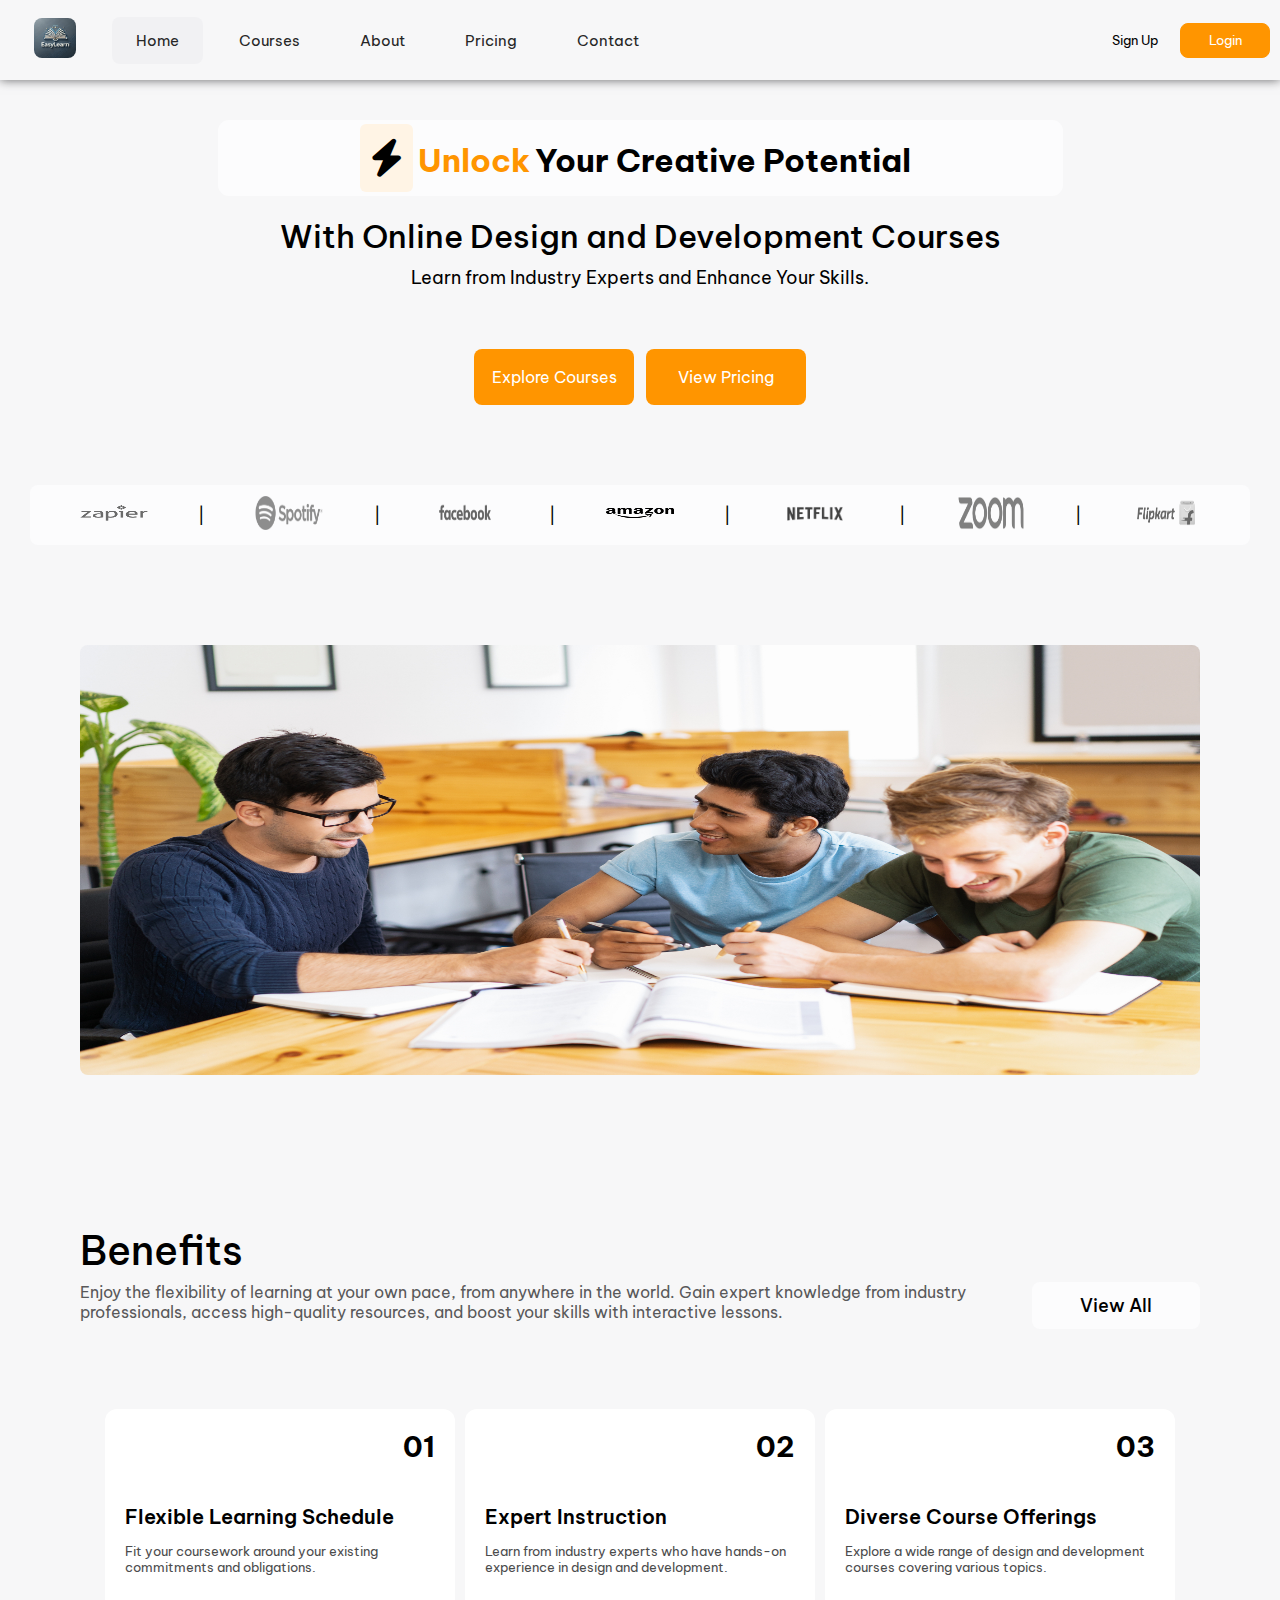
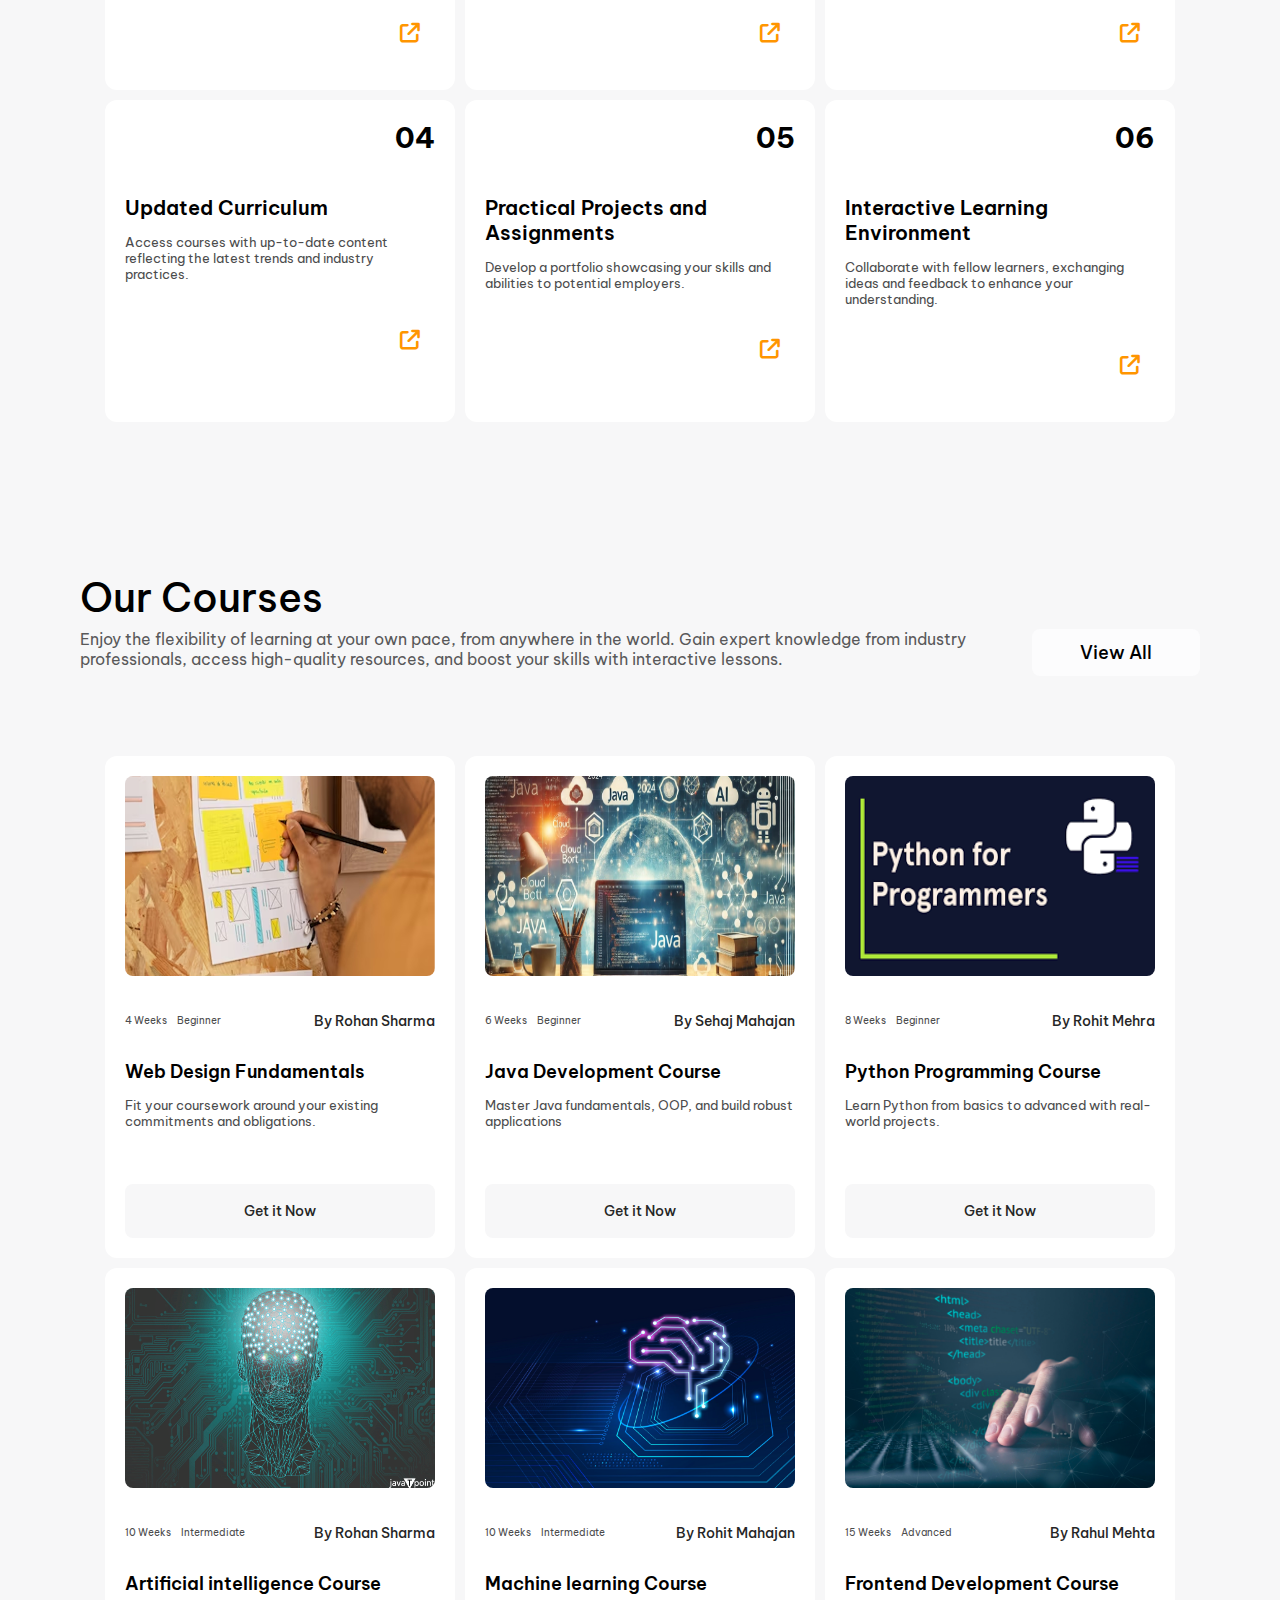
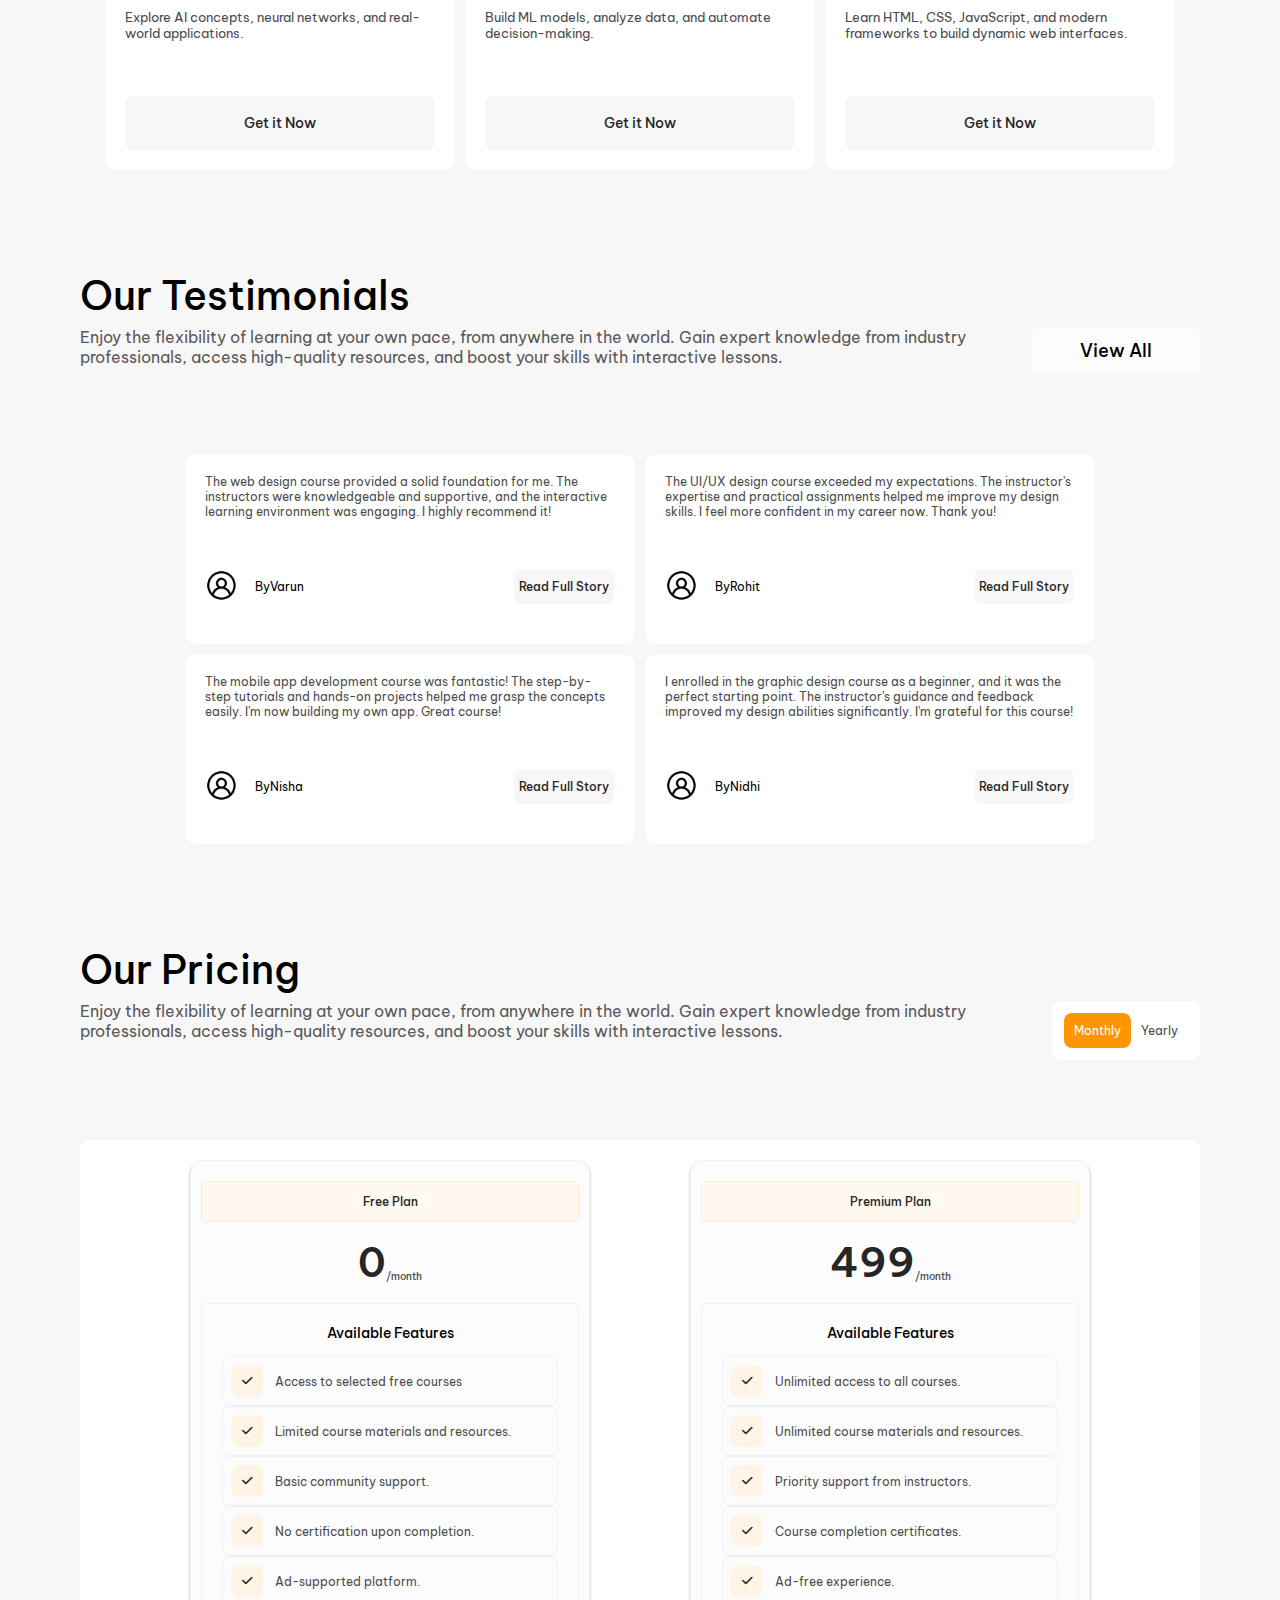
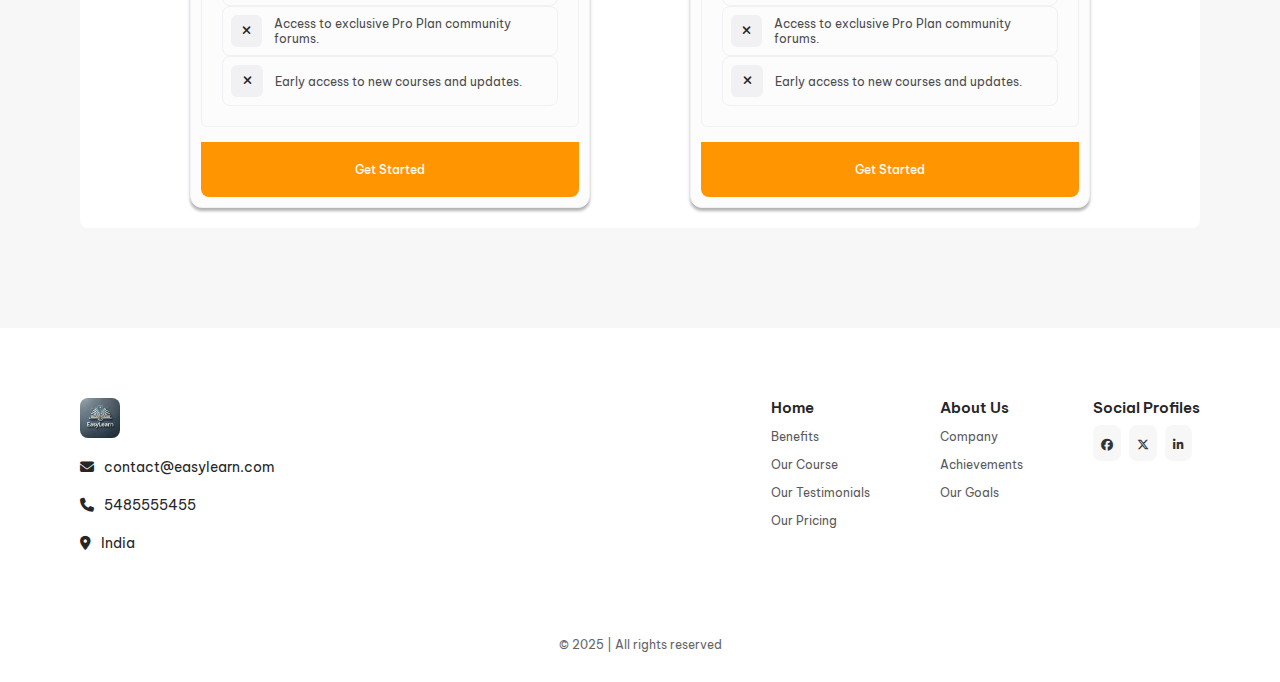
<file: index.html>
<!DOCTYPE html>
<html lang="en">

<head>
    <meta charset="UTF-8">
    <meta name="viewport" content="width=device-width, initial-scale=1.0">
    <link rel="preconnect" href="https://fonts.googleapis.com">
    <link rel="preconnect" href="https://fonts.gstatic.com" crossorigin>
    <link
        href="https://fonts.googleapis.com/css2?family=Be+Vietnam+Pro:ital,wght@0,100;0,200;0,300;0,400;0,500;0,600;0,700;0,800;0,900;1,100;1,200;1,300;1,400;1,500;1,600;1,700;1,800;1,900&family=Poppins:ital,wght@0,100;0,200;0,300;0,400;0,500;0,600;0,700;0,800;0,900;1,100;1,200;1,300;1,400;1,500;1,600;1,700;1,800;1,900&display=swap"
        rel="stylesheet">
    <link rel="stylesheet" href="https://cdnjs.cloudflare.com/ajax/libs/font-awesome/6.7.2/css/all.min.css"
        integrity="sha512-Evv84Mr4kqVGRNSgIGL/F/aIDqQb7xQ2vcrdIwxfjThSH8CSR7PBEakCr51Ck+w+/U6swU2Im1vVX0SVk9ABhg=="
        crossorigin="anonymous" referrerpolicy="no-referrer" />
    <link rel="icon" type="image/x-icon" href="images/favicon.ico">
    <link rel="stylesheet" href="style.css">
    <title>EasyLearn</title>
</head>

<body>
    <nav>
        <div id="nav-left">
            <ul>
                <li><i class="fa-solid fa-bars"></i></li>
                <li><img src="images/logo.png" alt=""></li>
                <li style="background-color: var(--white95);border-radius: 8px;"><a href="index.html">Home</a></li>
                <li><a href="./pages/courses/courses.html">Courses</a></li>
                <li><a href="./pages/about/about.html">About</a></li>
                <li><a href="./pages/pricing/pricing.html">Pricing</a></li>
                <li><a href="./pages/contact/contact.html">Contact</a></li>
            </ul>
        </div>
        <div id="nav-right">
            <ul>
                <li><a href="/pages/signUp/signUp.html"><button>Sign Up</button></a></li>
                <li><a href="/pages/login/login.html"><button>Login</button></a></li>
            </ul>
        </div>
    </nav>

    <section id="hero-section">
        <div class="container">
            <div id="hcs-1"><span><i class="fa-solid fa-bolt"></i></span><span>Unlock</span>Your Creative Potential
            </div>
            <div id="hcs-2">With Online Design and Development Courses</div>
            <div id="hcs-3">Learn from Industry Experts and Enhance Your Skills.</div>
            <div id="hcs-4"><a href="/pages/courses/courses.html"><button>Explore Courses</button></a><a href="/pages/pricing/pricing.html"><button>View Pricing</button></a></div>
        </div>
    </section>

    <section id="companies">
        <div><img src="images/zapier-logo.png" alt=""></div>
        <div class="separator">|</div>
        <div><img src="images/spotify-logo.png" alt=""></div>
        <div class="separator">|</div>
        <div><img src="images/facebook-logo.png" alt=""></div>
        <div class="separator">|</div>
        <div><img src="images/amazon-logo.png" alt=""></div>
        <div class="separator">|</div>
        <div><img src="images/netflix-logo.png" alt=""></div>
        <div class="separator">|</div>
        <div><img src="images/zoom-logo.png" alt=""></div>
        <div class="separator">|</div>
        <div><img src="images/flipkart-logo.png" alt=""></div>
    </section>

    <section id="banner">
        <img src="images/banner.jpg" alt="">
    </section>

    <section id="benefits">
        <div id="benefits-heading">Benefits</div>
        <div id="benefits-para">
            <p> Enjoy the flexibility of learning at your own pace, from anywhere in the world. Gain expert knowledge
                from industry professionals, access high-quality resources, and boost your skills with interactive
                lessons.</p>
            <a href="./pages/benefits/benefits.html"><button>View All</button></a>
        </div>
        <div id="benefits-cards">
            <div class="bc-card">
                <div class="bc-card-num">01</div>
                <div class="bc-card-heading">Flexible Learning Schedule</div>
                <div class="bc-card-para">Fit your coursework around your existing commitments and obligations.</div>
                <div class="bc-card-link"><i class="fa-solid fa-arrow-up-right-from-square"></i></div>
            </div>
            <div class="bc-card">
                <div class="bc-card-num">02</div>
                <div class="bc-card-heading">Expert Instruction</div>
                <div class="bc-card-para">Learn from industry experts who have hands-on experience in design and development.</div>
                <div class="bc-card-link"><i class="fa-solid fa-arrow-up-right-from-square"></i></div>
            </div>
            <div class="bc-card">
                <div class="bc-card-num">03</div>
                <div class="bc-card-heading">Diverse Course Offerings</div>
                <div class="bc-card-para">Explore a wide range of design and development courses covering various topics.</div>
                <div class="bc-card-link"><i class="fa-solid fa-arrow-up-right-from-square"></i></div>
            </div>
            <div class="bc-card">
                <div class="bc-card-num">04</div>
                <div class="bc-card-heading">Updated Curriculum</div>
                <div class="bc-card-para">Access courses with up-to-date content reflecting the latest trends and industry practices.</div>
                <div class="bc-card-link"><i class="fa-solid fa-arrow-up-right-from-square"></i></div>
            </div>
            <div class="bc-card">
                <div class="bc-card-num">05</div>
                <div class="bc-card-heading">Practical Projects and Assignments</div>
                <div class="bc-card-para">Develop a portfolio showcasing your skills and abilities to potential employers.</div>
                <div class="bc-card-link"><i class="fa-solid fa-arrow-up-right-from-square"></i></div>
            </div>
            <div class="bc-card">
                <div class="bc-card-num">06</div>
                <div class="bc-card-heading">Interactive Learning Environment</div>
                <div class="bc-card-para">Collaborate with fellow learners, exchanging ideas and feedback to enhance your understanding.</div>
                <div class="bc-card-link"><i class="fa-solid fa-arrow-up-right-from-square"></i></div>
            </div>
        </div>
    </section>

    <section id="courses">
        <div id="courses-heading">Our Courses</div>
        <div id="courses-para">
            <p> Enjoy the flexibility of learning at your own pace, from anywhere in the world. Gain expert knowledge
                from industry professionals, access high-quality resources, and boost your skills with interactive
                lessons.</p>
            <a href="./pages/courses/courses.html"><button>View All</button></a>
        </div>
        <div id="courses-cards">

            <div class="cc-card">
                <div class="cc-card-img"><img src="images/course.png" alt=""></div>
                <div class="cc-card-brief">
                    <div class="cc-card-brief-left">
                        <div class="cc-card-brief-duration">4 Weeks</div>
                        <div class="cc-card-brief-proficiency">Beginner</div>
                    </div>
                    <div class="cc-card-brief-right">
                        <div class="cc-card-brief-author"><span>By </span><span>Rohan Sharma</span></div>
                    </div>
                </div>
                <div class="cc-card-heading">Web Design Fundamentals</div>
                <div class="cc-card-para">Fit your coursework around your existing commitments and obligations.</div>
                <button class="cc-card-button">Get it Now</button>
            </div>
            <div class="cc-card">
                <div class="cc-card-img"><img src="images/java-image.png" alt=""></div>
                <div class="cc-card-brief">
                    <div class="cc-card-brief-left">
                        <div class="cc-card-brief-duration">6 Weeks</div>
                        <div class="cc-card-brief-proficiency">Beginner</div>
                    </div>
                    <div class="cc-card-brief-right">
                        <div class="cc-card-brief-author"><span>By </span><span>Sehaj Mahajan</span></div>
                    </div>
                </div>
                <div class="cc-card-heading">Java Development Course</div>
                <div class="cc-card-para">Master Java fundamentals, OOP, and build robust applications</div>
                <button class="cc-card-button">Get it Now</button>
            </div>
            <div class="cc-card">
                <div class="cc-card-img"><img src="images/python-image.png" alt=""></div>
                <div class="cc-card-brief">
                    <div class="cc-card-brief-left">
                        <div class="cc-card-brief-duration">8 Weeks</div>
                        <div class="cc-card-brief-proficiency">Beginner</div>
                    </div>
                    <div class="cc-card-brief-right">
                        <div class="cc-card-brief-author"><span>By </span><span>Rohit Mehra</span></div>
                    </div>
                </div>
                <div class="cc-card-heading">Python Programming Course</div>
                <div class="cc-card-para">Learn Python from basics to advanced with real-world projects.</div>
                <button class="cc-card-button">Get it Now</button>
            </div>
            <div class="cc-card">
                <div class="cc-card-img"><img src="images/artificial-intelligence-image.png" alt=""></div>
                <div class="cc-card-brief">
                    <div class="cc-card-brief-left">
                        <div class="cc-card-brief-duration">10 Weeks</div>
                        <div class="cc-card-brief-proficiency">Intermediate</div>
                    </div>
                    <div class="cc-card-brief-right">
                        <div class="cc-card-brief-author"><span>By </span><span>Rohan Sharma</span></div>
                    </div>
                </div>
                <div class="cc-card-heading">Artificial intelligence Course</div>
                <div class="cc-card-para">Explore AI concepts, neural networks, and real-world applications.</div>
                <button class="cc-card-button">Get it Now</button>
            </div>
            <div class="cc-card">
                <div class="cc-card-img"><img src="images/machine-learning-image.png" alt=""></div>
                <div class="cc-card-brief">
                    <div class="cc-card-brief-left">
                        <div class="cc-card-brief-duration">10 Weeks</div>
                        <div class="cc-card-brief-proficiency">Intermediate</div>
                    </div>
                    <div class="cc-card-brief-right">
                        <div class="cc-card-brief-author"><span>By </span><span>Rohit Mahajan</span></div>
                    </div>
                </div>
                <div class="cc-card-heading">Machine learning Course</div>
                <div class="cc-card-para">Build ML models, analyze data, and automate decision-making.</div>
                <button class="cc-card-button">Get it Now</button>
            </div>
            <div class="cc-card">
                <div class="cc-card-img"><img src="images/frontend-course-image.jpg" alt=""></div>
                <div class="cc-card-brief">
                    <div class="cc-card-brief-left">
                        <div class="cc-card-brief-duration">15 Weeks</div>
                        <div class="cc-card-brief-proficiency">Advanced</div>
                    </div>
                    <div class="cc-card-brief-right">
                        <div class="cc-card-brief-author"><span>By </span><span>Rahul Mehta</span></div>
                    </div>
                </div>
                <div class="cc-card-heading">Frontend Development Course</div>
                <div class="cc-card-para">Learn HTML, CSS, JavaScript, and modern frameworks to build dynamic web interfaces.</div>
                <button class="cc-card-button">Get it Now</button>
            </div>
        </div>
    </section>

    <section id="testimonials">
        <div id="testimonials-heading">Our Testimonials</div>
        <div id="testimonials-para">
            <p> Enjoy the flexibility of learning at your own pace, from anywhere in the world. Gain expert knowledge
                from industry professionals, access high-quality resources, and boost your skills with interactive
                lessons.</p>
            <a href="./pages/testimonials/testimonials.html"><button>View All</button></a>
        </div>
        <div id="testimonials-cards">
            <div class="tc-card">
                <div class="tc-card-para">The web design course provided a solid foundation for me. The instructors were knowledgeable and supportive, and the interactive learning environment was engaging. I highly recommend it!</div>
                <div class="tc-card-brief">
                    <div class="tc-card-brief-left">
                        <img src="images/testimonial-image.png" alt="" class="tc-card-brief-img">
                        <div class="tc-card-brief-author"><span>By</span><span>Varun</span></div>
                    </div>
                    <div class="tc-card-brief-right">
                        <button class="tc-card-button">Read Full Story</button>
                    </div>
                </div>
            </div>
            <div class="tc-card">
                <div class="tc-card-para">The UI/UX design course exceeded my expectations. The instructor's expertise and practical assignments helped me improve my design skills. I feel more confident in my career now. Thank you!</div>
                <div class="tc-card-brief">
                    <div class="tc-card-brief-left">
                        <img src="images/testimonial-image.png" alt="" class="tc-card-brief-img">
                        <div class="tc-card-brief-author"><span>By</span><span>Rohit</span></div>
                    </div>
                    <div class="tc-card-brief-right">
                        <button class="tc-card-button">Read Full Story</button>
                    </div>
                </div>
            </div>
            <div class="tc-card">
                <div class="tc-card-para">The mobile app development course was fantastic! The step-by-step tutorials and hands-on projects helped me grasp the concepts easily. I'm now building my own app. Great course!</div>
                <div class="tc-card-brief">
                    <div class="tc-card-brief-left">
                        <img src="images/testimonial-image.png" alt="" class="tc-card-brief-img">
                        <div class="tc-card-brief-author"><span>By</span><span>Nisha</span></div>
                    </div>
                    <div class="tc-card-brief-right">
                        <button class="tc-card-button">Read Full Story</button>
                    </div>
                </div>
            </div>
            <div class="tc-card">
                <div class="tc-card-para">I enrolled in the graphic design course as a beginner, and it was the perfect starting point. The instructor's guidance and feedback improved my design abilities significantly. I'm grateful for this course!</div>
                <div class="tc-card-brief">
                    <div class="tc-card-brief-left">
                        <img src="images/testimonial-image.png" alt="" class="tc-card-brief-img">
                        <div class="tc-card-brief-author"><span>By</span><span>Nidhi</span></div>
                    </div>
                    <div class="tc-card-brief-right">
                        <button class="tc-card-button">Read Full Story</button>
                    </div>
                </div>
            </div>
        </div>
    </section>

    <section id="pricing">
        <div id="pricing-heading">Our Pricing</div>
        <div id="pricing-para">
            <p> Enjoy the flexibility of learning at your own pace, from anywhere in the world. Gain expert knowledge
                from industry professionals, access high-quality resources, and boost your skills with interactive
                lessons.</p>
            <div id="filter">
                <button class="active" id="monthly-btn">Monthly</button>
                <button id="yearly-btn">Yearly</button>
            </div>
        </div>
        <div id="pricing-cards">
            <div class="pc-card">
                <div class="pc-card-heading">Free Plan</div>
                <div class="pc-card-pricing"><span id="price-free">0</span><sub id="duration-free">/month</sub></div>
                <div class="pc-card-features">
                    <div class="pc-card-features-heading">Available Features</div>
                    <div class="pc-card-features-list">
                        <div class="checked"><span><i class="fa-solid fa-check"></i></span><span>Access to selected free
                                courses</span></div>
                        <div class="checked"><span><i class="fa-solid fa-check"></i></span><span>Limited course materials and resources.</span></div>
                        <div class="checked"><span><i class="fa-solid fa-check"></i></span><span>Basic community support.</span></div>
                        <div class="checked"><span><i class="fa-solid fa-check"></i></span><span>No certification upon completion.</span></div>
                        <div class="checked"><span><i class="fa-solid fa-check"></i></span><span>Ad-supported platform.</span></div>
                        <div class="un-checked"><span><i class="fa-solid fa-xmark"></i></span><span>Access to exclusive Pro Plan community forums.</span></div>
                        <div class="un-checked"><span><i class="fa-solid fa-xmark"></i></i></span><span>Early access to new courses and updates.</span></div>
                    </div>
                </div>
                <button>Get Started</button>
            </div>
            <div class="pc-card">
                <div class="pc-card-heading">Premium Plan</div>
                <div class="pc-card-pricing"><span id="price-premium">499</span><sub id="duration-premium">/month</sub></div>
                <div class="pc-card-features">
                    <div class="pc-card-features-heading">Available Features</div>
                    <div class="pc-card-features-list">
                        <div class="checked"><span><i class="fa-solid fa-check"></i></span><span>Unlimited access to all courses.</span></div>
                        <div class="checked"><span><i class="fa-solid fa-check"></i></span><span>Unlimited course materials and resources.</span></div>
                        <div class="checked"><span><i class="fa-solid fa-check"></i></span><span>Priority support from instructors.</span></div>
                        <div class="checked"><span><i class="fa-solid fa-check"></i></span><span>Course completion certificates.</span></div>
                        <div class="checked"><span><i class="fa-solid fa-check"></i></span><span>Ad-free experience.</span></div>
                        <div class="un-checked"><span><i class="fa-solid fa-xmark"></i></span><span>Access to exclusive Pro Plan community forums.</span></div>
                        <div class="un-checked"><span><i class="fa-solid fa-xmark"></i></i></span><span>Early access to new courses and updates.</span></div>
                    </div>
                </div>
                <button>Get Started</button>
            </div>
        </div>
    </section>

    <footer>
        <div id="footer-top">
            <div id="footer-top-left">
                <div id="logo"><img src="../../images/logo.png" alt=""></div>
                <div id="email"><span><i class="fa-solid fa-envelope"></i></span><span>contact@easylearn.com</span>
                </div>
                <div id="phone"><span><i class="fa-solid fa-phone"></i></span><span>5485555455</span></div>
                <div id="location"><span><i class="fa-solid fa-location-dot"></i></span><span>India</span></div>
            </div>
            <div id="footer-top-right">
                <div class="footer-sections">
                    <div class="footer-links-heading">Home</div>
                    <div class="footer-links"><a href="./pages/benefits/benefits.html">Benefits</a></div>
                    <div class="footer-links"><a href="./pages/courses/courses.html">Our Course</a></div>
                    <div class="footer-links"><a href="./pages/testimonials/testimonials.html">Our Testimonials</a></div>
                    <div class="footer-links"><a href="./pages/pricing/pricing.html">Our Pricing</a></div>
                </div>
                <div class="footer-sections">
                    <div class="footer-links-heading">About Us</div>
                    <div class="footer-links"><a href="./pages/about/about.html">Company</a></div>
                    <div class="footer-links"><a href="./pages/about/about.html">Achievements</a></div>
                    <div class="footer-links"><a href="./pages/about/about.html">Our Goals</a></div>
                </div>
                <div class="footer-sections">
                    <div class="footer-links-heading">Social Profiles</div>
                    <div class="social-profiles">
                        <div class="footer-links"><a href="#"><i class="fa-brands fa-facebook"></i></a></div>
                        <div class="footer-links"><a href="#"><i class="fa-brands fa-x-twitter"></i></a></div>
                        <div class="footer-links"><a href="#"><i class="fa-brands fa-linkedin-in"></i></a></div>
                    </div>
                </div>
            </div>
        </div>
        <div id="footer-bottom">&copy 2025 | All rights reserved</div>
    </footer>

    <script src="script.js"></script>
</body>

</html>
</file>
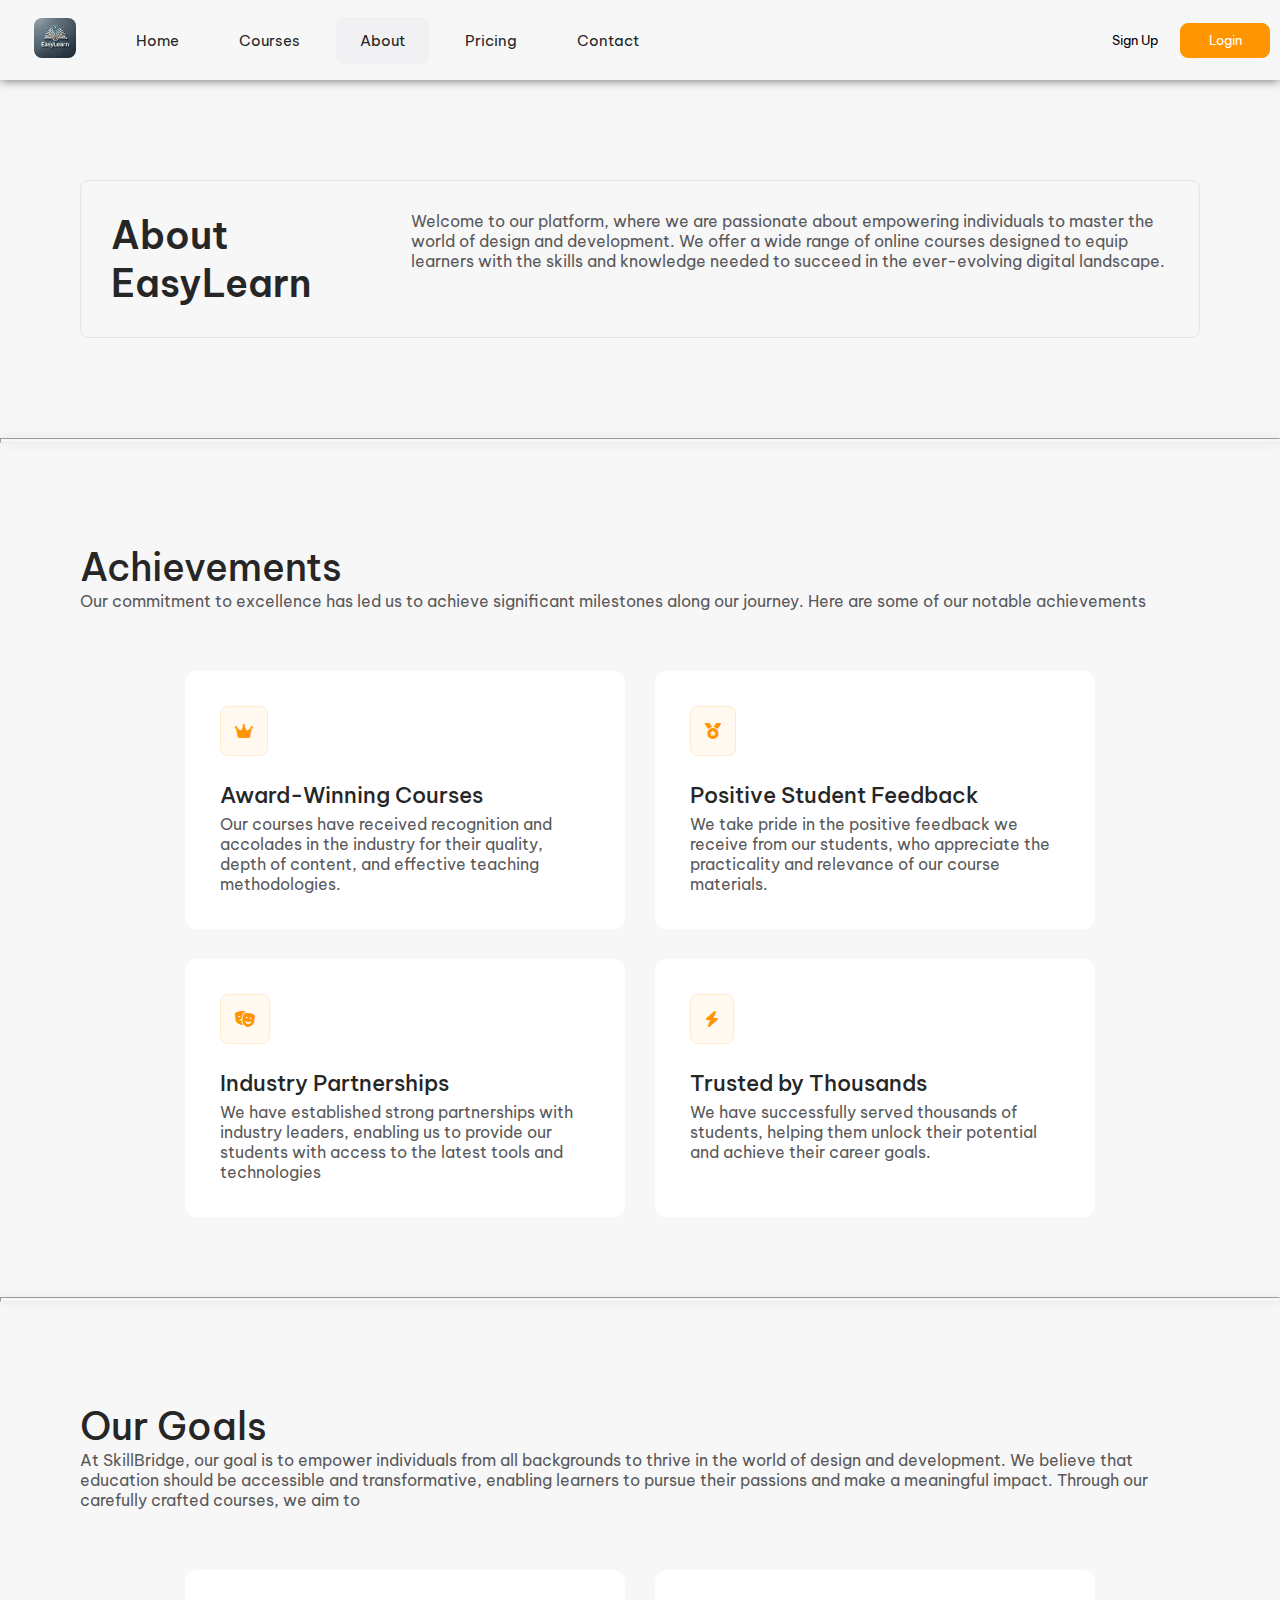
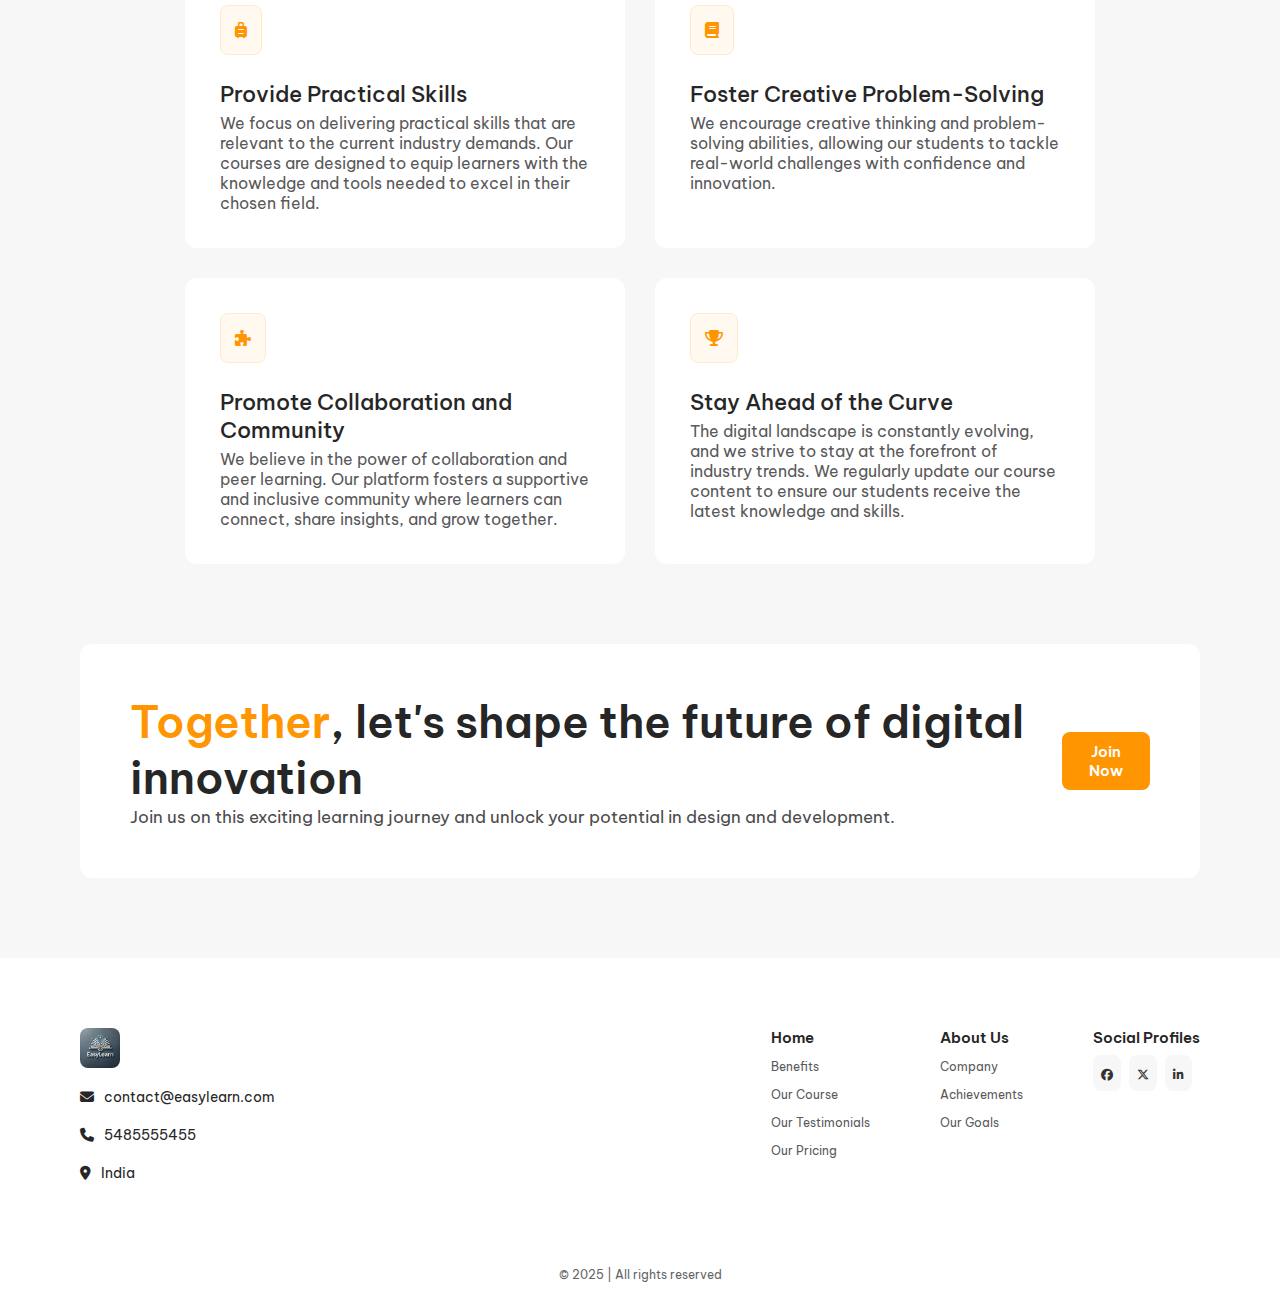
<file: pages/about/about.html>
<!DOCTYPE html>
<html lang="en">

<head>
    <meta charset="UTF-8">
    <meta name="viewport" content="width=device-width, initial-scale=1.0">
    <link rel="preconnect" href="https://fonts.googleapis.com">
    <link rel="preconnect" href="https://fonts.gstatic.com" crossorigin>
    <link
        href="https://fonts.googleapis.com/css2?family=Be+Vietnam+Pro:ital,wght@0,100;0,200;0,300;0,400;0,500;0,600;0,700;0,800;0,900;1,100;1,200;1,300;1,400;1,500;1,600;1,700;1,800;1,900&family=Poppins:ital,wght@0,100;0,200;0,300;0,400;0,500;0,600;0,700;0,800;0,900;1,100;1,200;1,300;1,400;1,500;1,600;1,700;1,800;1,900&display=swap"
        rel="stylesheet">
    <link rel="stylesheet" href="https://cdnjs.cloudflare.com/ajax/libs/font-awesome/6.7.2/css/all.min.css"
        integrity="sha512-Evv84Mr4kqVGRNSgIGL/F/aIDqQb7xQ2vcrdIwxfjThSH8CSR7PBEakCr51Ck+w+/U6swU2Im1vVX0SVk9ABhg=="
        crossorigin="anonymous" referrerpolicy="no-referrer" />
    <link rel="icon" type="image/x-icon" href="../../images/favicon.ico">
    <link rel="stylesheet" href="about.css">
    <title>EasyLearn</title>
</head>

<body>
    <nav>
        <div id="nav-left">
            <ul>
                <li><i class="fa-solid fa-bars"></i></li>
                <li><img src="../../images/logo.png" alt=""></li>
                <li><a href="/index.html">Home</a></li>
                <li><a href="../courses/courses.html">Courses</a></li>
                <li style="background-color: var(--white95);border-radius: 8px;"><a href="../about/about.html">About</a>
                </li>
                <li><a href="../pricing/pricing.html">Pricing</a></li>
                <li><a href="../contact/contact.html">Contact</a></li>
            </ul>
        </div>
        <div id="nav-right">
            <ul>
                <li><a href="../signUp/signUp.html"><button>Sign Up</button></a></li>
                <li><a href="../login/login.html"><button>Login</button></a></li>
            </ul>
        </div>
    </nav>

    <section id="hero-section">
        <div id="hs-heading">About EasyLearn</div>
        <div id="hs-para">Welcome to our platform, where we are passionate about empowering individuals to master the
            world of design and development. We offer a wide range of online courses designed to equip learners with the
            skills and knowledge needed to succeed in the ever-evolving digital landscape.</div>
    </section>

    <hr>

    <section class="section">
        <div class="section-heading">Achievements</div>
        <div class="section-para">Our commitment to excellence has led us to achieve significant milestones along our
            journey. Here are some of our notable achievements</div>
        <div class="section-cards">

            <div class="sc-card">
                <div class="sc-card-icon"><i class="fa-solid fa-crown"></i></div>
                <div class="sc-card-heading">Award-Winning Courses</div>
                <div class="sc-card-para">Our courses have received recognition and accolades in the industry for their
                    quality, depth of content, and effective teaching methodologies.</div>
            </div>

            <div class="sc-card">
                <div class="sc-card-icon"><i class="fa-solid fa-medal"></i></div>
                <div class="sc-card-heading">Positive Student Feedback</div>
                <div class="sc-card-para">We take pride in the positive feedback we receive from our students, who
                    appreciate the practicality and relevance of our course materials.</div>
            </div>

            <div class="sc-card">
                <div class="sc-card-icon"><i class="fa-solid fa-masks-theater"></i></div>
                <div class="sc-card-heading">Industry Partnerships</div>
                <div class="sc-card-para">We have established strong partnerships with industry leaders, enabling us to
                    provide our students with access to the latest tools and technologies</div>
            </div>

            <div class="sc-card">
                <div class="sc-card-icon"><i class="fa-solid fa-bolt"></i></div>
                <div class="sc-card-heading">Trusted by Thousands</div>
                <div class="sc-card-para">We have successfully served thousands of students, helping them unlock their
                    potential and achieve their career goals.</div>
            </div>
        </div>
    </section>

    <hr>

    <section class="section">
        <div class="section-heading">Our Goals</div>
        <div class="section-para">At SkillBridge, our goal is to empower individuals from all backgrounds to thrive in
            the world of design and development. We believe that education should be accessible and transformative,
            enabling learners to pursue their passions and make a meaningful impact.
            Through our carefully crafted courses, we aim to</div>
        <div class="section-cards">

            <div class="sc-card">
                <div class="sc-card-icon"><i class="fa-solid fa-suitcase-rolling"></i></div>
                <div class="sc-card-heading">Provide Practical Skills</div>
                <div class="sc-card-para">We focus on delivering practical skills that are relevant to the current
                    industry demands. Our courses are designed to equip learners with the knowledge and tools needed to
                    excel in their chosen field.</div>
            </div>

            <div class="sc-card">
                <div class="sc-card-icon"><i class="fa-solid fa-book"></i></div>
                <div class="sc-card-heading">Foster Creative Problem-Solving</div>
                <div class="sc-card-para">We encourage creative thinking and problem-solving abilities, allowing our
                    students to tackle real-world challenges with confidence and innovation.</div>
            </div>

            <div class="sc-card">
                <div class="sc-card-icon"><i class="fa-solid fa-puzzle-piece"></i></div>
                <div class="sc-card-heading">Promote Collaboration and Community</div>
                <div class="sc-card-para">We believe in the power of collaboration and peer learning. Our platform
                    fosters a supportive and inclusive community where learners can connect, share insights, and grow
                    together.</div>
            </div>

            <div class="sc-card">
                <div class="sc-card-icon"><i class="fa-solid fa-trophy"></i></div>
                <div class="sc-card-heading">Stay Ahead of the Curve</div>
                <div class="sc-card-para">The digital landscape is constantly evolving, and we strive to stay at the
                    forefront of industry trends. We regularly update our course content to ensure our students receive
                    the latest knowledge and skills.</div>
            </div>
        </div>
    </section>

    <section id="join">
        <div id="join-left">
            <div id="join-heading"><span>Together</span><span>, let's shape the future of digital innovation</span>
            </div>
            <div id="join-para">Join us on this exciting learning journey and unlock your potential in design and
                development.</div>
        </div>
        <div id="join-right">
            <button id="join-button">Join Now</button>
        </div>

    </section>

    <footer>
        <div id="footer-top">
            <div id="footer-top-left">
                <div id="logo"><img src="../../images/logo.png" alt=""></div>
                <div id="email"><span><i class="fa-solid fa-envelope"></i></span><span>contact@easylearn.com</span>
                </div>
                <div id="phone"><span><i class="fa-solid fa-phone"></i></span><span>5485555455</span></div>
                <div id="location"><span><i class="fa-solid fa-location-dot"></i></span><span>India</span></div>
            </div>
            <div id="footer-top-right">
                <div class="footer-sections">
                    <div class="footer-links-heading">Home</div>
                    <div class="footer-links"><a href="../benefits/benefits.html">Benefits</a></div>
                    <div class="footer-links"><a href="../courses/courses.html">Our Course</a></div>
                    <div class="footer-links"><a href="../testimonials/testimonials.html">Our Testimonials</a></div>
                    <div class="footer-links"><a href="../pricing/pricing.html">Our Pricing</a></div>
                </div>
                <div class="footer-sections">
                    <div class="footer-links-heading">About Us</div>
                    <div class="footer-links"><a href="../about/about.html">Company</a></div>
                    <div class="footer-links"><a href="../about/about.html">Achievements</a></div>
                    <div class="footer-links"><a href="../about/about.html">Our Goals</a></div>
                </div>
                <div class="footer-sections">
                    <div class="footer-links-heading">Social Profiles</div>
                    <div class="social-profiles">
                        <div class="footer-links"><a href="#"><i class="fa-brands fa-facebook"></i></a></div>
                        <div class="footer-links"><a href="#"><i class="fa-brands fa-x-twitter"></i></a></div>
                        <div class="footer-links"><a href="#"><i class="fa-brands fa-linkedin-in"></i></a></div>
                    </div>
                </div>
            </div>
        </div>
        <div id="footer-bottom">&copy 2025 | All rights reserved</div>
    </footer>

    <script src="../../script.js"></script>
</body>

</html>
</file>
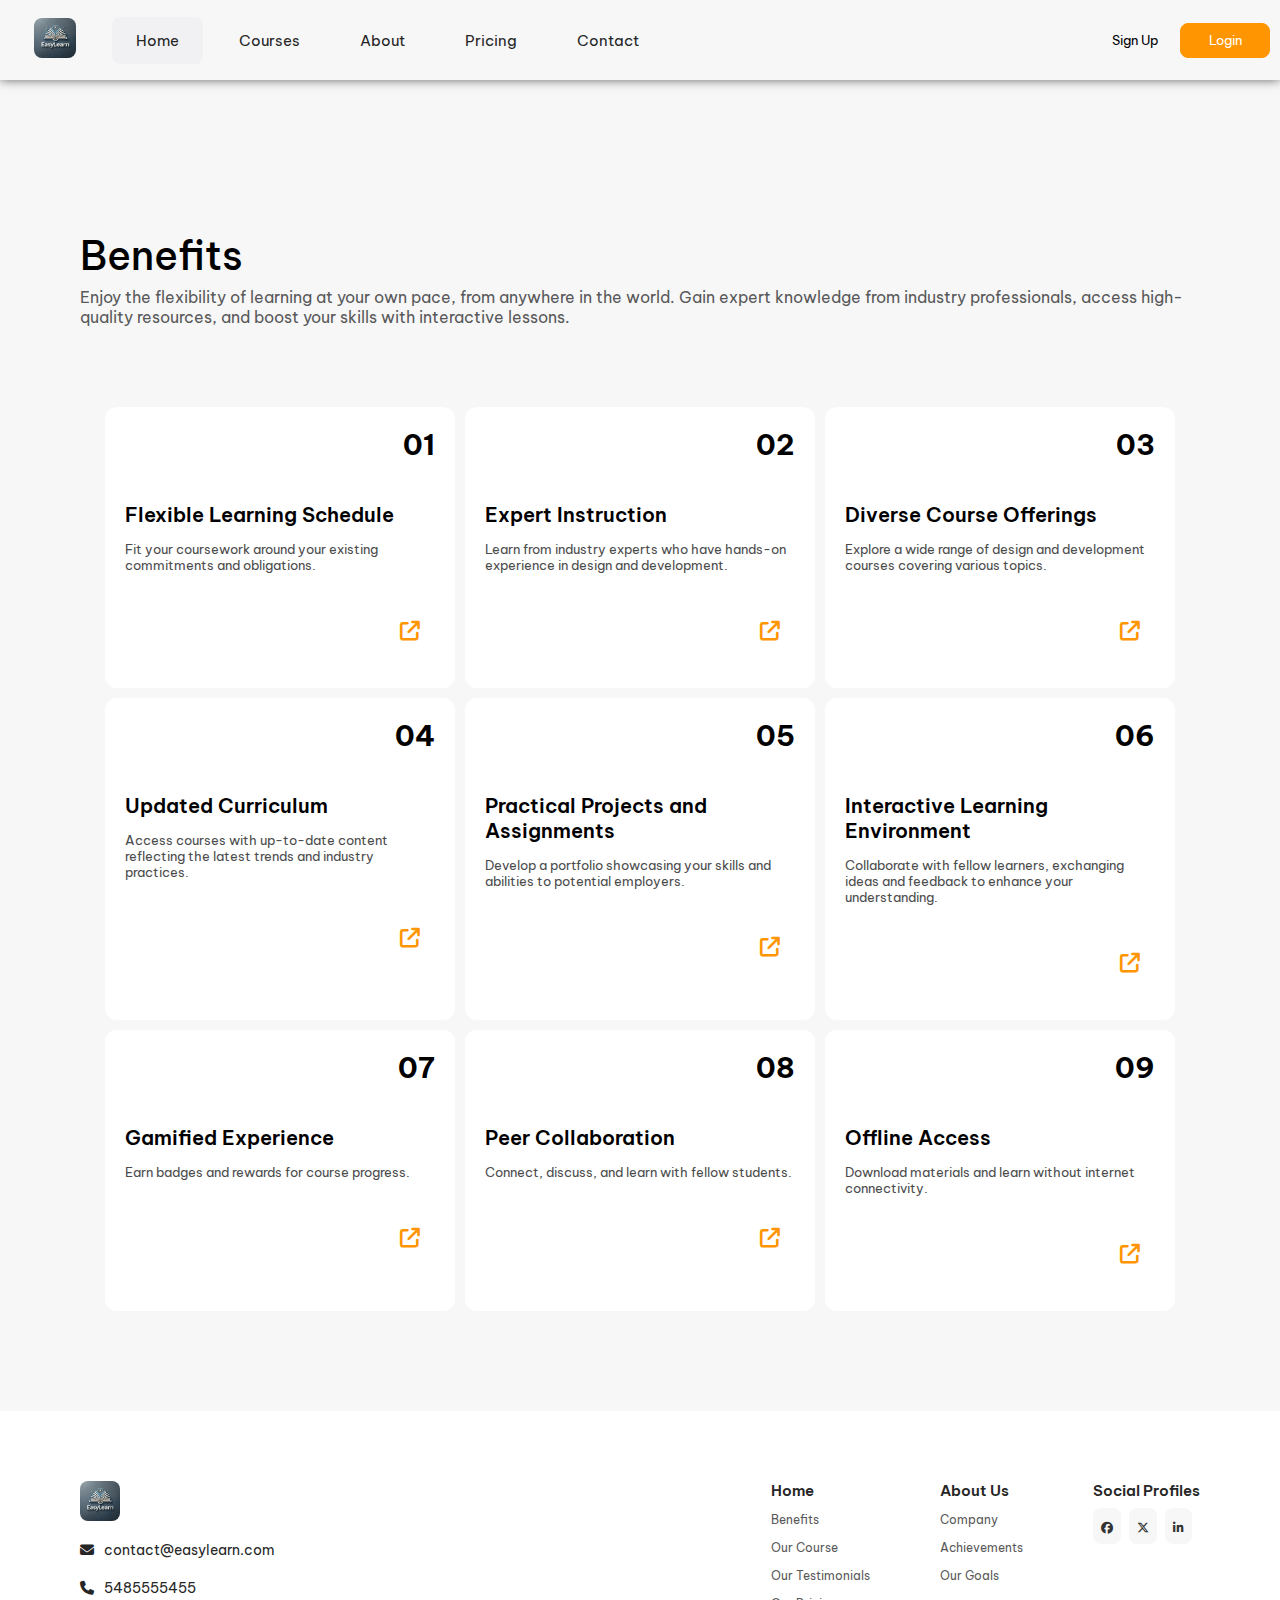
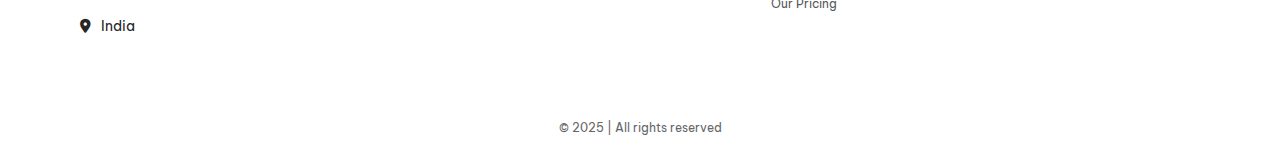
<file: pages/benefits/benefits.html>
<!DOCTYPE html>
<html lang="en">

<head>
    <meta charset="UTF-8">
    <meta name="viewport" content="width=device-width, initial-scale=1.0">
    <link rel="preconnect" href="https://fonts.googleapis.com">
    <link rel="preconnect" href="https://fonts.gstatic.com" crossorigin>
    <link
        href="https://fonts.googleapis.com/css2?family=Be+Vietnam+Pro:ital,wght@0,100;0,200;0,300;0,400;0,500;0,600;0,700;0,800;0,900;1,100;1,200;1,300;1,400;1,500;1,600;1,700;1,800;1,900&family=Poppins:ital,wght@0,100;0,200;0,300;0,400;0,500;0,600;0,700;0,800;0,900;1,100;1,200;1,300;1,400;1,500;1,600;1,700;1,800;1,900&display=swap"
        rel="stylesheet">
    <link rel="stylesheet" href="https://cdnjs.cloudflare.com/ajax/libs/font-awesome/6.7.2/css/all.min.css"
        integrity="sha512-Evv84Mr4kqVGRNSgIGL/F/aIDqQb7xQ2vcrdIwxfjThSH8CSR7PBEakCr51Ck+w+/U6swU2Im1vVX0SVk9ABhg=="
        crossorigin="anonymous" referrerpolicy="no-referrer" />
    <link rel="icon" type="image/x-icon" href="../../images/favicon.ico">
    <link rel="stylesheet" href="benefits.css">
    <title>EasyLearn</title>
</head>

<body>
    <nav>
        <div id="nav-left">
            <ul>
                <li><i class="fa-solid fa-bars"></i></li>
                <li><img src="../../images/logo.png" alt=""></li>
                <li style="background-color: var(--white95);border-radius: 8px;"><a href="../../index.html">Home</a></li>
                <li><a href="../../pages/courses/courses.html">Courses</a></li>
                <li><a href="../../pages/about/about.html">About</a></li>
                <li><a href="../../pages/pricing/pricing.html">Pricing</a></li>
                <li><a href="../../pages/contact/contact.html">Contact</a></li>
            </ul>
        </div>
        <div id="nav-right">
            <ul>
                <li><a href="../../pages/signUp/signUp.html"><button>Sign Up</button></a></li>
                <li><a href="../../pages/login/login.html"><button>Login</button></a></li>
            </ul>
        </div>
    </nav>

    <section id="benefits">
        <div id="benefits-heading">Benefits</div>
        <div id="benefits-para">
            <p> Enjoy the flexibility of learning at your own pace, from anywhere in the world. Gain expert knowledge
                from industry professionals, access high-quality resources, and boost your skills with interactive
                lessons.</p>
        </div>
        <div id="benefits-cards">
            <div class="bc-card">
                <div class="bc-card-num">01</div>
                <div class="bc-card-heading">Flexible Learning Schedule</div>
                <div class="bc-card-para">Fit your coursework around your existing commitments and obligations.</div>
                <div class="bc-card-link"><i class="fa-solid fa-arrow-up-right-from-square"></i></div>
            </div>
            <div class="bc-card">
                <div class="bc-card-num">02</div>
                <div class="bc-card-heading">Expert Instruction</div>
                <div class="bc-card-para">Learn from industry experts who have hands-on experience in design and development.</div>
                <div class="bc-card-link"><i class="fa-solid fa-arrow-up-right-from-square"></i></div>
            </div>
            <div class="bc-card">
                <div class="bc-card-num">03</div>
                <div class="bc-card-heading">Diverse Course Offerings</div>
                <div class="bc-card-para">Explore a wide range of design and development courses covering various topics.</div>
                <div class="bc-card-link"><i class="fa-solid fa-arrow-up-right-from-square"></i></div>
            </div>
            <div class="bc-card">
                <div class="bc-card-num">04</div>
                <div class="bc-card-heading">Updated Curriculum</div>
                <div class="bc-card-para">Access courses with up-to-date content reflecting the latest trends and industry practices.</div>
                <div class="bc-card-link"><i class="fa-solid fa-arrow-up-right-from-square"></i></div>
            </div>
            <div class="bc-card">
                <div class="bc-card-num">05</div>
                <div class="bc-card-heading">Practical Projects and Assignments</div>
                <div class="bc-card-para">Develop a portfolio showcasing your skills and abilities to potential employers.</div>
                <div class="bc-card-link"><i class="fa-solid fa-arrow-up-right-from-square"></i></div>
            </div>
            <div class="bc-card">
                <div class="bc-card-num">06</div>
                <div class="bc-card-heading">Interactive Learning Environment</div>
                <div class="bc-card-para">Collaborate with fellow learners, exchanging ideas and feedback to enhance your understanding.</div>
                <div class="bc-card-link"><i class="fa-solid fa-arrow-up-right-from-square"></i></div>
            </div>
            <div class="bc-card">
                <div class="bc-card-num">07</div>
                <div class="bc-card-heading">Gamified Experience</div>
                <div class="bc-card-para">Earn badges and rewards for course progress.</div>
                <div class="bc-card-link"><i class="fa-solid fa-arrow-up-right-from-square"></i></div>
            </div>
            <div class="bc-card">
                <div class="bc-card-num">08</div>
                <div class="bc-card-heading">Peer Collaboration </div>
                <div class="bc-card-para"> Connect, discuss, and learn with fellow students.</div>
                <div class="bc-card-link"><i class="fa-solid fa-arrow-up-right-from-square"></i></div>
            </div>
            <div class="bc-card">
                <div class="bc-card-num">09</div>
                <div class="bc-card-heading">Offline Access</div>
                <div class="bc-card-para">Download materials and learn without internet connectivity.</div>
                <div class="bc-card-link"><i class="fa-solid fa-arrow-up-right-from-square"></i></div>
            </div>
        </div>
    </section>

    <footer>
        <div id="footer-top">
            <div id="footer-top-left">
                <div id="logo"><img src="../../images/logo.png" alt=""></div>
                <div id="email"><span><i class="fa-solid fa-envelope"></i></span><span>contact@easylearn.com</span>
                </div>
                <div id="phone"><span><i class="fa-solid fa-phone"></i></span><span>5485555455</span></div>
                <div id="location"><span><i class="fa-solid fa-location-dot"></i></span><span>India</span></div>
            </div>
            <div id="footer-top-right">
                <div class="footer-sections">
                    <div class="footer-links-heading">Home</div>
                    <div class="footer-links"><a href="../benefits/benefits.html">Benefits</a></div>
                    <div class="footer-links"><a href="../courses/courses.html">Our Course</a></div>
                    <div class="footer-links"><a href="../testimonials/testimonials.html">Our Testimonials</a></div>
                    <div class="footer-links"><a href="../pricing/pricing.html">Our Pricing</a></div>
                </div>
                <div class="footer-sections">
                    <div class="footer-links-heading">About Us</div>
                    <div class="footer-links"><a href="../about/about.html">Company</a></div>
                    <div class="footer-links"><a href="../about/about.html">Achievements</a></div>
                    <div class="footer-links"><a href="../about/about.html">Our Goals</a></div>
                </div>
                <div class="footer-sections">
                    <div class="footer-links-heading">Social Profiles</div>
                    <div class="social-profiles">
                        <div class="footer-links"><a href="#"><i class="fa-brands fa-facebook"></i></a></div>
                        <div class="footer-links"><a href="#"><i class="fa-brands fa-x-twitter"></i></a></div>
                        <div class="footer-links"><a href="#"><i class="fa-brands fa-linkedin-in"></i></a></div>
                    </div>
                </div>
            </div>
        </div>
        <div id="footer-bottom">&copy 2025 | All rights reserved</div>
    </footer>

    <script src="../../script.js"></script>
</body>

</html>
</file>
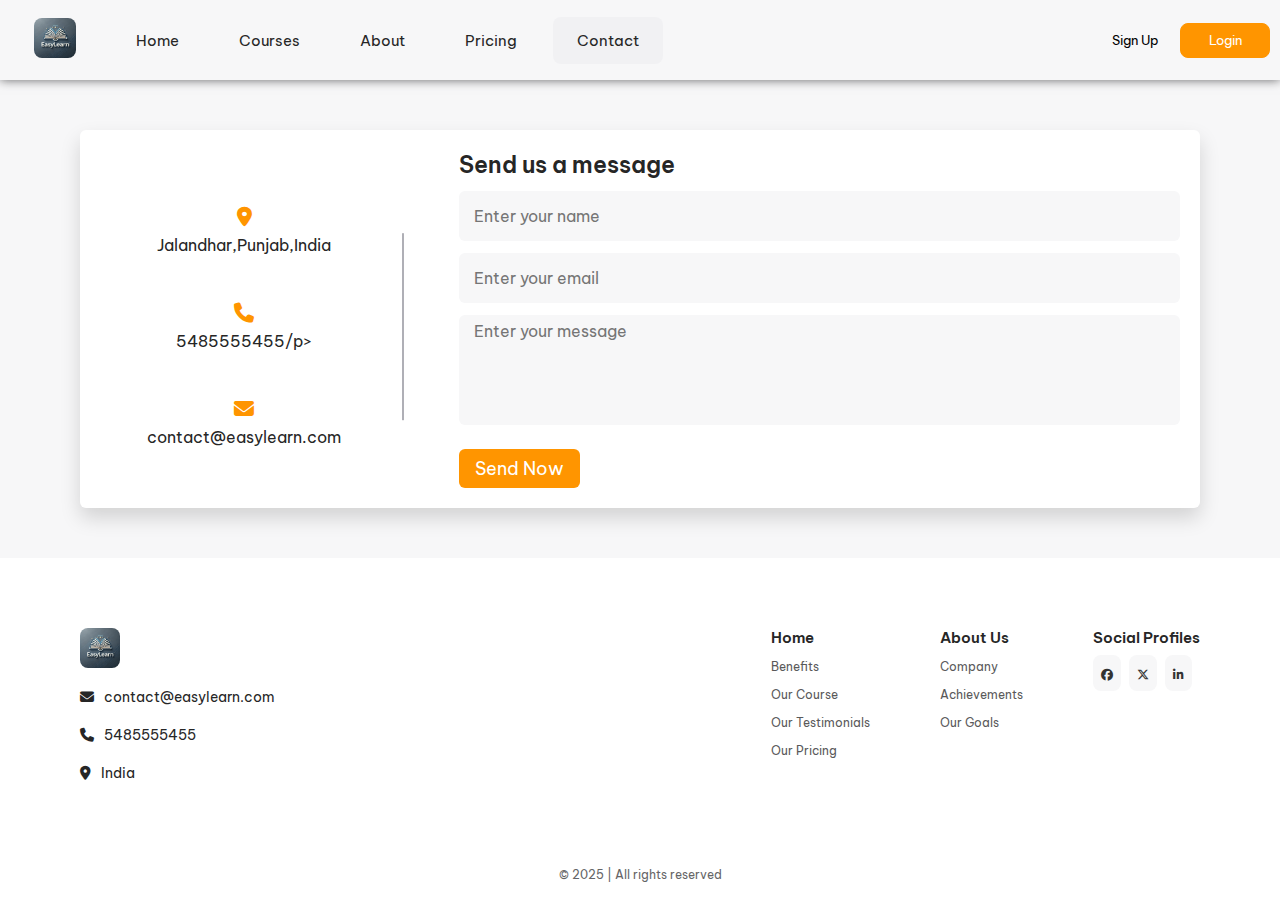
<file: pages/contact/contact.html>
<!DOCTYPE html>
<html lang="en">

<head>
    <meta charset="UTF-8">
    <meta name="viewport" content="width=device-width, initial-scale=1.0">
    <link rel="preconnect" href="https://fonts.googleapis.com">
    <link rel="preconnect" href="https://fonts.gstatic.com" crossorigin>
    <link
        href="https://fonts.googleapis.com/css2?family=Be+Vietnam+Pro:ital,wght@0,100;0,200;0,300;0,400;0,500;0,600;0,700;0,800;0,900;1,100;1,200;1,300;1,400;1,500;1,600;1,700;1,800;1,900&family=Poppins:ital,wght@0,100;0,200;0,300;0,400;0,500;0,600;0,700;0,800;0,900;1,100;1,200;1,300;1,400;1,500;1,600;1,700;1,800;1,900&display=swap"
        rel="stylesheet">
    <link rel="stylesheet" href="https://cdnjs.cloudflare.com/ajax/libs/font-awesome/6.7.2/css/all.min.css"
        integrity="sha512-Evv84Mr4kqVGRNSgIGL/F/aIDqQb7xQ2vcrdIwxfjThSH8CSR7PBEakCr51Ck+w+/U6swU2Im1vVX0SVk9ABhg=="
        crossorigin="anonymous" referrerpolicy="no-referrer" />
    <link rel="icon" type="image/x-icon" href="../../images/favicon.ico">
    <link rel="stylesheet" href="contact.css">
    <title>EasyLearn</title>
</head>

<body>
    <nav>
        <div id="nav-left">
            <ul>
                <li><i class="fa-solid fa-bars"></i></li>
                <li><img src="../../images/logo.png" alt=""></li>
                <li><a href="/index.html">Home</a></li>
                <li><a href="../courses/courses.html">Courses</a></li>
                <li><a href="../about/about.html">About</a></li>
                <li><a href="../pricing/pricing.html">Pricing</a></li>
                <li style="background-color: var(--white95);border-radius: 8px;"><a
                        href="../contact/contact.html">Contact</a></li>
            </ul>
        </div>
        <div id="nav-right">
            <ul>
                <li><a href="../signUp/signUp.html"><button>Sign Up</button></a></li>
                <li><a href="../login/login.html"><button>Login</button></a></li>
            </ul>
        </div>
    </nav>

    <div class="contactContainer">
        <div class="content">
            <div class="contactInfo">
                <div class="address">
                    <i class="fa-solid fa-location-dot"></i>
                    <p> Jalandhar,Punjab,India</p>
                </div>
                <div class="phone">
                    <i class="fa-solid fa-phone"></i>
                    <p>5485555455/p>
                </div>
                <div class="email">
                    <i class="fa-solid fa-envelope"></i>
                    <p>contact@easylearn.com</p>
                </div>
            </div>
            <div class="message">
                <h1>Send us a message</h1>
                <p></p>
                <form id="contactForm" action="#">
                    <div class="inputField">
                        <input type="text" placeholder="Enter your name" id="name" maxlength="40">
                    </div>
                    <div class="inputField">
                        <input type="email" placeholder="Enter your email" id="email" maxlength="25">
                    </div>
                    <div class="inputField messageField">
                        <textarea id="message" cols="30" rows="5" placeholder="Enter your message"
                            maxlength="290"></textarea>
                    </div>
                    <div>
                        <button class="button" type="submit">Send Now</button>
                    </div>
                </form>

            </div>
        </div>
    </div>

    <footer>
        <div id="footer-top">
            <div id="footer-top-left">
                <div id="logo"><img src="../../images/logo.png" alt=""></div>
                <div id="email"><span><i class="fa-solid fa-envelope"></i></span><span>contact@easylearn.com</span>
                </div>
                <div id="phone"><span><i class="fa-solid fa-phone"></i></span><span>5485555455</span></div>
                <div id="location"><span><i class="fa-solid fa-location-dot"></i></span><span>India</span></div>
            </div>
            <div id="footer-top-right">
                <div class="footer-sections">
                    <div class="footer-links-heading">Home</div>
                    <div class="footer-links"><a href="../benefits/benefits.html">Benefits</a></div>
                    <div class="footer-links"><a href="../courses/courses.html">Our Course</a></div>
                    <div class="footer-links"><a href="../testimonials/testimonials.html">Our Testimonials</a></div>
                    <div class="footer-links"><a href="../pricing/pricing.html">Our Pricing</a></div>
                </div>
                <div class="footer-sections">
                    <div class="footer-links-heading">About Us</div>
                    <div class="footer-links"><a href="../about/about.html">Company</a></div>
                    <div class="footer-links"><a href="../about/about.html">Achievements</a></div>
                    <div class="footer-links"><a href="../about/about.html">Our Goals</a></div>
                </div>
                <div class="footer-sections">
                    <div class="footer-links-heading">Social Profiles</div>
                    <div class="social-profiles">
                        <div class="footer-links"><a href="#"><i class="fa-brands fa-facebook"></i></a></div>
                        <div class="footer-links"><a href="#"><i class="fa-brands fa-x-twitter"></i></a></div>
                        <div class="footer-links"><a href="#"><i class="fa-brands fa-linkedin-in"></i></a></div>
                    </div>
                </div>
            </div>
        </div>
        <div id="footer-bottom">&copy 2025 | All rights reserved</div>
    </footer>

    <script src="../../script.js"></script>
</body>

</html>
</file>
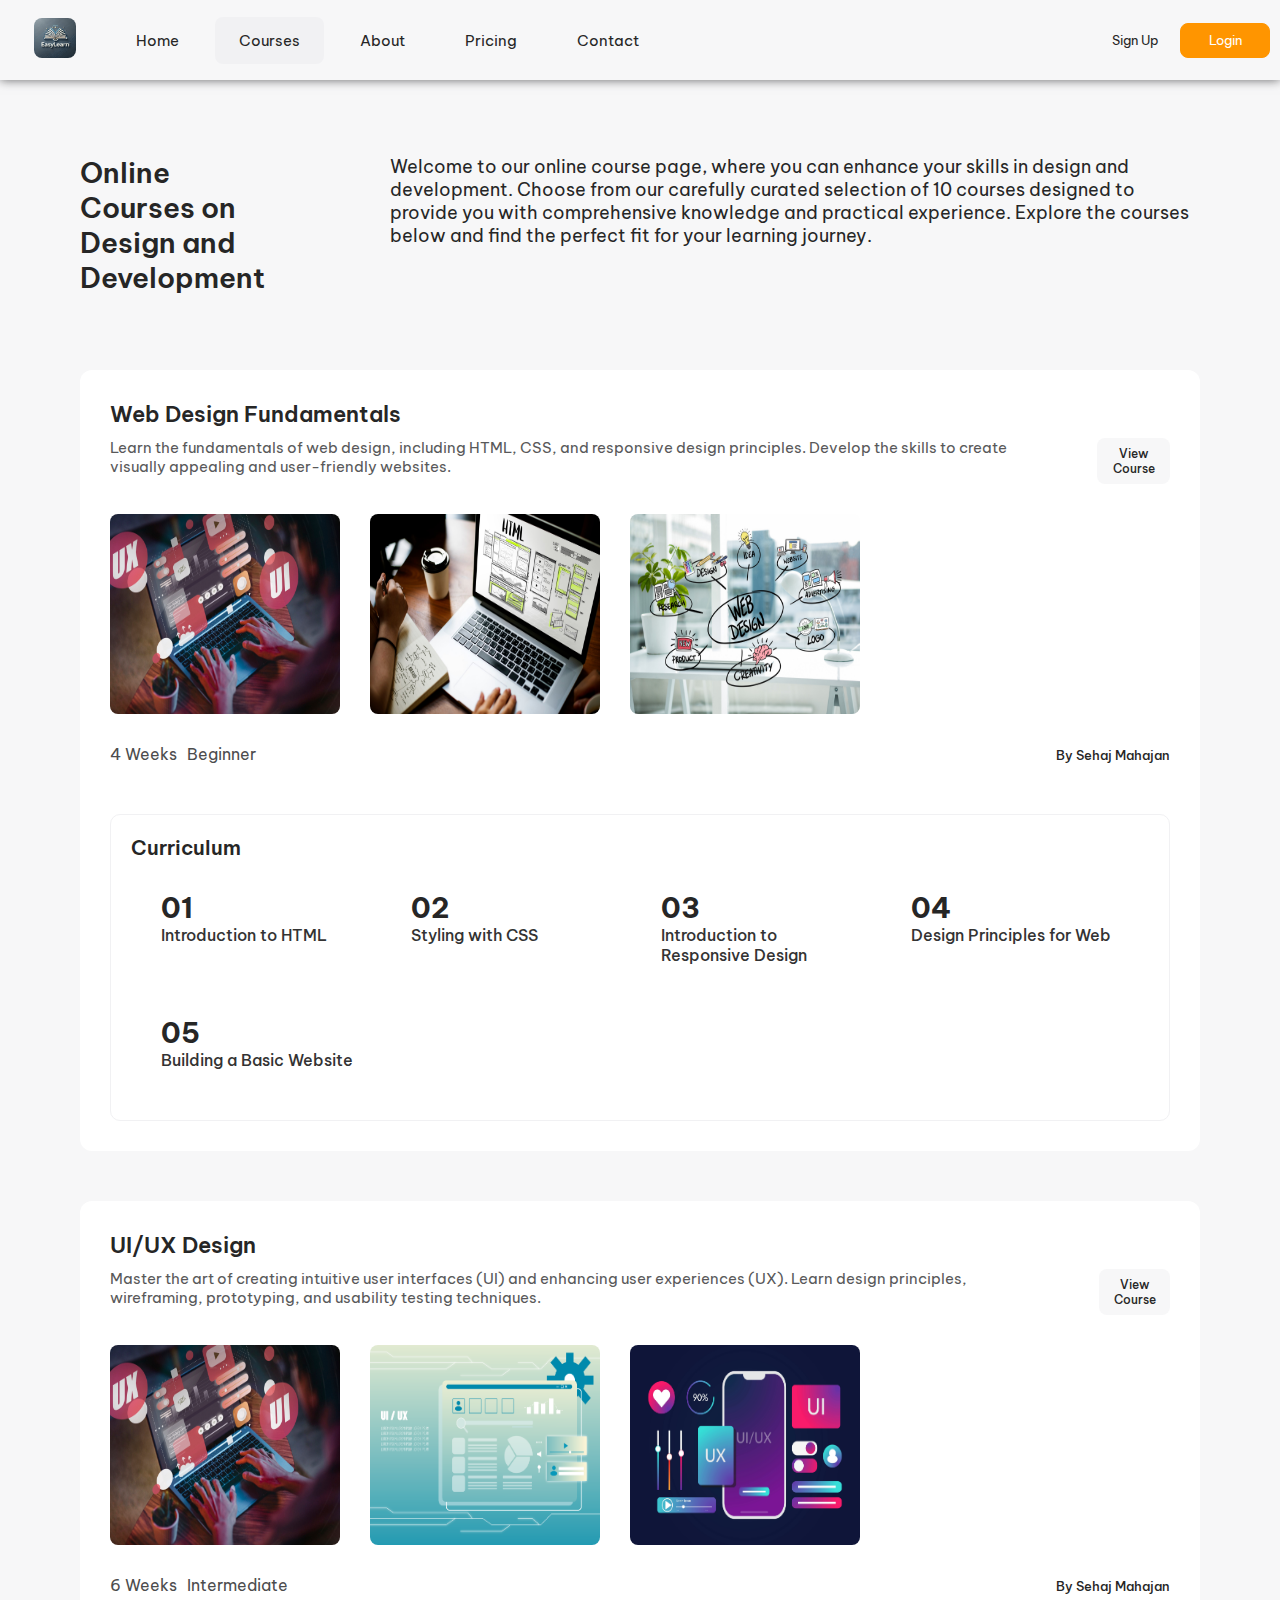
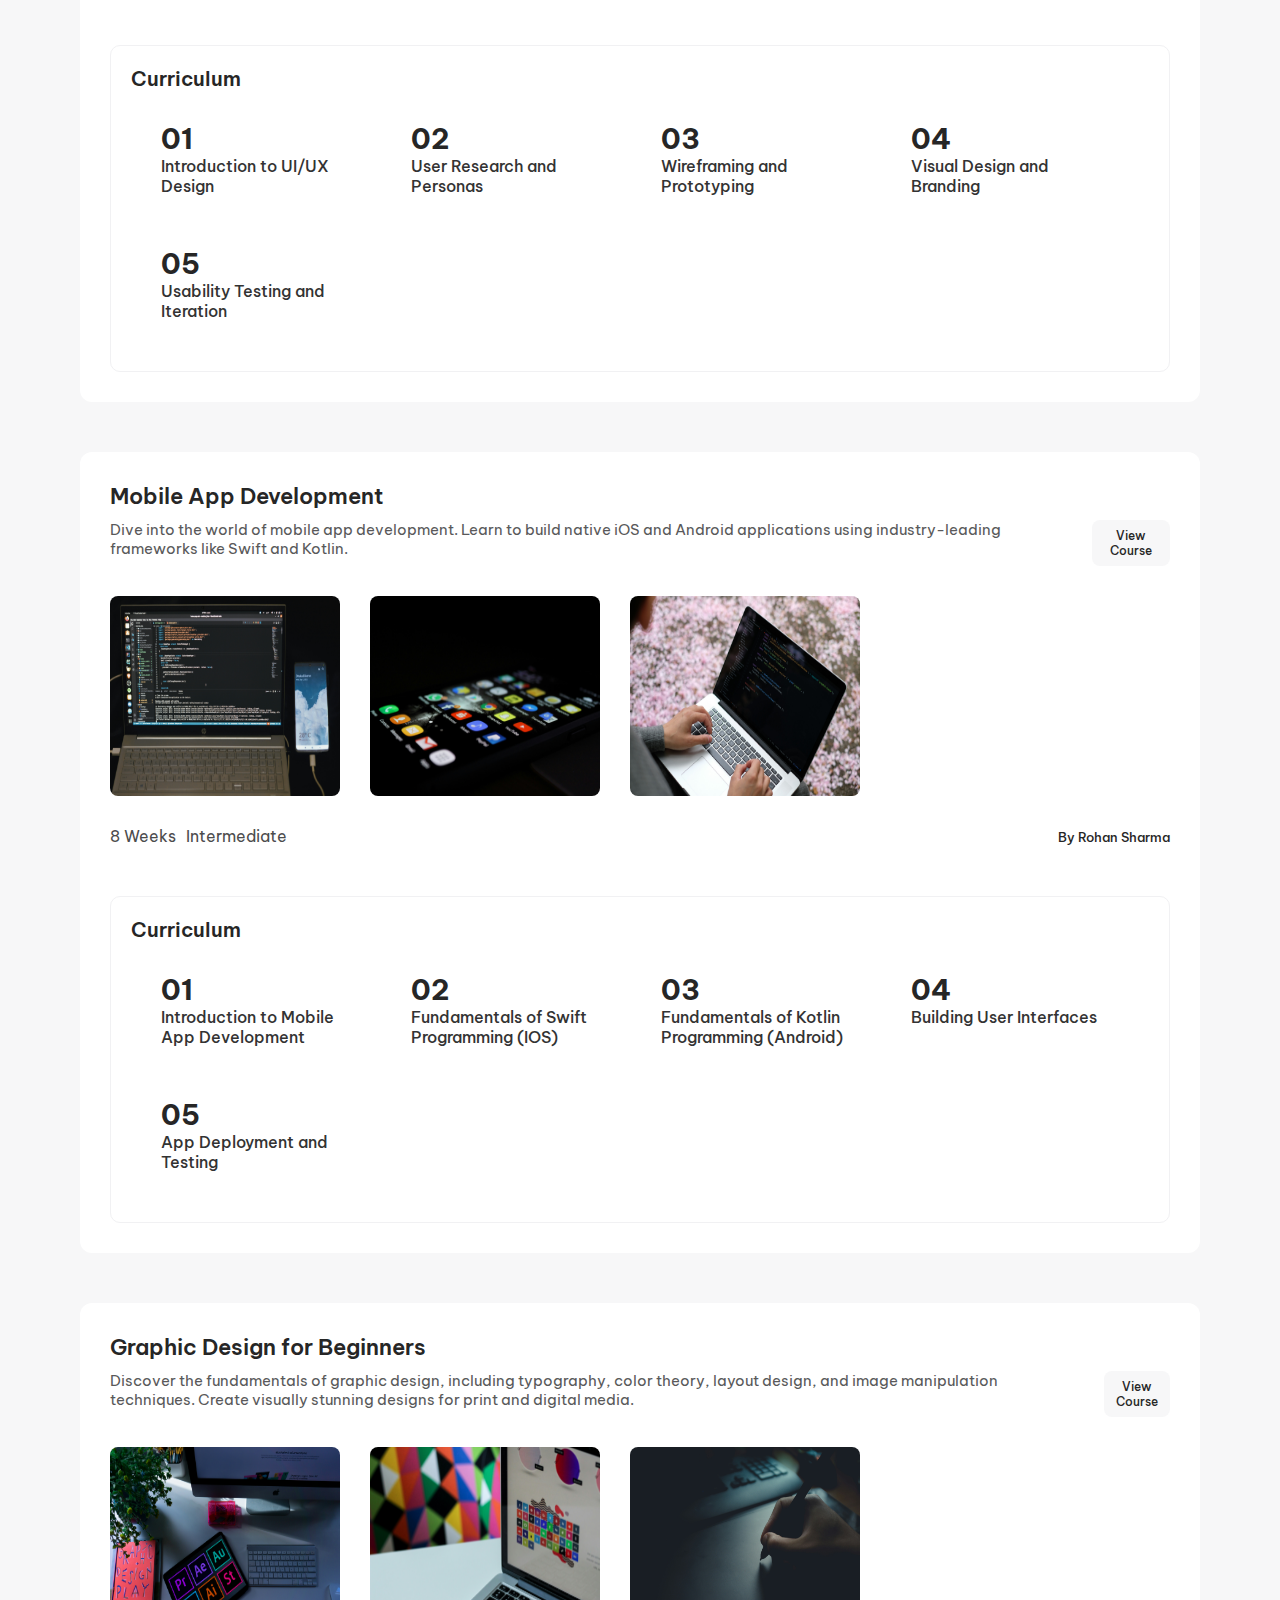
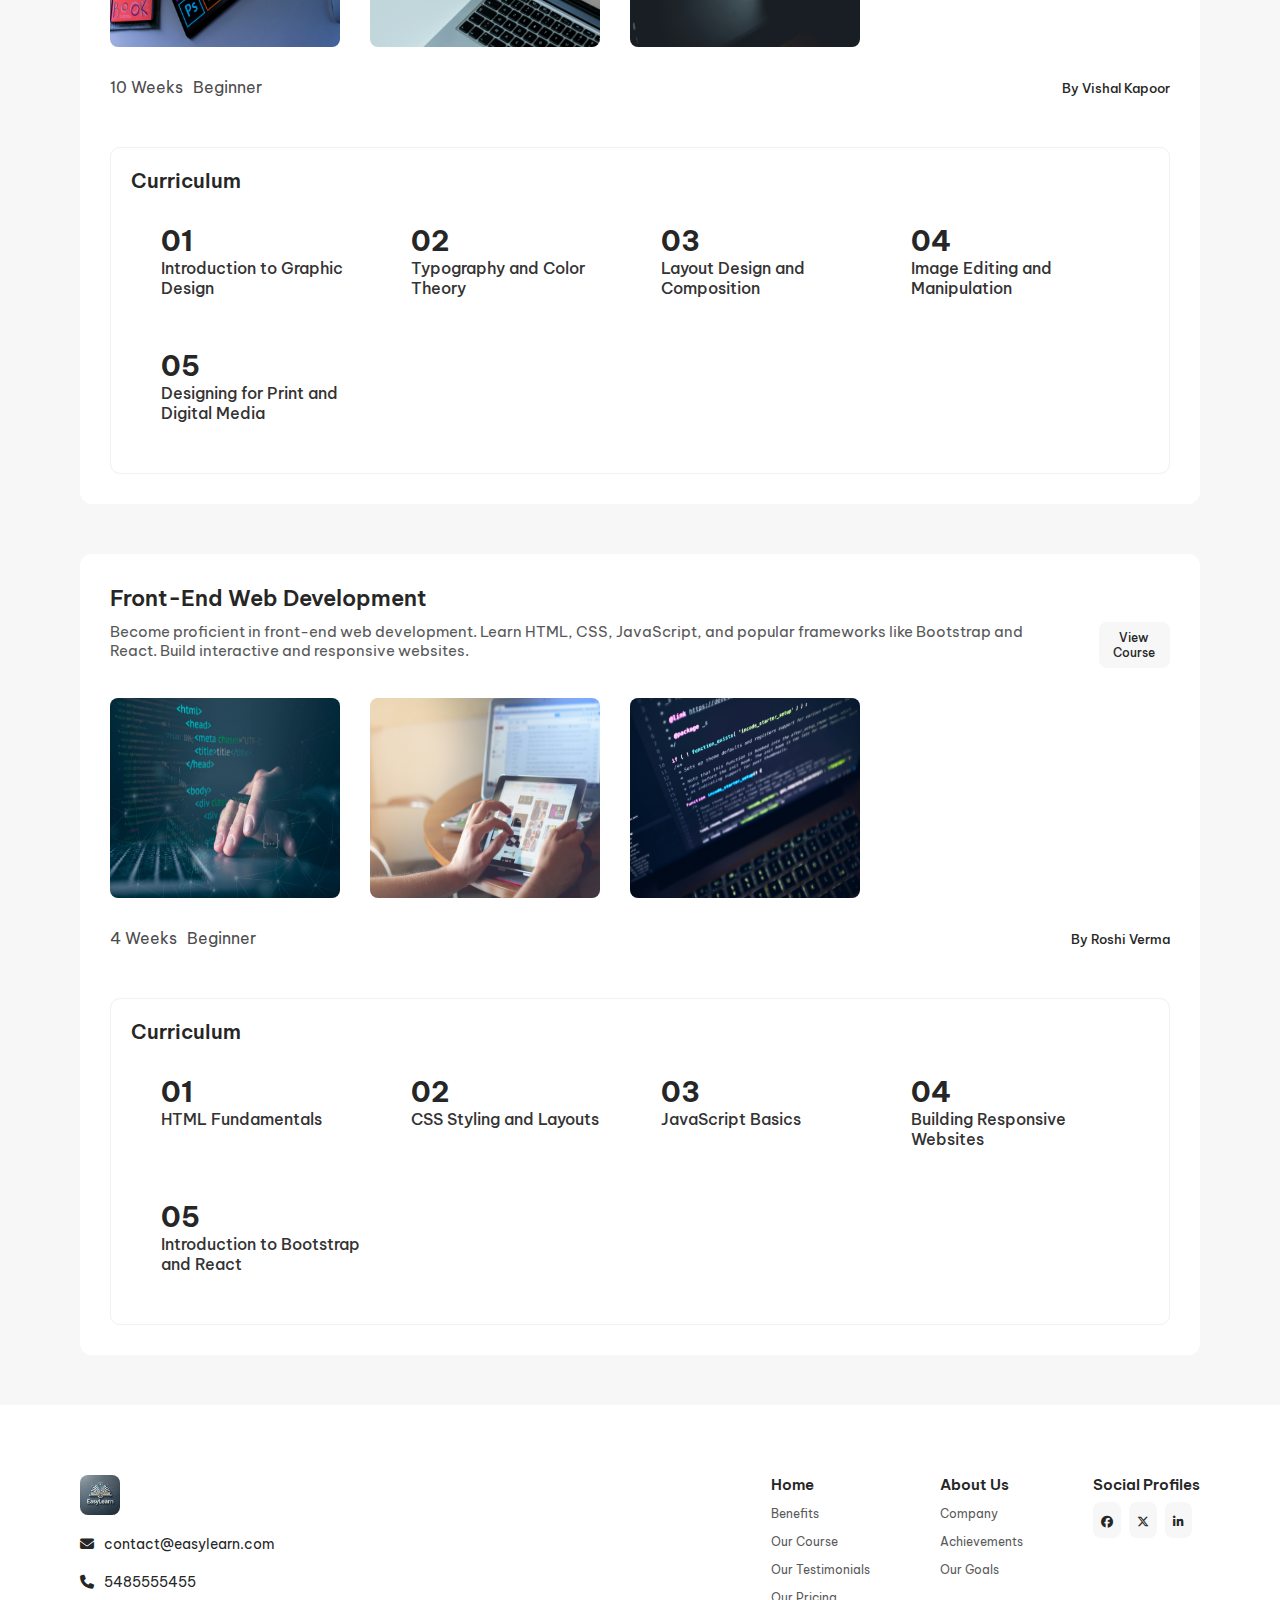
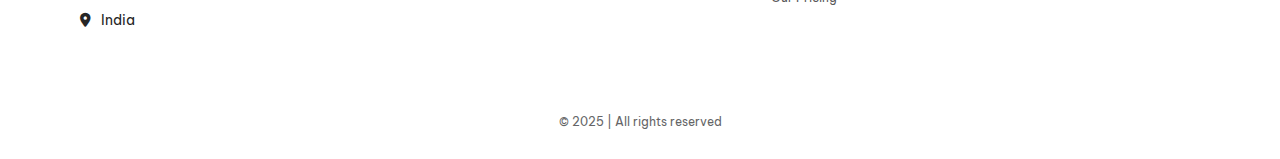
<file: pages/courses/courses.html>
<!DOCTYPE html>
<html lang="en">

<head>
    <meta charset="UTF-8">
    <meta name="viewport" content="width=device-width, initial-scale=1.0">
    <link rel="preconnect" href="https://fonts.googleapis.com">
    <link rel="preconnect" href="https://fonts.gstatic.com" crossorigin>
    <link
        href="https://fonts.googleapis.com/css2?family=Be+Vietnam+Pro:ital,wght@0,100;0,200;0,300;0,400;0,500;0,600;0,700;0,800;0,900;1,100;1,200;1,300;1,400;1,500;1,600;1,700;1,800;1,900&family=Poppins:ital,wght@0,100;0,200;0,300;0,400;0,500;0,600;0,700;0,800;0,900;1,100;1,200;1,300;1,400;1,500;1,600;1,700;1,800;1,900&display=swap"
        rel="stylesheet">
    <link rel="stylesheet" href="https://cdnjs.cloudflare.com/ajax/libs/font-awesome/6.7.2/css/all.min.css"
        integrity="sha512-Evv84Mr4kqVGRNSgIGL/F/aIDqQb7xQ2vcrdIwxfjThSH8CSR7PBEakCr51Ck+w+/U6swU2Im1vVX0SVk9ABhg=="
        crossorigin="anonymous" referrerpolicy="no-referrer" />
    <link rel="icon" type="image/x-icon" href="../../images/favicon.ico">
    <link rel="stylesheet" href="courses.css">
    <title>EasyLearn</title>
</head>

<body>
    <nav>
        <div id="nav-left">
            <ul>
                <li><i class="fa-solid fa-bars"></i></li>
                <li><img src="../../images/logo.png" alt=""></li>
                <li><a href="/index.html">Home</a></li>
                <li style="background-color: var(--white95);border-radius: 8px;"><a
                        href="../courses/courses.html">Courses</a></li>
                <li><a href="../about/about.html">About</a></li>
                <li><a href="../pricing/pricing.html">Pricing</a></li>
                <li><a href="../contact/contact.html">Contact</a></li>
            </ul>
        </div>
        <div id="nav-right">
            <ul>
                <li><a href="../signUp/signUp.html"><button>Sign Up</button></a></li>
                <li><a href="../login/login.html"><button>Login</button></a></li>
            </ul>
        </div>
    </nav>

    <section id="hero-section">
        <div id="hs-heading">Online Courses on Design and Development</div>
        <div id="hs-para">Welcome to our online course page, where you can enhance your skills in design and
            development. Choose from our carefully curated selection of 10 courses designed to provide you with
            comprehensive knowledge and practical experience. Explore the courses below and find the perfect fit for
            your learning journey.</div>
    </section>

    <section class="courses">
        <div class="courses-heading">Web Design Fundamentals</div>
        <div class="courses-para">
            <p> Learn the fundamentals of web design, including HTML, CSS, and responsive design principles. Develop the
                skills to create visually appealing and user-friendly websites.</p>
            <button>View Course</button>
        </div>
        <div class="courses-images">
            <img src="../../images/web-design-1.jpg" alt="">
            <img src="../../images/web-design-2.jpg" alt="">
            <img src="../../images/web-design-3.jpg" alt="">
        </div>
        <div class="courses-brief">
            <div class="courses-brief-left">
                <div class="courses-brief-duration">4 Weeks</div>
                <div class="courses-brief-proficiency">Beginner</div>
            </div>
            <div class="courses-brief-right">
                <div class="courses-brief-author"><span>By </span><span>Sehaj Mahajan</span></div>
            </div>
        </div>
        <div class="courses-curriculum">
            <div class="curriculum-heading">Curriculum</div>
            <div class="courses-curriculum-list-container">
                <div class="curriculum-list">
                    <div class="curriculum-list-number">01</div>
                    <div class="curriculum-list-description">Introduction to HTML</div>
                </div>
                <div class="curriculum-list">
                    <div class="curriculum-list-number">02</div>
                    <div class="curriculum-list-description">Styling with CSS</div>
                </div>
                <div class="curriculum-list">
                    <div class="curriculum-list-number">03</div>
                    <div class="curriculum-list-description">Introduction to Responsive Design</div>
                </div>
                <div class="curriculum-list">
                    <div class="curriculum-list-number">04</div>
                    <div class="curriculum-list-description">Design Principles for Web</div>
                </div>
                <div class="curriculum-list">
                    <div class="curriculum-list-number">05</div>
                    <div class="curriculum-list-description">Building a Basic Website</div>
                </div>
            </div>
        </div>
    </section>

    <section class="courses">
        <div class="courses-heading">UI/UX Design</div>
        <div class="courses-para">
            <p> Master the art of creating intuitive user interfaces (UI) and enhancing user experiences (UX). Learn
                design principles, wireframing, prototyping, and usability testing techniques.</p>
            <button>View Course</button>
        </div>
        <div class="courses-images">
            <img src="../../images/ui-ux-design-1.jpg" alt="">
            <img src="../../images/ui-ux-design-2.png" alt="">
            <img src="../../images/ui-ux-design-3.jpg" alt="">
        </div>
        <div class="courses-brief">
            <div class="courses-brief-left">
                <div class="courses-brief-duration">6 Weeks</div>
                <div class="courses-brief-proficiency">Intermediate</div>
            </div>
            <div class="courses-brief-right">
                <div class="courses-brief-author"><span>By </span><span>Sehaj Mahajan</span></div>
            </div>
        </div>
        <div class="courses-curriculum">
            <div class="curriculum-heading">Curriculum</div>
            <div class="courses-curriculum-list-container">
                <div class="curriculum-list">
                    <div class="curriculum-list-number">01</div>
                    <div class="curriculum-list-description">Introduction to UI/UX Design</div>
                </div>
                <div class="curriculum-list">
                    <div class="curriculum-list-number">02</div>
                    <div class="curriculum-list-description">User Research and Personas</div>
                </div>
                <div class="curriculum-list">
                    <div class="curriculum-list-number">03</div>
                    <div class="curriculum-list-description">Wireframing and Prototyping</div>
                </div>
                <div class="curriculum-list">
                    <div class="curriculum-list-number">04</div>
                    <div class="curriculum-list-description">Visual Design and Branding</div>
                </div>
                <div class="curriculum-list">
                    <div class="curriculum-list-number">05</div>
                    <div class="curriculum-list-description">Usability Testing and Iteration</div>
                </div>
            </div>
        </div>
    </section>

    <section class="courses">
        <div class="courses-heading">Mobile App Development</div>
        <div class="courses-para">
            <p> Dive into the world of mobile app development. Learn to build native iOS and Android applications using
                industry-leading frameworks like Swift and Kotlin.</p>
            <button>View Course</button>
        </div>
        <div class="courses-images">
            <img src="../../images/mobile-app-development-1.jpg" alt="">
            <img src="../../images/mobile-app-development-2.jpg" alt="">
            <img src="../../images/mobile-app-development-3.jpg" alt="">
        </div>
        <div class="courses-brief">
            <div class="courses-brief-left">
                <div class="courses-brief-duration">8 Weeks</div>
                <div class="courses-brief-proficiency">Intermediate</div>
            </div>
            <div class="courses-brief-right">
                <div class="courses-brief-author"><span>By </span><span>Rohan Sharma</span></div>
            </div>
        </div>
        <div class="courses-curriculum">
            <div class="curriculum-heading">Curriculum</div>
            <div class="courses-curriculum-list-container">
                <div class="curriculum-list">
                    <div class="curriculum-list-number">01</div>
                    <div class="curriculum-list-description">Introduction to Mobile App Development</div>
                </div>
                <div class="curriculum-list">
                    <div class="curriculum-list-number">02</div>
                    <div class="curriculum-list-description">Fundamentals of Swift Programming (IOS)</div>
                </div>
                <div class="curriculum-list">
                    <div class="curriculum-list-number">03</div>
                    <div class="curriculum-list-description">Fundamentals of Kotlin Programming (Android)</div>
                </div>
                <div class="curriculum-list">
                    <div class="curriculum-list-number">04</div>
                    <div class="curriculum-list-description">Building User Interfaces</div>
                </div>
                <div class="curriculum-list">
                    <div class="curriculum-list-number">05</div>
                    <div class="curriculum-list-description">App Deployment and Testing</div>
                </div>
            </div>
        </div>
    </section>

    <section class="courses">
        <div class="courses-heading">Graphic Design for Beginners</div>
        <div class="courses-para">
            <p> Discover the fundamentals of graphic design, including typography, color theory, layout design, and
                image manipulation techniques. Create visually stunning designs for print and digital media.</p>
            <button>View Course</button>
        </div>
        <div class="courses-images">
            <img src="../../images/graphic-design-1.jpg" alt="">
            <img src="../../images/graphic-design-2.jpg" alt="">
            <img src="../../images/graphic-design-3.jpg" alt="">
        </div>
        <div class="courses-brief">
            <div class="courses-brief-left">
                <div class="courses-brief-duration">10 Weeks</div>
                <div class="courses-brief-proficiency">Beginner</div>
            </div>
            <div class="courses-brief-right">
                <div class="courses-brief-author"><span>By </span><span>Vishal Kapoor</span></div>
            </div>
        </div>
        <div class="courses-curriculum">
            <div class="curriculum-heading">Curriculum</div>
            <div class="courses-curriculum-list-container">
                <div class="curriculum-list">
                    <div class="curriculum-list-number">01</div>
                    <div class="curriculum-list-description">Introduction to Graphic Design</div>
                </div>
                <div class="curriculum-list">
                    <div class="curriculum-list-number">02</div>
                    <div class="curriculum-list-description">Typography and Color Theory</div>
                </div>
                <div class="curriculum-list">
                    <div class="curriculum-list-number">03</div>
                    <div class="curriculum-list-description">Layout Design and Composition</div>
                </div>
                <div class="curriculum-list">
                    <div class="curriculum-list-number">04</div>
                    <div class="curriculum-list-description">Image Editing and Manipulation</div>
                </div>
                <div class="curriculum-list">
                    <div class="curriculum-list-number">05</div>
                    <div class="curriculum-list-description">Designing for Print and Digital Media</div>
                </div>
            </div>
        </div>
    </section>

    <section class="courses">
        <div class="courses-heading">Front-End Web Development</div>
        <div class="courses-para">
            <p> Become proficient in front-end web development. Learn HTML, CSS, JavaScript, and popular frameworks like
                Bootstrap and React. Build interactive and responsive websites.</p>
            <button>View Course</button>
        </div>
        <div class="courses-images">
            <img src="../../images/frontend-course-image.jpg" alt="">
            <img src="../../images/frontend-web-development-1.jpg" alt="">
            <img src="../../images/frontend-web-development-2.jpg" alt="">
        </div>
        <div class="courses-brief">
            <div class="courses-brief-left">
                <div class="courses-brief-duration">4 Weeks</div>
                <div class="courses-brief-proficiency">Beginner</div>
            </div>
            <div class="courses-brief-right">
                <div class="courses-brief-author"><span>By </span><span>Roshi Verma</span></div>
            </div>
        </div>
        <div class="courses-curriculum">
            <div class="curriculum-heading">Curriculum</div>
            <div class="courses-curriculum-list-container">
                <div class="curriculum-list">
                    <div class="curriculum-list-number">01</div>
                    <div class="curriculum-list-description">HTML Fundamentals</div>
                </div>
                <div class="curriculum-list">
                    <div class="curriculum-list-number">02</div>
                    <div class="curriculum-list-description">CSS Styling and Layouts</div>
                </div>
                <div class="curriculum-list">
                    <div class="curriculum-list-number">03</div>
                    <div class="curriculum-list-description">JavaScript Basics</div>
                </div>
                <div class="curriculum-list">
                    <div class="curriculum-list-number">04</div>
                    <div class="curriculum-list-description">Building Responsive Websites</div>
                </div>
                <div class="curriculum-list">
                    <div class="curriculum-list-number">05</div>
                    <div class="curriculum-list-description">Introduction to Bootstrap and React</div>
                </div>
            </div>
        </div>
    </section>

    <footer>
        <div id="footer-top">
            <div id="footer-top-left">
                <div id="logo"><img src="../../images/logo.png" alt=""></div>
                <div id="email"><span><i class="fa-solid fa-envelope"></i></span><span>contact@easylearn.com</span>
                </div>
                <div id="phone"><span><i class="fa-solid fa-phone"></i></span><span>5485555455</span></div>
                <div id="location"><span><i class="fa-solid fa-location-dot"></i></span><span>India</span></div>
            </div>
            <div id="footer-top-right">
                <div class="footer-sections">
                    <div class="footer-links-heading">Home</div>
                    <div class="footer-links"><a href="../benefits/benefits.html">Benefits</a></div>
                    <div class="footer-links"><a href="../courses/courses.html">Our Course</a></div>
                    <div class="footer-links"><a href="../testimonials/testimonials.html">Our Testimonials</a></div>
                    <div class="footer-links"><a href="../pricing/pricing.html">Our Pricing</a></div>
                </div>
                <div class="footer-sections">
                    <div class="footer-links-heading">About Us</div>
                    <div class="footer-links"><a href="../about/about.html">Company</a></div>
                    <div class="footer-links"><a href="../about/about.html">Achievements</a></div>
                    <div class="footer-links"><a href="../about/about.html">Our Goals</a></div>
                </div>
                <div class="footer-sections">
                    <div class="footer-links-heading">Social Profiles</div>
                    <div class="social-profiles">
                        <div class="footer-links"><a href="#"><i class="fa-brands fa-facebook"></i></a></div>
                        <div class="footer-links"><a href="#"><i class="fa-brands fa-x-twitter"></i></a></div>
                        <div class="footer-links"><a href="#"><i class="fa-brands fa-linkedin-in"></i></a></div>
                    </div>
                </div>
            </div>
        </div>
        <div id="footer-bottom">&copy 2025 | All rights reserved</div>
    </footer>

    <script src="../../script.js"></script>
</body>

</html>
</file>
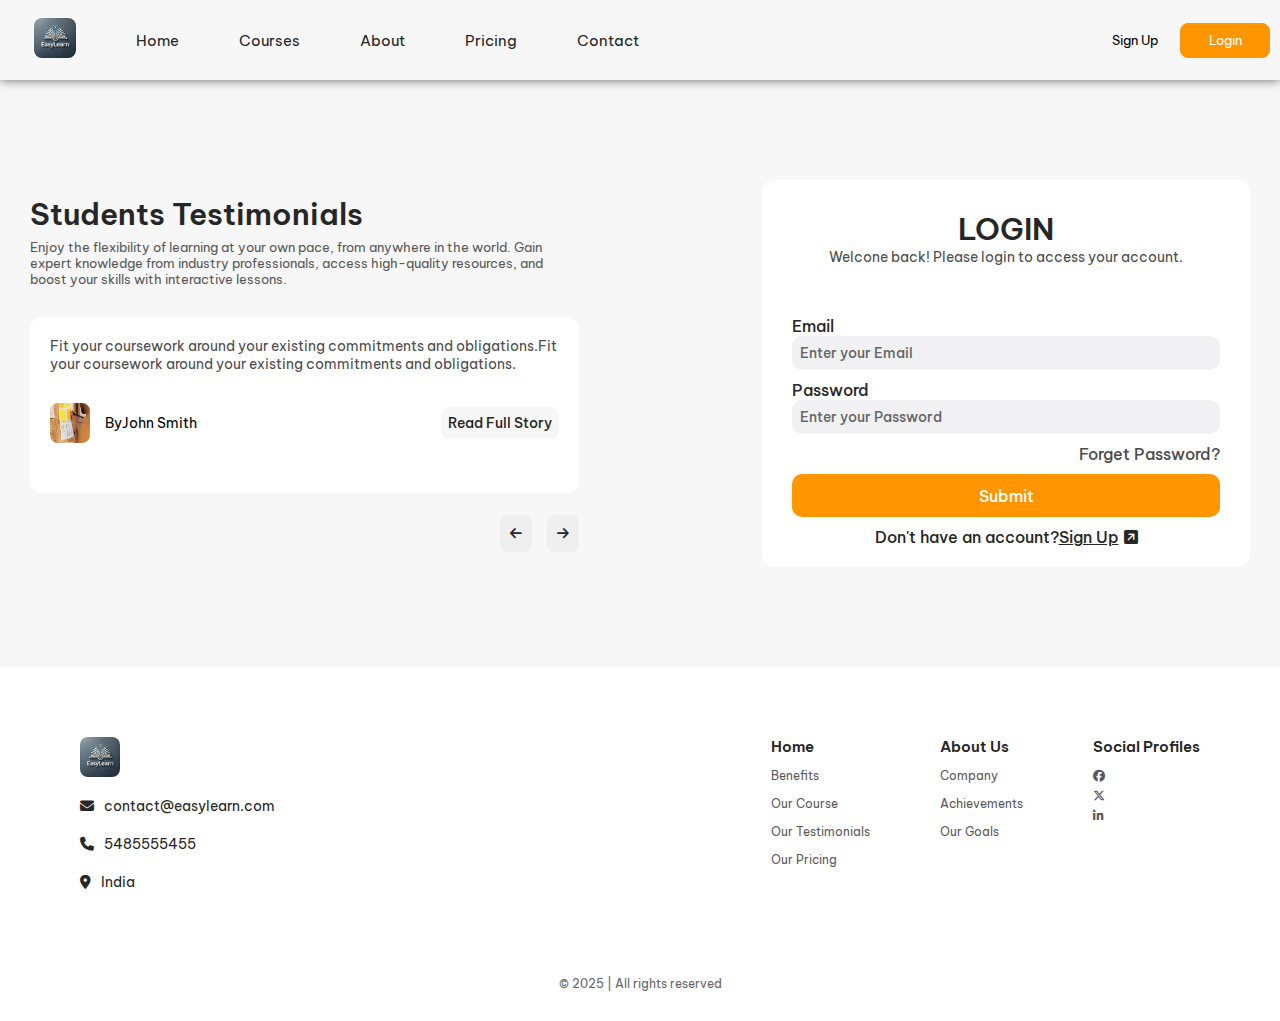
<file: pages/login/login.html>
<!DOCTYPE html>
<html lang="en">

<head>
  <meta charset="UTF-8">
  <meta name="viewport" content="width=device-width, initial-scale=1.0">
  <link rel="preconnect" href="https://fonts.googleapis.com">
  <link rel="preconnect" href="https://fonts.gstatic.com" crossorigin>
  <link
    href="https://fonts.googleapis.com/css2?family=Be+Vietnam+Pro:ital,wght@0,100;0,200;0,300;0,400;0,500;0,600;0,700;0,800;0,900;1,100;1,200;1,300;1,400;1,500;1,600;1,700;1,800;1,900&family=Poppins:ital,wght@0,100;0,200;0,300;0,400;0,500;0,600;0,700;0,800;0,900;1,100;1,200;1,300;1,400;1,500;1,600;1,700;1,800;1,900&display=swap"
    rel="stylesheet">
  <link rel="stylesheet" href="https://cdnjs.cloudflare.com/ajax/libs/font-awesome/6.7.2/css/all.min.css"
    integrity="sha512-Evv84Mr4kqVGRNSgIGL/F/aIDqQb7xQ2vcrdIwxfjThSH8CSR7PBEakCr51Ck+w+/U6swU2Im1vVX0SVk9ABhg=="
    crossorigin="anonymous" referrerpolicy="no-referrer" />
  <link rel="icon" type="image/x-icon" href="../../images/favicon.ico">
  <link rel="stylesheet" href="login.css">
  <title>EasyLearn</title>
</head>

<body>
  <nav>
    <div id="nav-left">
      <ul>
        <li><i class="fa-solid fa-bars"></i></li>
        <li><img src="../../images/logo.png" alt=""></li>
        <li><a href="/index.html">Home</a></li>
                <li><a href="../courses/courses.html">Courses</a></li>
                <li><a href="../about/about.html">About</a></li>
                <li><a href="../pricing/pricing.html">Pricing</a></li>
                <li><a href="../contact/contact.html">Contact</a></li>
      </ul>
    </div>
    <div id="nav-right">
      <ul>
        <li><a href="../signUp/signUp.html"><button>Sign Up</button></a></li>
        <li><a href="../login/login.html"><button>Login</button></a></li>
      </ul>
    </div>
  </nav>

  <section id="login">
    <div id="login-left">
      <div id="testimonials-heading">Students Testimonials</div>
      <div id="testimonials-para">Enjoy the flexibility of learning at your own pace, from anywhere in the world. Gain expert knowledge
          from industry professionals, access high-quality resources, and boost your skills with interactive
          lessons.
      </div>
      <div id="testimonials-cards">
        <div class="tc-card">
          <div class="tc-card-para">Fit your coursework around your existing commitments and obligations.Fit your
            coursework around your existing commitments and obligations.</div>
          <div class="tc-card-brief">
            <div class="tc-card-brief-left">
              <img src="../../images/course.png" alt="" class="tc-card-brief-img">
              <div class="tc-card-brief-author"><span>By</span><span>John Smith</span></div>
            </div>
            <div class="tc-card-brief-right">
              <button class="tc-card-button">Read Full Story</button>
            </div>
          </div>
        </div>
      </div>
      <div id="toggle-buttons">
        <button id="toggle-left"><i class="fa-solid fa-arrow-left"></i></button>
        <button id="toggle-right"><i class="fa-solid fa-arrow-right"></i></button>
      </div>
    </div>
    <div id="login-right">
      <div id="login-heading">LOGIN</div>
      <div id="login-sub-heading">Welcone back! Please login to access your account.</div>
      <form>
        <div class="label">Email</div>
        <div class="input"><input type="email" placeholder="Enter your Email"></div>
        <div class="label">Password</div>
        <div class="input"><input type="password" placeholder="Enter your Password"></div>
        <div class="forget-password"><a href="#">Forget Password?</a></div>
        <div class="submit"><button type="submit">Submit</button></div>
      </form>
      <div class="sign-up">
        <span>Don't have an account?</span><span><a href="../signUp/signUp.html"><u>Sign Up</u></a></span><span><i class="fa-solid fa-square-arrow-up-right"></i></span>
      </div>
    </div>
  </section>

  <footer>
    <div id="footer-top">
        <div id="footer-top-left">
            <div id="logo"><img src="../../images/logo.png" alt=""></div>
            <div id="email"><span><i class="fa-solid fa-envelope"></i></span><span>contact@easylearn.com</span>
            </div>
            <div id="phone"><span><i class="fa-solid fa-phone"></i></span><span>5485555455</span></div>
            <div id="location"><span><i class="fa-solid fa-location-dot"></i></span><span>India</span></div>
        </div>
        <div id="footer-top-right">
            <div class="footer-sections">
                <div class="footer-links-heading">Home</div>
                <div class="footer-links"><a href="#">Benefits</a></div>
                <div class="footer-links"><a href="#">Our Course</a></div>
                <div class="footer-links"><a href="#">Our Testimonials</a></div>
                <div class="footer-links"><a href="#">Our Pricing</a></div>
            </div>
            <div class="footer-sections">
                <div class="footer-links-heading">About Us</div>
                <div class="footer-links"><a href="#">Company</a></div>
                <div class="footer-links"><a href="#">Achievements</a></div>
                <div class="footer-links"><a href="#">Our Goals</a></div>
            </div>
            <div class="footer-sections">
                <div class="footer-links-heading">Social Profiles</div>
                <div class="social-profiles">
                    <div class="footer-links"><a href="#"><i class="fa-brands fa-facebook"></i></a></div>
                    <div class="footer-links"><a href="#"><i class="fa-brands fa-x-twitter"></i></a></div>
                    <div class="footer-links"><a href="#"><i class="fa-brands fa-linkedin-in"></i></a></div>
                </div>
            </div>
        </div>
    </div>
    <div id="footer-bottom">&copy 2025 | All rights reserved</div>
</footer>

<script src="../../script.js"></script>
</body>

</html>
</file>
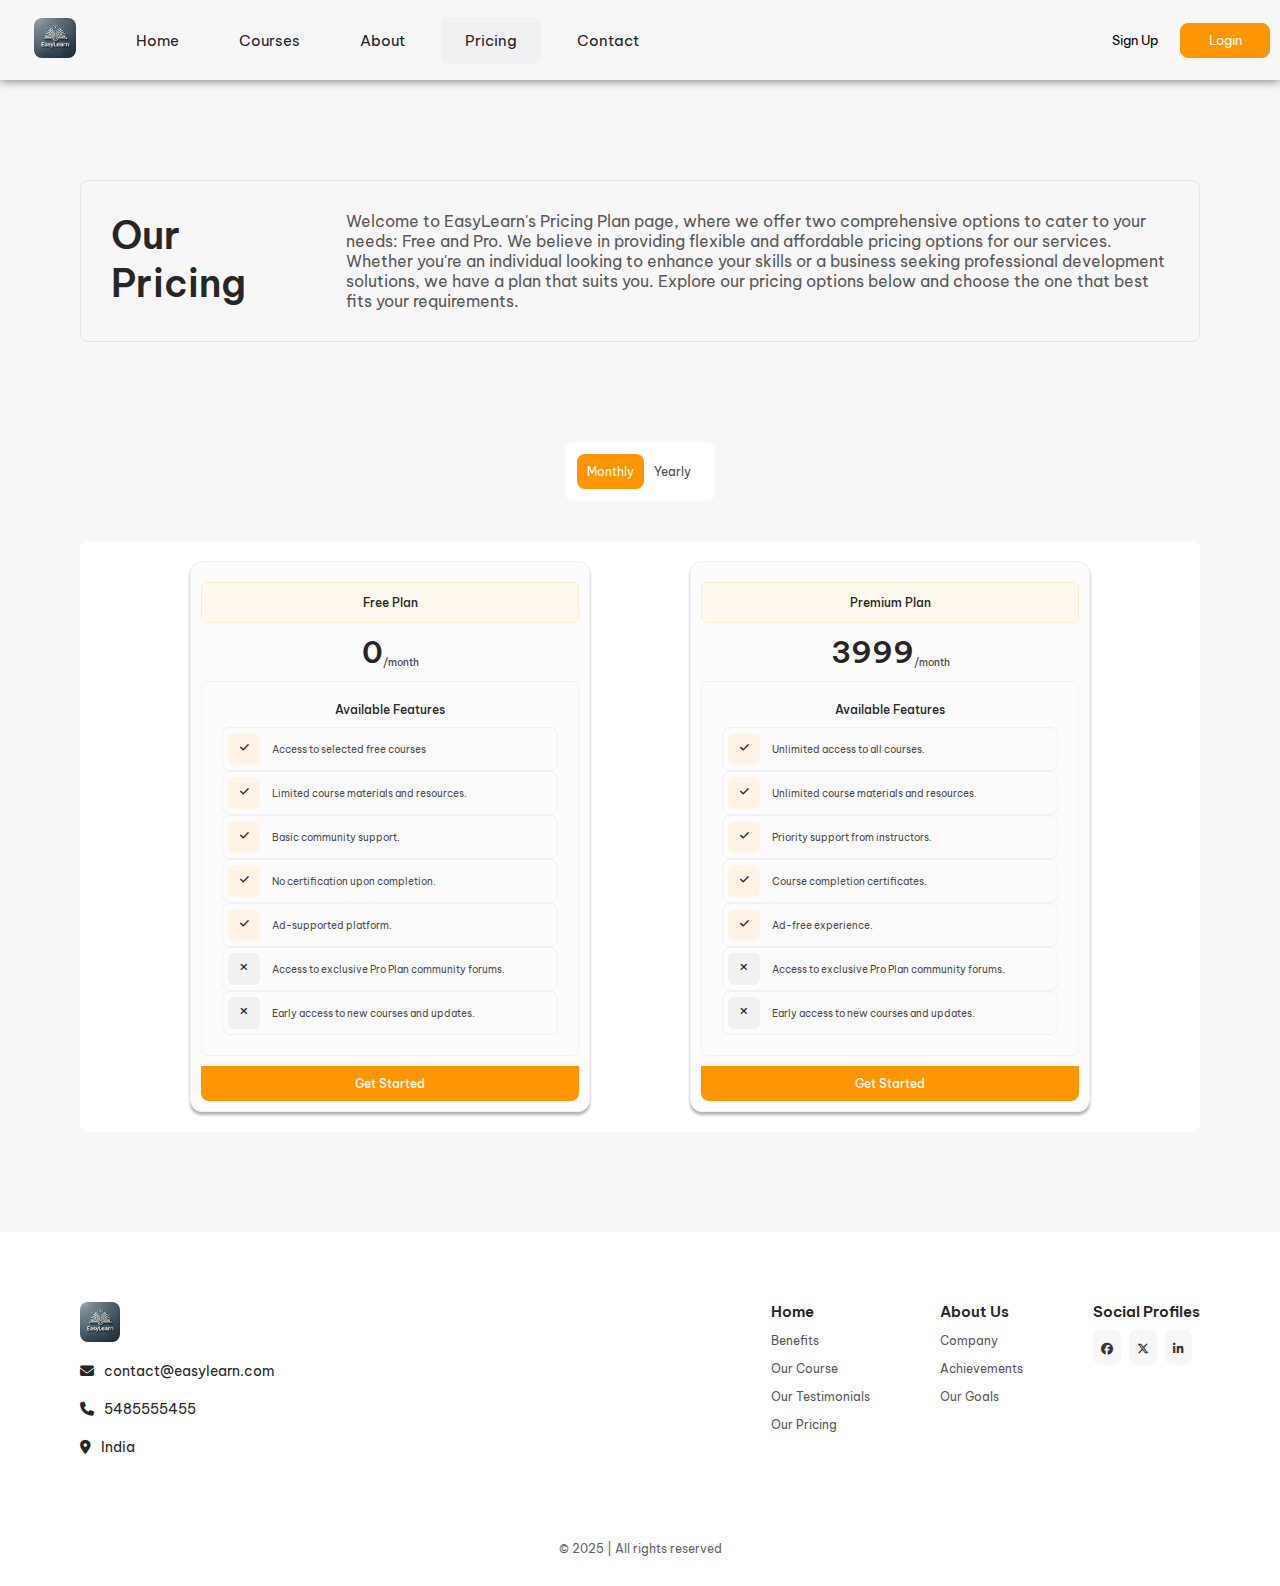
<file: pages/pricing/pricing.html>
<!DOCTYPE html>
<html lang="en">

<head>
    <meta charset="UTF-8">
    <meta name="viewport" content="width=device-width, initial-scale=1.0">
    <link rel="preconnect" href="https://fonts.googleapis.com">
    <link rel="preconnect" href="https://fonts.gstatic.com" crossorigin>
    <link
        href="https://fonts.googleapis.com/css2?family=Be+Vietnam+Pro:ital,wght@0,100;0,200;0,300;0,400;0,500;0,600;0,700;0,800;0,900;1,100;1,200;1,300;1,400;1,500;1,600;1,700;1,800;1,900&family=Poppins:ital,wght@0,100;0,200;0,300;0,400;0,500;0,600;0,700;0,800;0,900;1,100;1,200;1,300;1,400;1,500;1,600;1,700;1,800;1,900&display=swap"
        rel="stylesheet">
    <link rel="stylesheet" href="https://cdnjs.cloudflare.com/ajax/libs/font-awesome/6.7.2/css/all.min.css"
        integrity="sha512-Evv84Mr4kqVGRNSgIGL/F/aIDqQb7xQ2vcrdIwxfjThSH8CSR7PBEakCr51Ck+w+/U6swU2Im1vVX0SVk9ABhg=="
        crossorigin="anonymous" referrerpolicy="no-referrer" />
    <link rel="icon" type="image/x-icon" href="../../images/favicon.ico">
    <link rel="stylesheet" href="pricing.css">
    <title>EasyLearn</title>
</head>

<body>
    <nav>
        <div id="nav-left">
            <ul>
                <li><i class="fa-solid fa-bars"></i></li>
                <li><img src="../../images/logo.png" alt=""></li>
                <li><a href="/index.html">Home</a></li>
                <li><a href="../courses/courses.html">Courses</a></li>
                <li><a href="../about/about.html">About</a></li>
                <li style="background-color: var(--white95);border-radius: 8px;"><a
                        href="../pricing/pricing.html">Pricing</a></li>
                <li><a href="../contact/contact.html">Contact</a></li>
            </ul>
        </div>
        <div id="nav-right">
            <ul>
                <li><a href="../signUp/signUp.html"><button>Sign Up</button></a></li>
        <li><a href="../login/login.html"><button>Login</button></a></li>
            </ul>
        </div>
    </nav>

    <section id="hero-section">
        <div id="hs-heading">Our Pricing</div>
        <div id="hs-para">Welcome to EasyLearn's Pricing Plan page, where we offer two comprehensive options to cater to
            your needs: Free and Pro. We believe in providing flexible and affordable pricing options for our services.
            Whether you're an individual looking to enhance your skills or a business seeking professional development
            solutions, we have a plan that suits you. Explore our pricing options below and choose the one that best
            fits your requirements.</div>
    </section>

    <section id="pricing">
        <div id="filter">
            <button id="monthly-btn" class="active">Monthly</button>
            <button id="yearly-btn">Yearly</button>
        </div>
        </div>
        <div id="pricing-cards">
            <div class="pc-card">
                <div class="pc-card-heading">Free Plan</div>
                <div class="pc-card-pricing"><span id="price-free">0</span><sub id="duration-free">/month</sub></div>
                <div class="pc-card-features">
                    <div class="pc-card-features-heading">Available Features</div>
                    <div class="pc-card-features-list">
                        <div class="checked"><span><i class="fa-solid fa-check"></i></span><span>Access to selected free
                                courses</span></div>
                        <div class="checked"><span><i class="fa-solid fa-check"></i></span><span>Limited course materials and resources.</span></div>
                        <div class="checked"><span><i class="fa-solid fa-check"></i></span><span>Basic community support.</span></div>
                        <div class="checked"><span><i class="fa-solid fa-check"></i></span><span>No certification upon completion.</span></div>
                        <div class="checked"><span><i class="fa-solid fa-check"></i></span><span>Ad-supported platform.</span></div>
                        <div class="un-checked"><span><i class="fa-solid fa-xmark"></i></span><span>Access to exclusive Pro Plan community forums.</span></div>
                        <div class="un-checked"><span><i class="fa-solid fa-xmark"></i></i></span><span>Early access to new courses and updates.</span></div>
                    </div>
                </div>
                <button>Get Started</button>
            </div>
            <div class="pc-card">
                <div class="pc-card-heading">Premium Plan</div>
                <div class="pc-card-pricing"><span id="price-premium">3999</span><sub id="duration-premium">/month</sub></div>
                <div class="pc-card-features">
                    <div class="pc-card-features-heading">Available Features</div>
                    <div class="pc-card-features-list">
                        <div class="checked"><span><i class="fa-solid fa-check"></i></span><span>Unlimited access to all courses.</span></div>
                        <div class="checked"><span><i class="fa-solid fa-check"></i></span><span>Unlimited course materials and resources.</span></div>
                        <div class="checked"><span><i class="fa-solid fa-check"></i></span><span>Priority support from instructors.</span></div>
                        <div class="checked"><span><i class="fa-solid fa-check"></i></span><span>Course completion certificates.</span></div>
                        <div class="checked"><span><i class="fa-solid fa-check"></i></span><span>Ad-free experience.</span></div>
                        <div class="un-checked"><span><i class="fa-solid fa-xmark"></i></span><span>Access to exclusive Pro Plan community forums.</span></div>
                        <div class="un-checked"><span><i class="fa-solid fa-xmark"></i></i></span><span>Early access to new courses and updates.</span></div>
                    </div>
                </div>
                <button>Get Started</button>
            </div>
        </div>
    </section>

    <footer>
        <div id="footer-top">
            <div id="footer-top-left">
                <div id="logo"><img src="../../images/logo.png" alt=""></div>
                <div id="email"><span><i class="fa-solid fa-envelope"></i></span><span>contact@easylearn.com</span>
                </div>
                <div id="phone"><span><i class="fa-solid fa-phone"></i></span><span>5485555455</span></div>
                <div id="location"><span><i class="fa-solid fa-location-dot"></i></span><span>India</span></div>
            </div>
            <div id="footer-top-right">
                <div class="footer-sections">
                    <div class="footer-links-heading">Home</div>
                    <div class="footer-links"><a href="../benefits/benefits.html">Benefits</a></div>
                    <div class="footer-links"><a href="../courses/courses.html">Our Course</a></div>
                    <div class="footer-links"><a href="../testimonials/testimonials.html">Our Testimonials</a></div>
                    <div class="footer-links"><a href="../pricing/pricing.html">Our Pricing</a></div>
                </div>
                <div class="footer-sections">
                    <div class="footer-links-heading">About Us</div>
                    <div class="footer-links"><a href="../about/about.html">Company</a></div>
                    <div class="footer-links"><a href="../about/about.html">Achievements</a></div>
                    <div class="footer-links"><a href="../about/about.html">Our Goals</a></div>
                </div>
                <div class="footer-sections">
                    <div class="footer-links-heading">Social Profiles</div>
                    <div class="social-profiles">
                        <div class="footer-links"><a href="#"><i class="fa-brands fa-facebook"></i></a></div>
                        <div class="footer-links"><a href="#"><i class="fa-brands fa-x-twitter"></i></a></div>
                        <div class="footer-links"><a href="#"><i class="fa-brands fa-linkedin-in"></i></a></div>
                    </div>
                </div>
            </div>
        </div>
        <div id="footer-bottom">&copy 2025 | All rights reserved</div>
    </footer>

    <script src="../../script.js"></script>
</body>

</html>
</file>
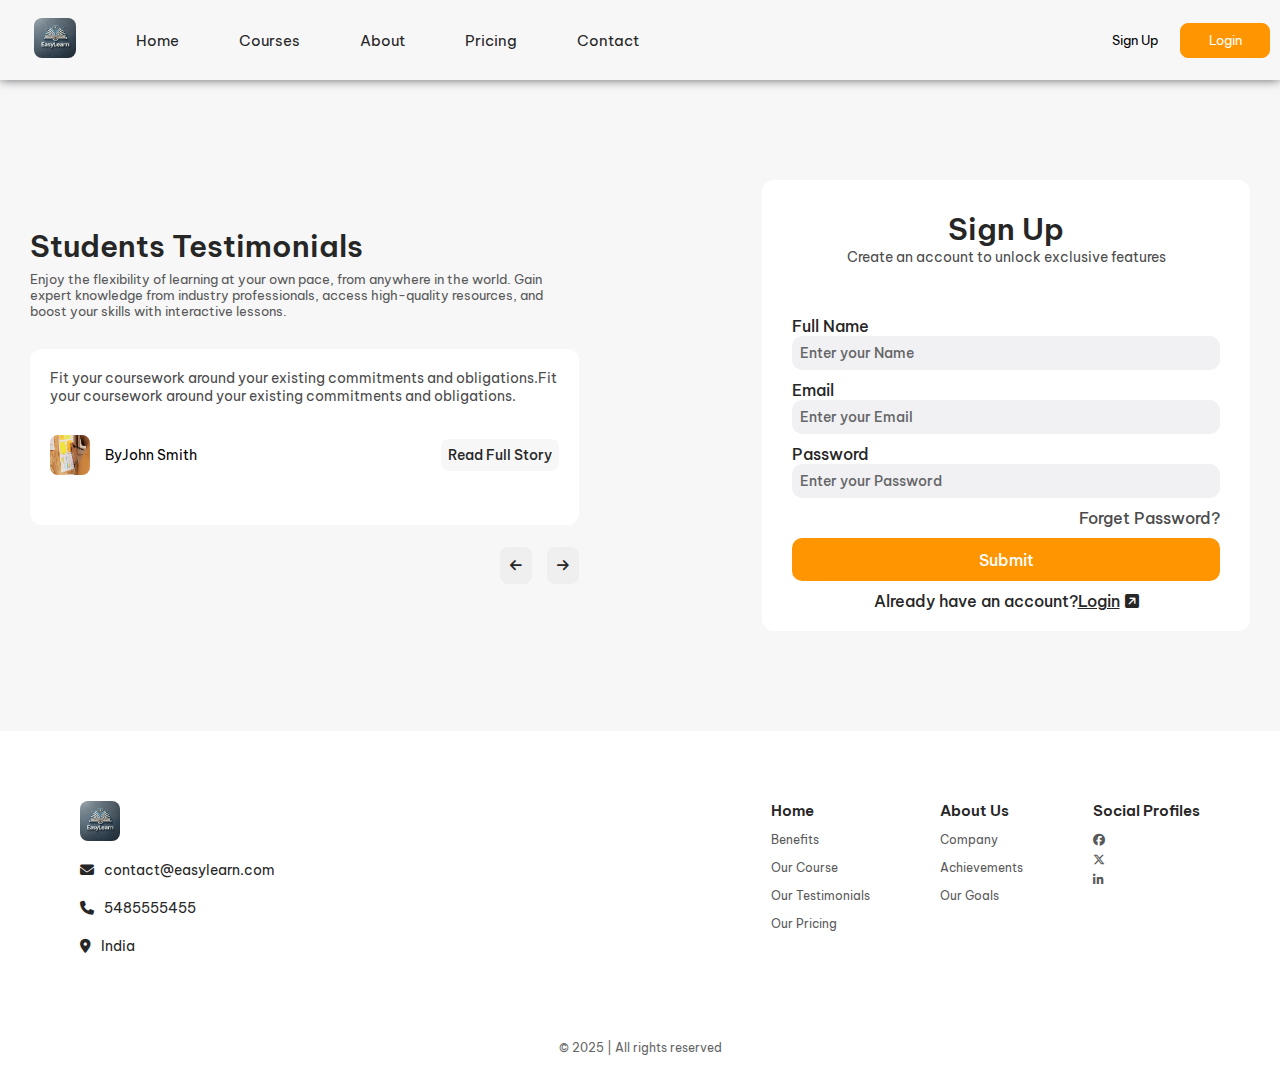
<file: pages/signUp/signUp.html>
<!DOCTYPE html>
<html lang="en">

<head>
  <meta charset="UTF-8">
  <meta name="viewport" content="width=device-width, initial-scale=1.0">
  <link rel="preconnect" href="https://fonts.googleapis.com">
  <link rel="preconnect" href="https://fonts.gstatic.com" crossorigin>
  <link
    href="https://fonts.googleapis.com/css2?family=Be+Vietnam+Pro:ital,wght@0,100;0,200;0,300;0,400;0,500;0,600;0,700;0,800;0,900;1,100;1,200;1,300;1,400;1,500;1,600;1,700;1,800;1,900&family=Poppins:ital,wght@0,100;0,200;0,300;0,400;0,500;0,600;0,700;0,800;0,900;1,100;1,200;1,300;1,400;1,500;1,600;1,700;1,800;1,900&display=swap"
    rel="stylesheet">
  <link rel="stylesheet" href="https://cdnjs.cloudflare.com/ajax/libs/font-awesome/6.7.2/css/all.min.css"
    integrity="sha512-Evv84Mr4kqVGRNSgIGL/F/aIDqQb7xQ2vcrdIwxfjThSH8CSR7PBEakCr51Ck+w+/U6swU2Im1vVX0SVk9ABhg=="
    crossorigin="anonymous" referrerpolicy="no-referrer" />
  <link rel="icon" type="image/x-icon" href="../../images/favicon.ico">
  <link rel="stylesheet" href="signUp.css">
  <title>EasyLearn</title>
</head>

<body>
  <nav>
    <div id="nav-left">
      <ul>
        <li><i class="fa-solid fa-bars"></i></li>
        <li><img src="../../images/logo.png" alt=""></li>
        <li><a href="/index.html">Home</a></li>
        <li><a href="../courses/courses.html">Courses</a></li>
        <li><a href="../about/about.html">About</a></li>
        <li><a href="../pricing/pricing.html">Pricing</a></li>
        <li><a href="../contact/contact.html">Contact</a></li>
      </ul>
    </div>
    <div id="nav-right">
      <ul>
        <li><a href="../signUp/signUp.html"><button>Sign Up</button></a></li>
        <li><a href="../login/login.html"><button>Login</button></a></li>
      </ul>
    </div>
  </nav>

  <section id="sign-up">
    <div id="sign-up-left">
      <div id="testimonials-heading">Students Testimonials</div>
      <div id="testimonials-para">Enjoy the flexibility of learning at your own pace, from anywhere in the world. Gain
        expert knowledge
        from industry professionals, access high-quality resources, and boost your skills with interactive
        lessons.
      </div>
      <div id="testimonials-cards">
        <div class="tc-card">
          <div class="tc-card-para">Fit your coursework around your existing commitments and obligations.Fit your
            coursework around your existing commitments and obligations.</div>
          <div class="tc-card-brief">
            <div class="tc-card-brief-left">
              <img src="../../images/course.png" alt="" class="tc-card-brief-img">
              <div class="tc-card-brief-author"><span>By</span><span>John Smith</span></div>
            </div>
            <div class="tc-card-brief-right">
              <button class="tc-card-button">Read Full Story</button>
            </div>
          </div>
        </div>
      </div>
      <div id="toggle-buttons">
        <button id="toggle-left"><i class="fa-solid fa-arrow-left"></i></button>
        <button id="toggle-right"><i class="fa-solid fa-arrow-right"></i></button>
      </div>
    </div>
    <div id="sign-up-right">
      <div id="sign-up-heading">Sign Up</div>
      <div id="sign-up-sub-heading">Create an account to unlock exclusive features</div>
      <form>
        <div class="label">Full Name</div>
        <div class="input"><input type="text" placeholder="Enter your Name"></div>
        <div class="label">Email</div>
        <div class="input"><input type="email" placeholder="Enter your Email"></div>
        <div class="label">Password</div>
        <div class="input"><input type="password" placeholder="Enter your Password"></div>
        <div class="forget-password"><a href="#">Forget Password?</a></div>
        <div class="submit"><button type="submit">Submit</button></div>
      </form>
      <div class="login">
        <span>Already have an account?</span><span><a href="../login/login.html"><u>Login</u></a></span><span><i
            class="fa-solid fa-square-arrow-up-right"></i></span>
      </div>
    </div>
  </section>

  <footer>
    <div id="footer-top">
        <div id="footer-top-left">
            <div id="logo"><img src="../../images/logo.png" alt=""></div>
            <div id="email"><span><i class="fa-solid fa-envelope"></i></span><span>contact@easylearn.com</span>
            </div>
            <div id="phone"><span><i class="fa-solid fa-phone"></i></span><span>5485555455</span></div>
            <div id="location"><span><i class="fa-solid fa-location-dot"></i></span><span>India</span></div>
        </div>
        <div id="footer-top-right">
            <div class="footer-sections">
                <div class="footer-links-heading">Home</div>
                <div class="footer-links"><a href="#">Benefits</a></div>
                <div class="footer-links"><a href="#">Our Course</a></div>
                <div class="footer-links"><a href="#">Our Testimonials</a></div>
                <div class="footer-links"><a href="#">Our Pricing</a></div>
            </div>
            <div class="footer-sections">
                <div class="footer-links-heading">About Us</div>
                <div class="footer-links"><a href="#">Company</a></div>
                <div class="footer-links"><a href="#">Achievements</a></div>
                <div class="footer-links"><a href="#">Our Goals</a></div>
            </div>
            <div class="footer-sections">
                <div class="footer-links-heading">Social Profiles</div>
                <div class="social-profiles">
                    <div class="footer-links"><a href="#"><i class="fa-brands fa-facebook"></i></a></div>
                    <div class="footer-links"><a href="#"><i class="fa-brands fa-x-twitter"></i></a></div>
                    <div class="footer-links"><a href="#"><i class="fa-brands fa-linkedin-in"></i></a></div>
                </div>
            </div>
        </div>
    </div>
    <div id="footer-bottom">&copy 2025 | All rights reserved</div>
</footer>

<script src="../../script.js"></script>
</body>

</html>
</file>
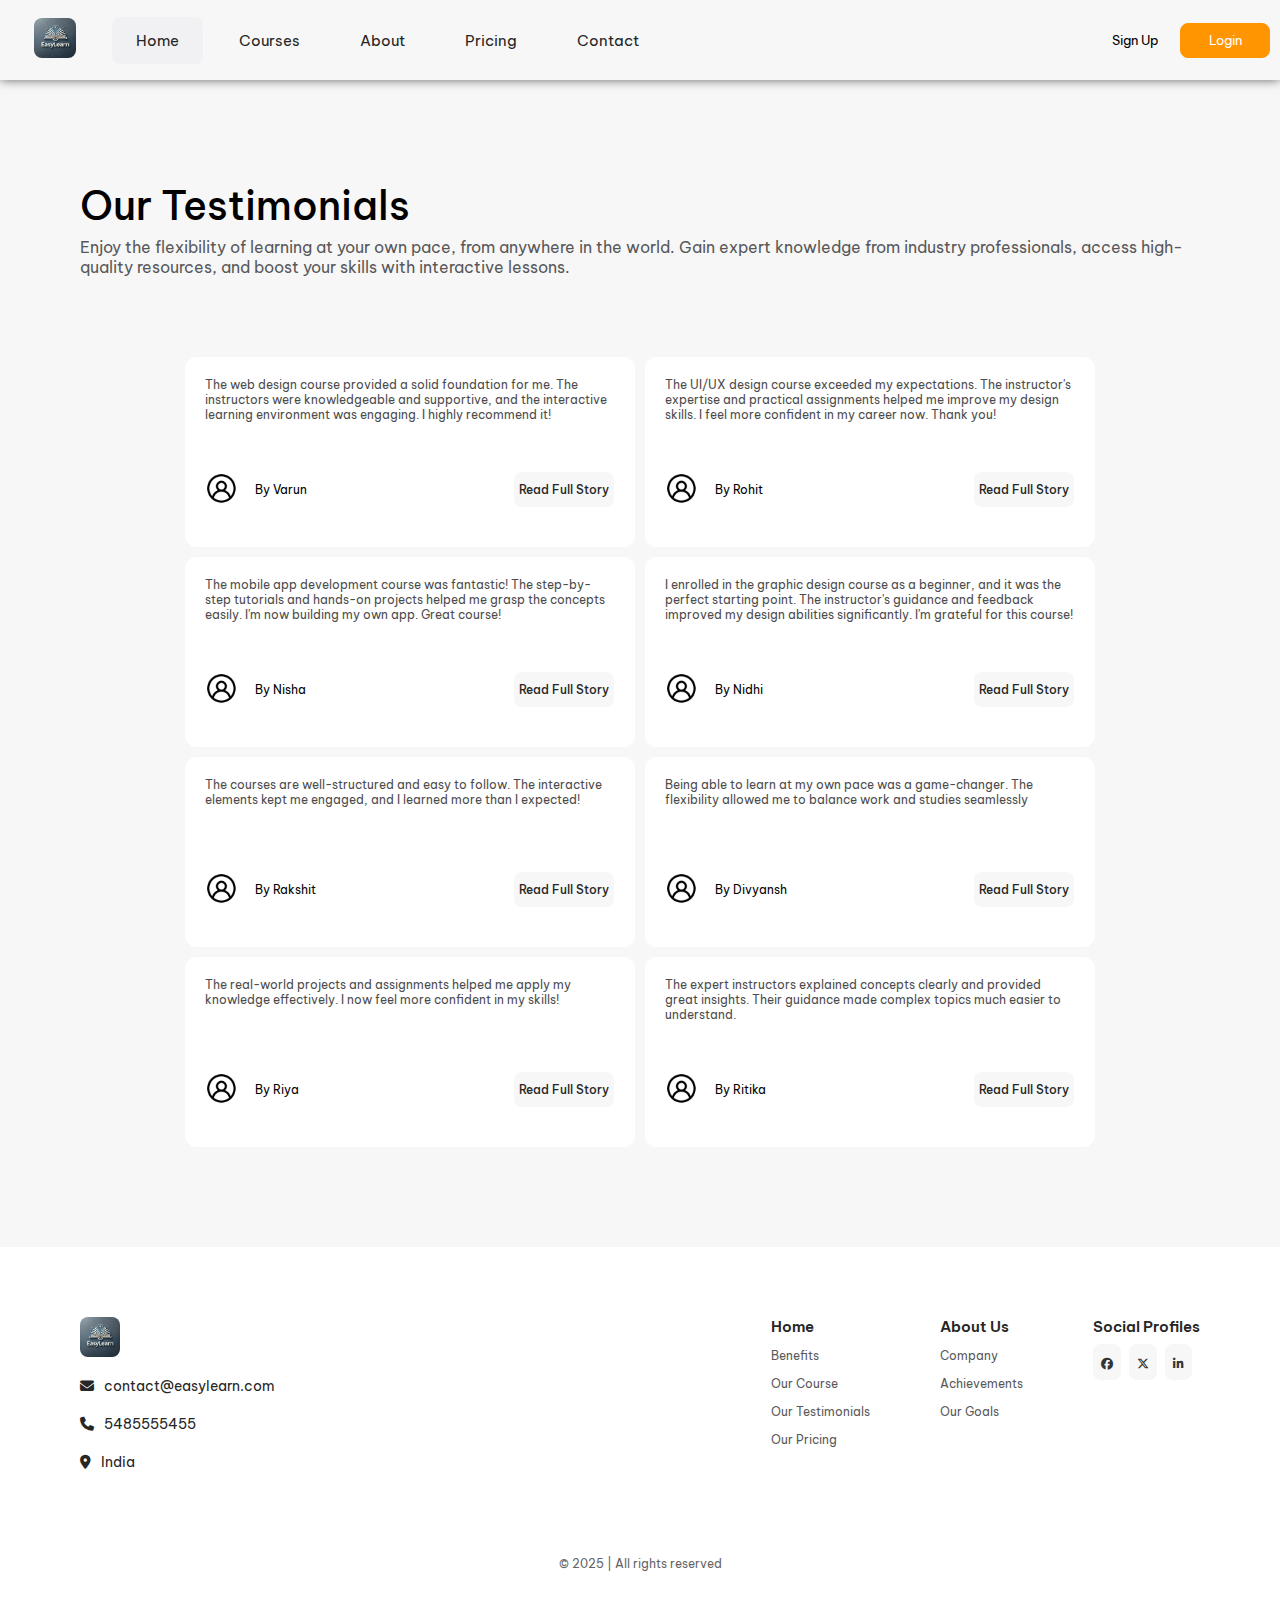
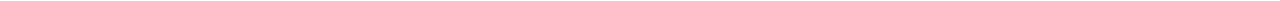
<file: pages/testimonials/testimonials.html>
<!DOCTYPE html>
<html lang="en">

<head>
    <meta charset="UTF-8">
    <meta name="viewport" content="width=device-width, initial-scale=1.0">
    <link rel="preconnect" href="https://fonts.googleapis.com">
    <link rel="preconnect" href="https://fonts.gstatic.com" crossorigin>
    <link
        href="https://fonts.googleapis.com/css2?family=Be+Vietnam+Pro:ital,wght@0,100;0,200;0,300;0,400;0,500;0,600;0,700;0,800;0,900;1,100;1,200;1,300;1,400;1,500;1,600;1,700;1,800;1,900&family=Poppins:ital,wght@0,100;0,200;0,300;0,400;0,500;0,600;0,700;0,800;0,900;1,100;1,200;1,300;1,400;1,500;1,600;1,700;1,800;1,900&display=swap"
        rel="stylesheet">
    <link rel="stylesheet" href="https://cdnjs.cloudflare.com/ajax/libs/font-awesome/6.7.2/css/all.min.css"
        integrity="sha512-Evv84Mr4kqVGRNSgIGL/F/aIDqQb7xQ2vcrdIwxfjThSH8CSR7PBEakCr51Ck+w+/U6swU2Im1vVX0SVk9ABhg=="
        crossorigin="anonymous" referrerpolicy="no-referrer" />
    <link rel="icon" type="image/x-icon" href="../../images/favicon.ico">
    <link rel="stylesheet" href="testimonials.css">
    <title>EasyLearn</title>
</head>

<body>
    <nav>
        <div id="nav-left">
            <ul>
                <li><i class="fa-solid fa-bars"></i></li>
                <li><img src="../../images/logo.png" alt=""></li>
                <li style="background-color: var(--white95);border-radius: 8px;"><a href="../../index.html">Home</a>
                </li>
                <li><a href="../../pages/courses/courses.html">Courses</a></li>
                <li><a href="../../pages/about/about.html">About</a></li>
                <li><a href="../../pages/pricing/pricing.html">Pricing</a></li>
                <li><a href="../../pages/contact/contact.html">Contact</a></li>
            </ul>
        </div>
        <div id="nav-right">
            <ul>
                <li><a href="../../pages/signUp/signUp.html"><button>Sign Up</button></a></li>
                <li><a href="../../pages/login/login.html"><button>Login</button></a></li>
            </ul>
        </div>
    </nav>

    <section id="testimonials">
        <div id="testimonials-heading">Our Testimonials</div>
        <div id="testimonials-para">
            <p> Enjoy the flexibility of learning at your own pace, from anywhere in the world. Gain expert knowledge
                from industry professionals, access high-quality resources, and boost your skills with interactive
                lessons.</p>
        </div>
        <div id="testimonials-cards"> 
            <div class="tc-card">
                <div class="tc-card-para">The web design course provided a solid foundation for me. The instructors were
                    knowledgeable and supportive, and the interactive learning environment was engaging. I highly
                    recommend it!</div>
                <div class="tc-card-brief">
                    <div class="tc-card-brief-left">
                        <img src="../../images/testimonial-image.png" alt="" class="tc-card-brief-img">
                        <div class="tc-card-brief-author"><span>By </span><span>Varun</span></div>
                    </div>
                    <div class="tc-card-brief-right">
                        <button class="tc-card-button">Read Full Story</button>
                    </div>
                </div>
            </div>
            <div class="tc-card">
                <div class="tc-card-para">The UI/UX design course exceeded my expectations. The instructor's expertise
                    and practical assignments helped me improve my design skills. I feel more confident in my career
                    now. Thank you!</div>
                <div class="tc-card-brief">
                    <div class="tc-card-brief-left">
                        <img src="../../images/testimonial-image.png" alt="" class="tc-card-brief-img">
                        <div class="tc-card-brief-author"><span>By </span><span>Rohit</span></div>
                    </div>
                    <div class="tc-card-brief-right">
                        <button class="tc-card-button">Read Full Story</button>
                    </div>
                </div>
            </div>
            <div class="tc-card">
                <div class="tc-card-para">The mobile app development course was fantastic! The step-by-step tutorials
                    and hands-on projects helped me grasp the concepts easily. I'm now building my own app. Great
                    course!</div>
                <div class="tc-card-brief">
                    <div class="tc-card-brief-left">
                        <img src="../../images/testimonial-image.png" alt="" class="tc-card-brief-img">
                        <div class="tc-card-brief-author"><span>By </span><span>Nisha</span></div>
                    </div>
                    <div class="tc-card-brief-right">
                        <button class="tc-card-button">Read Full Story</button>
                    </div>
                </div>
            </div>
            <div class="tc-card">
                <div class="tc-card-para">I enrolled in the graphic design course as a beginner, and it was the perfect
                    starting point. The instructor's guidance and feedback improved my design abilities significantly.
                    I'm grateful for this course!</div>
                <div class="tc-card-brief">
                    <div class="tc-card-brief-left">
                        <img src="../../images/testimonial-image.png" alt="" class="tc-card-brief-img">
                        <div class="tc-card-brief-author"><span>By </span><span>Nidhi</span></div>
                    </div>
                    <div class="tc-card-brief-right">
                        <button class="tc-card-button">Read Full Story</button>
                    </div>
                </div>
            </div>
            <div class="tc-card">
                <div class="tc-card-para">The courses are well-structured and easy to follow. The interactive elements
                    kept me engaged, and I learned more than I expected!</div>
                <div class="tc-card-brief">
                    <div class="tc-card-brief-left">
                        <img src="../../images/testimonial-image.png" alt="" class="tc-card-brief-img">
                        <div class="tc-card-brief-author"><span>By </span><span>Rakshit</span></div>
                    </div>
                    <div class="tc-card-brief-right">
                        <button class="tc-card-button">Read Full Story</button>
                    </div>
                </div>
            </div>
            <div class="tc-card">
                <div class="tc-card-para">Being able to learn at my own pace was a game-changer. The flexibility allowed
                    me to balance work and studies seamlessly</div>
                <div class="tc-card-brief">
                    <div class="tc-card-brief-left">
                        <img src="../../images/testimonial-image.png" alt="" class="tc-card-brief-img">
                        <div class="tc-card-brief-author"><span>By </span><span>Divyansh</span></div>
                    </div>
                    <div class="tc-card-brief-right">
                        <button class="tc-card-button">Read Full Story</button>
                    </div>
                </div>
            </div>
            <div class="tc-card">
                <div class="tc-card-para">The real-world projects and assignments helped me apply my knowledge
                    effectively. I now feel more confident in my skills!</div>
                <div class="tc-card-brief">
                    <div class="tc-card-brief-left">
                        <img src="../../images/testimonial-image.png" alt="" class="tc-card-brief-img">
                        <div class="tc-card-brief-author"><span>By </span><span>Riya</span></div>
                    </div>
                    <div class="tc-card-brief-right">
                        <button class="tc-card-button">Read Full Story</button>
                    </div>
                </div>
            </div>
            <div class="tc-card">
                <div class="tc-card-para">The expert instructors explained concepts clearly and provided great insights.
                    Their guidance made complex topics much easier to understand.</div>
                <div class="tc-card-brief">
                    <div class="tc-card-brief-left">
                        <img src="../../images/testimonial-image.png" alt="" class="tc-card-brief-img">
                        <div class="tc-card-brief-author"><span>By </span><span>Ritika</span></div>
                    </div>
                    <div class="tc-card-brief-right">
                        <button class="tc-card-button">Read Full Story</button>
                    </div>
                </div>
            </div>
        </div>
    </section>

    <footer>
        <div id="footer-top">
            <div id="footer-top-left">
                <div id="logo"><img src="../../images/logo.png" alt=""></div>
                <div id="email"><span><i class="fa-solid fa-envelope"></i></span><span>contact@easylearn.com</span>
                </div>
                <div id="phone"><span><i class="fa-solid fa-phone"></i></span><span>5485555455</span></div>
                <div id="location"><span><i class="fa-solid fa-location-dot"></i></span><span>India</span></div>
            </div>
            <div id="footer-top-right">
                <div class="footer-sections">
                    <div class="footer-links-heading">Home</div>
                    <div class="footer-links"><a href="../benefits/benefits.html">Benefits</a></div>
                    <div class="footer-links"><a href="../courses/courses.html">Our Course</a></div>
                    <div class="footer-links"><a href="../testimonials/testimonials.html">Our Testimonials</a></div>
                    <div class="footer-links"><a href="../pricing/pricing.html">Our Pricing</a></div>
                </div>
                <div class="footer-sections">
                    <div class="footer-links-heading">About Us</div>
                    <div class="footer-links"><a href="../about/about.html">Company</a></div>
                    <div class="footer-links"><a href="../about/about.html">Achievements</a></div>
                    <div class="footer-links"><a href="../about/about.html">Our Goals</a></div>
                </div>
                <div class="footer-sections">
                    <div class="footer-links-heading">Social Profiles</div>
                    <div class="social-profiles">
                        <div class="footer-links"><a href="#"><i class="fa-brands fa-facebook"></i></a></div>
                        <div class="footer-links"><a href="#"><i class="fa-brands fa-x-twitter"></i></a></div>
                        <div class="footer-links"><a href="#"><i class="fa-brands fa-linkedin-in"></i></a></div>
                    </div>
                </div>
            </div>
        </div>
        <div id="footer-bottom">&copy 2025 | All rights reserved</div>
    </footer>

    <script src="../../script.js"></script>
</body>

</html>
</file>
<file: style.css>
* {
    margin: 0;
    padding: 0;
    box-sizing: border-box;
    font-family: "Be Vietnam Pro", serif;
}

:root {
    --white: #FFFFFF;
    --white90: #E4E4E7;
    --white95: #F1F1F3;
    --white97: #F7F7F8;
    --white99: #FCFCFD;
    --black: #000000;
    --orange50: #FF9500;
    --orange70: #FFBF66;
    --orange75: #FFCA80;
    --orange80: #FFD599;
    --orange90: #FFEACC;
    --orange95: #FFF4E5;
    --orange97: #FFF9F0;
    --orange99: #FFFDFA;
    --grey10: #1A1A1A;
    --grey15: #262626;
    --grey20: #333333;
    --grey30: #4C4C4D;
    --grey35: #59595A;
    --grey40: #656567;
    --grey60: #98989A;
    --grey70: #B3B3B3;
}

body {
    background-color: var(--white97);
    padding: 20px 30px;
    box-sizing: border-box;
}


nav {
    height: 99px;
    margin: 20px 30px 100px 30px;
    padding: 0 10px;
    display: flex;
    align-items: center;
    justify-content: space-between;
    gap: 785px;
    font-size: 18px;
    box-shadow: 0 0px 10px var(--grey40);
}

nav #nav-left ul {
    display: flex;
    list-style: none;
    align-items: center;
    gap: 12px;
}

nav #nav-left ul li:nth-child(1) {
    display: none;
}

nav #nav-left ul li {
    padding: 14px 24px;
}

nav #nav-left ul li img {
    height: 54px;
    width: 54px;
    border-radius: 8px;
}

nav #nav-left ul li a{
    text-decoration: none;
    cursor: pointer;
    color: var(--grey15);
}

nav #nav-left ul li a:hover{
    text-decoration: underline;
    cursor: pointer;
    color: var(--grey15);
}

nav #nav-right ul {
    display: flex;
    list-style: none;
    align-items: center;
}

nav #nav-right ul li button {
    height: 55px;
    width: 117px;
    cursor: pointer;
}

nav #nav-right ul li:nth-child(1) button {
    border: transparent;
    background-color: transparent;
}

nav #nav-right ul li:nth-child(2) button {
    border: 1px solid var(--orange50);
    border-radius: 8px;
    background-color: var(--orange50);
    color: var(--white);
}

#hero-section {
    /* height: 337px; */
    /* width: 965px; */
    margin: 0 auto;
    padding: 0 55px;
}

#hero-section #hcs-1 {
    text-align: center;
    font-size: 48px;
    background-color: var(--white99);
    padding: 14px 30px 14px 20px;
    font-weight: bold;
    border-radius: 11px;
}

#hero-section #hcs-1 span:nth-child(1) {
    font-size: 38px;
    background-color: var(--orange95);
    padding: 14px;
    border-radius: 6px;
}

#hero-section #hcs-1 span:nth-child(2) {
    color: var(--orange50);
    margin-left: 5px;
    margin-right: 5px;
}

#hero-section #hcs-2 {
    font-size: 38px;
    font-weight: 500;
    text-align: center;
    margin-top: 20px;
    margin-bottom: 10px;
}

#hero-section #hcs-3 {
    font-size: 18px;
    font-weight: 400;
    text-align: center;
}

#hero-section #hcs-4 {
    display: flex;
    justify-content: center;
    margin-bottom: 0;
    margin-top: 60px;
    gap: 12px;
}

#hero-section #hcs-4 button {
    width: 195px;
    height: 63px;
    border-radius: 8px;
    font-size: 18px;
    cursor: pointer;
}

#hero-section #hcs-4 button:nth-child(1) {
    border: var(--orange50);
    background-color: var(--orange50);
    color: var(--white);
}

#hero-section #hcs-4 button:nth-child(2) {
    border: var(--white);
    background-color: var(--white);
}

#companies {
    height: 154px;
    background-color: var(--white99);
    margin: 100px 162px;
    display: flex;
    justify-content: space-evenly;
    align-items: center;
    border-radius: 8px;
}

#companies div {
    padding: 30px 40px;
}

#companies div img {
    height: 34px;
    width: 68px;
    filter: grayscale(1);
}

#banner {
    height: 790px;
    margin: 100px 162px 150px 162px;
}

#banner img {
    height: 100%;
    width: 100%;
    border-radius: 8px;
}

#benefits {
    margin: 150px 162px 100px 162px;
}

#benefits #benefits-heading {
    font-size: 48px;
    font-weight: 600;
    margin-bottom: 6px;
}

#benefits #benefits-para {
    display: flex;
    justify-content: space-between;
}

#benefits #benefits-para p {
    font-size: 18px;
    font-weight: 400;
    color: var(--grey35);
}

#benefits #benefits-para button {
    background-color: var(--white99);
    border: var(--white99);
    border-radius: 8px;
    padding: 18px 24px;
    font-size: 18px;
    font-weight: 500;
    cursor: pointer;
}

#benefits #benefits-cards {
    margin-top: 80px;
    display: flex;
    flex-wrap: wrap;
    justify-content: space-evenly;
    gap: 10px 5px;
}

#benefits #benefits-cards .bc-card {
    padding: 50px;
    background-color: var(--white);
    border-radius: 12px;
}

#benefits #benefits-cards .bc-card-num {
    text-align: right;
    font-size: 80px;
    font-weight: bold;
    margin-bottom: 50px;
}

#benefits #benefits-cards .bc-card-heading {
    font-size: 24px;
    font-weight: 600;
    margin-bottom: 14px;
}

#benefits #benefits-cards .bc-card-para {
    font-size: 18px;
    font-weight: 400;
    color: var(--grey30);
    margin-bottom: 50px;
}

#benefits #benefits-cards .bc-card-link {
    padding: 20px;
    font-size: 32px;
    font-weight: 400;
    color: var(--orange50);
    margin: 50px 0;
    text-align: right;
    cursor: pointer;
}

#courses {
    margin: 100px 162px 108px 161px;
}

#courses #courses-heading {
    font-size: 48px;
    font-weight: 600;
    margin-bottom: 6px;
}

#courses #courses-para {
    display: flex;
    justify-content: space-between;
}

#courses #courses-para p {
    font-size: 18px;
    font-weight: 400;
    color: var(--grey35);
}

#courses #courses-para button {
    background-color: var(--white99);
    border: var(--white99);
    border-radius: 8px;
    padding: 18px 24px;
    font-size: 18px;
    font-weight: 500;
    cursor: pointer;
}

#courses #courses-cards {
    margin-top: 80px;
    display: flex;
    flex-wrap: wrap;
    gap: 30px;
    justify-content: space-evenly;
}


#courses #courses-cards .cc-card {
    padding: 42px;
    background-color: var(--white);
    border-radius: 12px;
}

#courses #courses-cards .cc-card-img img {
    border-radius: 8px;
    width: 625.5px;
    height: 380px;
}

#courses #courses-cards .cc-card-brief {
    margin-top: 30px;
    margin-bottom: 30px;
    display: flex;
    justify-content: space-between;
    align-items: center;
}

#courses #courses-cards .cc-card-brief-left {
    display: flex;
    gap: 10px;
}

#courses #courses-cards .cc-card-brief-duration,
#courses #courses-cards .cc-card-brief-proficiency {
    font-size: 18px;
    text-align: center;
    font-weight: 400;
    color: var(--grey30);
}

#courses #courses-cards .cc-card-brief-author span {
    font-size: 20px;
    text-align: center;
    font-weight: 500;
    color: var(--grey15);
}

#courses #courses-cards .cc-card-heading {
    font-size: 24px;
    font-weight: 600;
    margin-bottom: 14px;
}

#courses #courses-cards .cc-card-para {
    font-size: 18px;
    font-weight: 400;
    color: var(--grey30);
    margin-bottom: 50px;
}

#courses #courses-cards .cc-card-button {
    width: 100%;
    margin-top: 30px;
    margin-bottom: 50px;
    padding-top: 18px;
    padding-bottom: 18px;
    background-color: var(--white97);
    color: var(--grey15);
    font-size: 18px;
    font-weight: 500;
    text-align: center;
    border: transparent;
    border-radius: 8px;
    cursor: pointer;
}

#testimonials {
    margin: 100px 162px 108px 161px;
}

#testimonials #testimonials-heading {
    font-size: 48px;
    font-weight: 600;
    margin-bottom: 6px;
}

#testimonials #testimonials-para {
    display: flex;
    justify-content: space-between;
}

#testimonials #testimonials-para p {
    font-size: 18px;
    font-weight: 400;
    color: var(--grey35);
}

#testimonials #testimonials-para button {
    background-color: var(--white99);
    border: var(--white99);
    border-radius: 8px;
    padding: 18px 24px;
    font-size: 18px;
    font-weight: 500;
    cursor: pointer;
}

#testimonials #testimonials-cards {
    margin-top: 80px;
    display: flex;
    flex-wrap: wrap;
    gap: 30px;
    justify-content: space-evenly;
}

#testimonials #testimonials-cards .tc-card {
    padding: 50px;
    padding-bottom: 30px;
    background-color: var(--white);
    border-radius: 12px;
    width: 711px;
}

#testimonials #testimonials-cards .tc-card-para {
    overflow: hidden;
    text-overflow: clip;
    font-size: 18px;
    font-weight: 400;
    color: var(--grey30);
    margin-bottom: 50px;
    height: 80px;
}

#testimonials #testimonials-cards .tc-card-brief {
    padding-top: 30px;
    padding-bottom: 30px;
    display: flex;
    align-items: center;
}

#testimonials #testimonials-cards .tc-card-brief-left {
    display: flex;
    gap: 15px;
    align-items: center;
}

#testimonials #testimonials-cards .tc-card-brief-left .tc-card-brief-img {
    height: 60px;
    width: 60px;
    border-radius: 8px;
}

#testimonials #testimonials-cards .tc-card-brief-left .tc-card-brief-author {
    width: 420px;
}

#testimonials #testimonials-cards .tc-card-brief-right .tc-card-button {
    padding: 18px 15px 18px 15px;
    background-color: var(--white97);
    color: var(--grey15);
    font-size: 18px;
    font-weight: 500;
    text-align: center;
    border: transparent;
    border-radius: 8px;
    cursor: pointer;
}

#pricing {
    margin: 168px 162px 150px 161px;
}

#pricing #pricing-heading {
    font-size: 48px;
    font-weight: 600;
    margin-bottom: 6px;
}

#pricing #pricing-para {
    display: flex;
    justify-content: space-between;
}

#pricing #pricing-para p {
    font-size: 18px;
    font-weight: 400;
    color: var(--grey35);
}

#pricing #pricing-para #filter {
    background-color: var(--white);
    border: var(--white);
    border-radius: 8px;
    padding: 12px;
    display: flex;
}

#pricing #pricing-para #filter button {
    border-radius: 8px;
    padding: 12px 12px;
    text-align: center;
    font-size: 15px;
    font-weight: 500;
    color: var(--grey30);
    background-color: transparent;
    border: transparent;
    cursor: pointer;
}

#pricing #pricing-para #filter .active {
    background-color: var(--orange50);
    color: var(--white);
    transition: all 0.3s ease-in;
}

#pricing #pricing-cards {
    display: flex;
    flex-wrap: wrap;
    justify-content: space-evenly;
    padding: 80px;
    gap: 30px;
    background-color: var(--white);
    border-radius: 8px;
    margin-top: 80px;
}

#pricing #pricing-cards .pc-card {
    display: flex;
    flex-direction: column;
    gap: 50px;
    padding: 50px 30px 30px 30px;
    border-radius: 12px;
    background-color: var(--white99);
    border: 1px solid var(--white95);
    box-shadow: 0px 3px 3px var(--grey70);
}

#pricing #pricing-cards .pc-card .pc-card-heading {
    padding: 12px 0;
    text-align: center;
    background-color: var(--orange97);
    color: var(--grey15);
    border-radius: 6px;
    border: 1px solid var(--orange90);
    font-size: 22px;
    font-weight: 500;
}

#pricing #pricing-cards .pc-card .pc-card-pricing {
    text-align: center;
}

#pricing #pricing-cards .pc-card .pc-card-pricing span {
    font-size: 80px;
    font-weight: 600;
    color: var(--grey15);
}

#pricing #pricing-cards .pc-card .pc-card-pricing {
    font-size: 20px;
    font-weight: 500;
    color: var(--grey30);
}

#pricing #pricing-cards .pc-card .pc-card-features {
    border: 1px solid var(--white95);
    border-radius: 6px;
    padding: 40px;
}

#pricing #pricing-cards .pc-card .pc-card-features-heading {
    text-align: center;
    font-size: 20px;
    font-weight: 500;
    margin-bottom: 30px;
}

#pricing #pricing-cards .pc-card .pc-card-features-list {
    gap: 20px;
    font-size: 20px;
    font-weight: 500;
    padding: auto 30px;
}

#pricing #pricing-cards .pc-card .pc-card-features .pc-card-features-list>div {
    display: flex;
    align-items: center;
    gap: 12px;
    border: 1px solid var(--white95);
    border-radius: 8px;
    font-size: 18px;
    font-weight: 400;
    padding: 14px;
    color: var(--grey15);
}

#pricing #pricing-cards .pc-card .pc-card-features .pc-card-features-list>div span:nth-child(1) {
    height: 32px;
    width: 32px;
    text-align: center;
    border-radius: 6px;
    padding: 6px;
}

#pricing #pricing-cards .pc-card .pc-card-features .pc-card-features-list .checked span:nth-child(1) {
    background-color: var(--orange95);
}

#pricing #pricing-cards .pc-card .pc-card-features .pc-card-features-list .un-checked span:nth-child(1) {
    background-color: var(--white95);
}

#pricing #pricing-cards .pc-card .pc-card-features .pc-card-features-list>div span:nth-child(2) {
    color: var(--grey30);
}

#pricing #pricing-cards .pc-card button {
    padding: 20px 0;
    text-align: center;
    background-color: var(--orange50);
    color: var(--white);
    font-size: 18px;
    font-weight: 600;
    border: transparent;
    border-bottom-left-radius: 8px;
    border-bottom-right-radius: 8px;
    cursor: pointer;
}

footer {
    padding: 100px 162px 30px 162px;
    display: flex;
    flex-direction: column;
    gap: 100px;
    background-color: var(--white);
    color: var(--grey15);

}

footer #footer-top {
    display: flex;
    justify-content: space-between;
}

footer #footer-top #footer-top-left {
    display: flex;
    flex-direction: column;
    gap: 30px;
    font-size: 18px;
    font-weight: 400;
}

footer #footer-top #footer-top-left>div {
    display: flex;
    gap: 10px;
}

footer #footer-top #footer-top-left #logo img {
    height: 54px;
    width: 54px;
    border-radius: 8px;
}

footer #footer-top #footer-top-right {
    display: flex;
    justify-content: space-around;
    gap: 70px;
}

footer #footer-top #footer-top-right .footer-sections {
    display: flex;
    flex-direction: column;
    gap: 8px;
}

footer #footer-top #footer-top-right .footer-sections .footer-links-heading {
    font-size: 20px;
    font-weight: 600;
}

footer #footer-top #footer-top-right .footer-sections .footer-links a {
    font-size: 18px;
    font-weight: 400;
    color: var(--grey35);
    text-decoration: none;
    cursor: pointer;
}

footer #footer-top #footer-top-right .social-profiles {
    display: flex;
    flex-direction: row;
    gap: 8px;
}

footer #footer-top #footer-top-right .social-profiles .footer-links{
    background-color: var(--white97);
    padding: 8px;
    border-radius: 8px;
}
footer #footer-top #footer-top-right .social-profiles .footer-links a {
    font-size: 20px;
    font-weight: 400;
    color: var(--grey20);
    text-decoration: none;
    cursor: pointer;
}

footer #footer-bottom {
    text-align: center;
    font-size: 18px;
    font-weight: 400;
    color: var(--grey40);
}

@media screen and (max-width:1840px){
    nav {
       gap: 0;
    }
    
    #companies {
        height: auto;
        flex-wrap: wrap;
    }
    
    
    #benefits #benefits-cards .bc-card {
        width: 526px;
    }
    
    #courses #courses-cards .cc-card {
        width: 514px;
    }
    
    #courses #courses-cards .cc-card-img img {
        width: 100%;
        height: 300px;
    }
    
    #testimonials #testimonials-cards .tc-card {
        width: 514px;
    }
    
    #testimonials #testimonials-cards .tc-card-para {
        height: 70px;
    }
    
    #testimonials #testimonials-cards .tc-card-brief-left .tc-card-brief-author {
        width: 175px;
    }
    
    #pricing #pricing-cards .pc-card {
       width: 434px;
    }
}

@media screen and (max-width:1440px) {
    body {
        padding: 0;
    }

    /* nav */
    nav {
        height: 80px;
        margin: 0 0 40px 0;
        justify-content: space-between;
        font-size: 15px;
        gap: 0;
    }

    nav #nav-left ul li img {
        height: 40px;
        width: 42px;
    }

    nav #nav-right ul li button {
        height: 35px;
        width: 90px;
    }

    /* hero-section */
    #hero-section #hcs-1 {
        width: 845px;
        margin: 0 auto;
        font-size: 32px;
    }

    #hero-section #hcs-1 span:nth-child(1) {
        padding: 10px;
    }

    #hero-section #hcs-2 {
        font-size: 32px;
        font-weight: 500;
    }

    #hero-section #hcs-4 button {
        width: 160px;
        height: 56px;
        font-size: 16px;
    }

    /* companies-section */
    #companies {
        height: 60px;
        margin: 80px 30px;
        flex-wrap: wrap;
    }

    #companies div {
        padding: 0;
    }

    /* banner-section */
    #banner {
        height: 430px;
        margin: 100px 80px 150px 80px;
    }

    /* benefits-section */
    #benefits {
        margin: 150px 80px 100px 80px;
    }

    #benefits #benefits-heading {
        font-size: 40px;
        font-weight: 500;
    }

    #benefits #benefits-para p {
        font-size: 16px;
    }

    #benefits #benefits-para button {
        padding: 12px;
        width: 168px;
    }
    #benefits #benefits-cards {
        justify-content: center;
        gap: 10px;
    }
    #benefits #benefits-cards .bc-card {
        padding: 20px;
        width: 350px;
        height: inherit;
    }
    #benefits #benefits-cards .bc-card-num {
        font-size: 28px;
        margin-bottom: 40px;
    }
    #benefits #benefits-cards .bc-card-heading {
        font-size: 20px;
    }
    #benefits #benefits-cards .bc-card-para {
        font-size: 13px;
        margin-bottom: 30px;
    }
    #benefits #benefits-cards .bc-card-link {
        padding: 15px;
        font-size: 20px;
        margin: 30px 0 10px 0;
    }

    /* courses-section */
    #courses {
        margin: 150px 80px 100px 80px;
    }

    #courses #courses-heading {
        font-size: 40px;
        font-weight: 500;
    }

    #courses #courses-para p {
        font-size: 16px;
    }

    #courses #courses-para button {
        padding: 12px;
        width: 168px;
    }
    #courses #courses-cards {
        justify-content: center;
        gap: 10px;
    }

    #courses #courses-cards .cc-card {
        padding: 20px;
        width: 350px;
    }

    #courses #courses-cards .cc-card .cc-card-img img {
        height: 200px;
        width: 100%;
    }

    #courses #courses-cards .cc-card-brief-duration,
    #courses #courses-cards .cc-card-brief-proficiency {
        font-size: 10px;
    }

    #courses #courses-cards .cc-card-brief-author span {
        font-size: 14px;
    }

    #courses #courses-cards .cc-card-heading {
        font-size: 18px;
    }

    #courses #courses-cards .cc-card-para {
        font-size: 13px;
        margin-bottom: 30px;
    }

    #courses #courses-cards .cc-card-button {
        margin-top: 25px;
        margin-bottom: 0px;
        padding-top: 18px;
        padding-bottom: 18px;
        font-size: 14px;
    }

    /* testimonials-section */
    #testimonials {
        margin: 100px 80px 100px 80px;
    }

    #testimonials #testimonials-heading {
        font-size: 40px;
        font-weight: 500;
    }

    #testimonials #testimonials-para p {
        font-size: 16px;
    }

    #testimonials #testimonials-para button {
        padding: 12px;
        width: 168px;
    }

    #testimonials #testimonials-cards {
        justify-content: center;
        gap: 10px;
    }

    #testimonials #testimonials-cards .tc-card {
        width: 450px;
        padding: 20px;
    }

    #testimonials #testimonials-cards .tc-card-para {
        height: 50px;
        font-size: 12px;
        margin-bottom: 20px;
    }

    #testimonials #testimonials-cards .tc-card-brief {
        padding-top: 25px;
        padding-bottom: 20px;
    }

    #testimonials #testimonials-cards .tc-card-brief-left .tc-card-brief-img {
        height: 35px;
        width: 35px;
    }

    #testimonials #testimonials-cards .tc-card-brief-left .tc-card-brief-author {
        width: 259px;
        font-size: 12px;
    }

    #testimonials #testimonials-cards .tc-card-brief-right .tc-card-button {
        padding: 10px 5px;
        font-size: 12px;
    }

    /* pricing-section */
    #pricing {
        margin: 100px 80px 100px 80px;
    }
    #pricing #pricing-heading {
        font-size: 40px;
        font-weight: 500;
    }
    #pricing #pricing-para {
        gap: 20px;
    }
    #pricing #pricing-para p {
        font-size: 16px;
    }
    #pricing #pricing-para #filter {
        padding: 12px;
    }
    #pricing #pricing-para #filter button {
        padding: 10px;
        font-size: 12px;
        font-weight: 400;
    }
    #pricing #pricing-cards {
        padding: 20px;
        gap: 10px;
    }
    #pricing #pricing-cards .pc-card {
        width: 400px;
        gap: 15px;
        padding: 20px 10px 10px 10px;
    }
    #pricing #pricing-cards .pc-card .pc-card-heading {
        padding: 12px 0;
        text-align: center;
        background-color: var(--orange97);
        color: var(--grey15);
        border-radius: 6px;
        border: 1px solid var(--orange90);
        font-size: 12px;
        font-weight: 500;
    }
    #pricing #pricing-cards .pc-card .pc-card-pricing {
        font-size: 12px;
    }
    #pricing #pricing-cards .pc-card .pc-card-pricing span {
        font-size: 40px;
    }
    #pricing #pricing-cards .pc-card .pc-card-features {
        padding: 20px;
    }
    #pricing #pricing-cards .pc-card .pc-card-features-heading {
        font-size: 14px;
        margin-bottom: 14px;
    }
    #pricing #pricing-cards .pc-card .pc-card-features .pc-card-features-list>div {
        font-size: 12px;
        padding: 8px;
    }
    #pricing #pricing-cards .pc-card .pc-card-features .pc-card-features-list>div span:nth-child(1) {
        padding: 8px;
    }
    #pricing #pricing-cards .pc-card button {
        font-size: 12px;
        font-weight: 500;
    }
    footer {
        padding: 70px 80px 30px 80px;
        gap: 85px;
    }
    footer #footer-top #footer-top-left {
        gap: 20px;
        font-size: 14px;
    }
    footer #footer-top #footer-top-left #logo img {
        height: 40px;
        width: 40px;
    }
    footer #footer-top #footer-top-right .footer-sections .footer-links-heading {
        font-size: 15px;
    }
    footer #footer-top #footer-top-right .footer-sections .footer-links a {
        font-size: 12px;
    }
    footer #footer-bottom {
        font-size: 12px;
    }
}

@media screen and (max-width:1069px){
    body {
        padding: 0;
    }

    /* nav */
    nav {
        height: 60px;
        margin: 0 0 32px 0;
        font-size: 13px;
        gap: 0;
    }

    nav #nav-left ul li img {
        height: 35px;
        width: 35px;
    }

    nav #nav-left ul {
        gap: 0px;
    }

    nav #nav-right ul li button {
        height: 30px;
        width: 60px;
    }

    /* hero-section */
    #hero-section {
        margin: 32px auto;
    }

    #hero-section #hcs-1 {
        width: 550px;
        font-size: 25px;
    }

    #hero-section #hcs-1 span:nth-child(1) {
        padding: 5px;
        font-size: 25px;
    }

    #hero-section #hcs-2 {
        font-size: 22px;
    }

    #hero-section #hcs-3 {
        font-size: 15px;
    }

    #hero-section #hcs-4 {
        margin-top: 40px;
    }

    #hero-section #hcs-4 button {
        width: 120px;
        height: 40px;
        font-size: 12px;
    }

    /* companies-section */
    #companies {
        margin: 32px 30px;
    }

    #companies div {
        padding: 0;
    }

    /* banner-section */
    #banner {
        height: 250px;
        margin: 40px 30px;
    }

    /* benefits-section */
    #benefits {
        margin: 40px 30px;
    }

    #benefits #benefits-heading {
        font-size: 32px;
    }

    #benefits #benefits-para p {
        font-size: 12px;
    }

    #benefits #benefits-para button {
        padding: 2px 5px;
        width: 151px;
    }
    #benefits #benefits-cards {
        margin-top: 40px;
        gap: 10px;
    }
    #benefits #benefits-cards .bc-card {
        padding: 10px;
        width: 349px;
        height: inherit;
    }
    #benefits #benefits-cards .bc-card-num {
        font-size: 25px;
        margin-bottom: 30px;
    }
    #benefits #benefits-cards .bc-card-para {
        font-size: 12px;
    }
    #benefits #benefits-cards .bc-card-link {
        font-size: 17px;
        margin-top: 15px;
        padding: 0;
    }

    /* courses-section */
    #courses {
        margin: 40px 30px;
    }

    #courses #courses-heading {
        font-size: 32px;
    }

    #courses #courses-para p {
        font-size: 12px;
    }

    #courses #courses-para button {
        padding: 2px 5px;
        width: 151px;
    }
    #courses #courses-cards {
        gap: 10px;
        margin-top: 40px;
    }

    #courses #courses-cards .cc-card {
        padding: 10px;
        width: 349px;
    }

    #courses #courses-cards .cc-card .cc-card-img img {
        height: 150px;
    }
    #courses #courses-cards .cc-card-brief {
        margin-top: 12px;
        margin-bottom: 20px;
    }

    #courses #courses-cards .cc-card-brief-author span {
        font-size: 13px;
    }

    #courses #courses-cards .cc-card-heading {
        font-size: 16px;
    }

    #courses #courses-cards .cc-card-para {
        font-size: 12px;
        margin-bottom: 15px;
    }

    #courses #courses-cards .cc-card-button {
        padding-top: 12px;
        padding-bottom: 12px;
    }

    /* testimonials-section */
    #testimonials {
        margin: 40px 30px;
    }

    #testimonials #testimonials-heading {
        font-size: 32px;
    }

    #testimonials #testimonials-para p {
        font-size: 12px;
    }

    #testimonials #testimonials-para button {
        padding: 2px 5px;
        width: 151px;
    }

    #testimonials #testimonials-cards {
        margin-top: 40px;
    }

    #testimonials #testimonials-cards .tc-card {
        width: 349px;
        padding: 10px;
    }

    #testimonials #testimonials-cards .tc-card-para {
        height: 50px;
        font-size: 12px;
        margin-bottom: 20px;
    }

    #testimonials #testimonials-cards .tc-card-brief {
        padding: 0;
    }

    #testimonials #testimonials-cards .tc-card-brief-left .tc-card-brief-img {
        height: 35px;
        width: 35px;
    }

    #testimonials #testimonials-cards .tc-card-brief-left .tc-card-brief-author {
        width: 179px;
    }

    /* pricing-section */
    #pricing {
        margin: 40px 30px;
    }
    #pricing #pricing-heading {
        font-size: 32px;
    }
    #pricing #pricing-para {
        gap: 20px;
    }
    #pricing #pricing-para p {
        font-size: 12px;
    }
    #pricing #pricing-para #filter {
        padding: 3px 5px;
        width: 151px;
    }
    #pricing #pricing-para #filter button {
        padding: 10px;
        font-size: 12px;
        font-weight: 400;
    }
    #pricing #pricing-cards {
        margin-top: 40px;
        padding: 10px;
    }
    #pricing #pricing-cards .pc-card {
        width: 339px;
        gap: 10px;
    }
    #pricing #pricing-cards .pc-card .pc-card-heading {
        padding: 10px 0;
    }
    #pricing #pricing-cards .pc-card .pc-card-pricing {
        font-size: 12px;
    }
    #pricing #pricing-cards .pc-card .pc-card-pricing span {
        font-size: 40px;
    }
    #pricing #pricing-cards .pc-card .pc-card-features {
        padding: 10px;
    }
    #pricing #pricing-cards .pc-card .pc-card-features-heading {
        font-size: 13px;
        margin-bottom: 10px;
    }
    #pricing #pricing-cards .pc-card .pc-card-features .pc-card-features-list>div {
        font-size: 11px;
        padding: 4px;
    }
    #pricing #pricing-cards .pc-card .pc-card-features .pc-card-features-list>div span:nth-child(1) {
        height: 28px;
        width: 28px;
        padding: 6px;
    }
    #pricing #pricing-cards .pc-card button {
        padding: 15px 0;
    }
    footer {
        padding: 40px 30px;
        gap: 50px;
    }
    footer #footer-top #footer-top-left {
        gap: 15px;
        font-size: 13px;
    }
    footer #footer-top #footer-top-left #logo img {
        height: 40px;
        width: 40px;
    }
    footer #footer-top #footer-top-right {
        gap: 60px;
    }
    footer #footer-top #footer-top-right .footer-sections .footer-links-heading {
        font-size: 14px;
    }
    footer #footer-bottom {
        font-size: 12px;
    }
}

@media screen and (max-width:768px){
    body {
        padding: 0;
    }

    /* nav */
    nav {
        height: 40px;
        margin: 0 0 25px 0;
        font-size: 12px;
        gap: 0;
    }

    nav #nav-left ul li img {
        height: 35px;
        width: 35px;
    }

    nav #nav-left ul li:nth-child(1) {
        display: block;
    }

    nav #nav-left ul li:nth-child(3),nav #nav-left ul li:nth-child(4), nav #nav-left ul li:nth-child(5), nav #nav-left ul li:nth-child(6), nav #nav-left ul li:nth-child(7) {
        display: none;
    }

    nav #nav-right ul {
        gap: 6px;
    }

    nav #nav-right ul li button {
        height: 20px;
        width: 50px;
    }

    /* hero-section */
    #hero-section {
        margin: 25px auto;
    }

    #hero-section #hcs-1 {
        width: 100%;
        font-size: 18px;
    }

    #hero-section #hcs-1 span:nth-child(1) {
        padding: 0;
        font-size: 18px;
    }

    #hero-section #hcs-2 {
        font-size: 14px;
    }

    #hero-section #hcs-3 {
        font-size: 14px;
    }

    #hero-section #hcs-4 {
        margin-top: 25px;
    }

    #hero-section #hcs-4 button {
        width: 100px;
        height: 35px;
        font-size: 11px;
    }

    /* companies-section */
    #companies {
        height: 80px;
        margin: 25px 10px;
        gap: 3px;
    }

    /* banner-section */
    #banner {
        height: 200px;
        margin: 25px 10px;
    }

    /* benefits-section */
    #benefits {
        margin: 25px 10px;
    }

    #benefits #benefits-heading {
        font-size: 20px;
    }

    #benefits #benefits-para p {
        font-size: 10px;
    }

    #benefits #benefits-para button {
        padding: 2px;
        height: 100%;
        width: 100%;
        font-size: 10px;
    }
    #benefits #benefits-cards {
        margin-top: 20px;
        gap: 10px;
    }
    #benefits #benefits-cards .bc-card {
        padding: 5px;
        width: 100%;
    }
    #benefits #benefits-cards .bc-card-num {
        font-size: 20px;
        margin-bottom: 10px;
    }
    #benefits #benefits-cards .bc-card-heading {
        font-size: 16px;
        margin-bottom: 5px;
    }
    #benefits #benefits-cards .bc-card-para {
        font-size: 11px;
        margin-bottom: 10px;
    }
    #benefits #benefits-cards .bc-card-link {
        font-size: 15px;
        margin-top: 0;
    }

    /* courses-section */
    #courses {
        margin: 25px 10px;
    }

    #courses #courses-heading {
        font-size: 20px;
    }

    #courses #courses-para p {
        font-size: 10px;
    }

    #courses #courses-para button {
        padding: 2px;
        height: 100%;
        width: 100%;
        font-size: 10px;
    }
    #courses #courses-cards {
        margin-top: 20px;
    }

    #courses #courses-cards .cc-card {
        padding: 5px;
        width: 100%;
    }

    #courses #courses-cards .cc-card .cc-card-img img {
        height: 100px;
    }
    #courses #courses-cards .cc-card-brief {
        margin-top: 5px;
        margin-bottom: 5px;
    }
    #courses #courses-cards .cc-card-brief-duration, #courses #courses-cards .cc-card-brief-proficiency {
        font-size: 8px;
    }

    #courses #courses-cards .cc-card-brief-author span {
        font-size: 10px;
    }

    #courses #courses-cards .cc-card-heading {
        font-size: 14px;
        margin-bottom: 10px;
    }

    #courses #courses-cards .cc-card-para {
        font-size: 10px;
        margin-bottom: 10px;
    }

    #courses #courses-cards .cc-card-button {
        padding: 5px 0;
        margin-top: 10px;
    }

    /* testimonials-section */
    #testimonials {
        margin: 25px 10px;
    }

    #testimonials #testimonials-heading {
        font-size: 20px;
    }

    #testimonials #testimonials-para p {
        font-size: 10px;
    }

    #testimonials #testimonials-para button {
        padding: 2px;
        height: 100%;
        width: 100%;
        font-size: 10px;
    }

    #testimonials #testimonials-cards {
        margin-top: 20px;
    }

    #testimonials #testimonials-cards .tc-card {
        padding: 5px;
        width: 100%;
    }

    #testimonials #testimonials-cards .tc-card-para {
        margin-bottom: 15px;
    }
    #testimonials #testimonials-cards .tc-card-brief {
        flex-direction: column;
        align-items: flex-start;
        gap: 5px;
    }
    #testimonials #testimonials-cards .tc-card-brief-left {
        gap: 10px;
    }

    #testimonials #testimonials-cards .tc-card-brief-left .tc-card-brief-img {
        height: 25px;
        width: 25px;
    }

    #testimonials #testimonials-cards .tc-card-brief-left .tc-card-brief-author {
        width: 179px;
    }
    #testimonials #testimonials-cards .tc-card-brief-right .tc-card-button {
        padding: 5px;
        font-size: 10px;
    }

    /* pricing-section */
    #pricing {
        margin: 25px 10px;
    }
    #pricing #pricing-heading {
        font-size: 20px;
    }
    #pricing #pricing-para {
        gap: 20px;
    }
    #pricing #pricing-para p {
        font-size: 10px;
    }
    #pricing #pricing-para #filter {
        padding: 5px;
        height: 100%;
        width: auto;
    }
    #pricing #pricing-para #filter button {
        font-size: 8px;
        font-weight: 300;
    }
    #pricing #pricing-cards {
        margin-top: 20px;
        padding: 10px;
    }
    #pricing #pricing-cards .pc-card {
        gap: 2px;
    }
    #pricing #pricing-cards .pc-card .pc-card-heading {
        padding: 4px 0;
    }
    #pricing #pricing-cards .pc-card .pc-card-pricing {
        font-size: 8px;
    }
    #pricing #pricing-cards .pc-card .pc-card-pricing span {
        font-size: 25px;
    }
    #pricing #pricing-cards .pc-card .pc-card-features {
        padding: 5px;
    }
    #pricing #pricing-cards .pc-card .pc-card-features-heading {
        font-size: 11px;
        margin-bottom: 5px;
    }
    #pricing #pricing-cards .pc-card .pc-card-features .pc-card-features-list>div {
        font-size: 9px;
        padding: 2px;
    }
    #pricing #pricing-cards .pc-card .pc-card-features .pc-card-features-list>div span:nth-child(1) {
        height: 20px;
        width: 20px;
        padding: 2px;
    }
    #pricing #pricing-cards .pc-card button {
        padding: 5px 0;
        font-size: 11px;
        font-weight: 400;
    }
    footer {
        padding: 25px 10px;
        gap: 15px;
    }
    footer #footer-top {
        gap: 12px;
        flex-direction: column;
    }
    footer #footer-top #footer-top-left {
        gap: 10px;
        font-size: 10px;
    }
    footer #footer-top #footer-top-left #logo img {
        height: 40px;
        width: 40px;
    }
    footer #footer-top #footer-top-right {
        gap: 15px;
        flex-direction: column;
    }
    footer #footer-top #footer-top-right .footer-sections {
        gap: 2px;
    }    
    footer #footer-top #footer-top-right .footer-sections .footer-links-heading {
        font-size: 13px;
    }
    footer #footer-top #footer-top-right .footer-sections .footer-links a {
        font-size: 10px;
    }
    footer #footer-top #footer-top-right .social-profiles {
        gap: 2px;
    }
    footer #footer-top #footer-top-right .social-profiles .footer-links {
        padding: 5px;
    }
    footer #footer-bottom {
        font-size: 11px;
    }
}

@media screen and (max-width:320px){
    /* companies-section */
    #companies {
        height: 100%;
    }
}
</file>
<file: pages/about/about.css>
* {
    margin: 0;
    padding: 0;
    box-sizing: border-box;
    font-family: "Be Vietnam Pro", serif;
}

:root {
    --white: #FFFFFF;
    --white90: #E4E4E7;
    --white95: #F1F1F3;
    --white97: #F7F7F8;
    --white99: #FCFCFD;
    --black: #000000;
    --orange50: #FF9500;
    --orange70: #FFBF66;
    --orange75: #FFCA80;
    --orange80: #FFD599;
    --orange90: #FFEACC;
    --orange95: #FFF4E5;
    --orange97: #FFF9F0;
    --orange99: #FFFDFA;
    --grey10: #1A1A1A;
    --grey15: #262626;
    --grey20: #333333;
    --grey30: #4C4C4D;
    --grey35: #59595A;
    --grey40: #656567;
    --grey60: #98989A;
    --grey70: #B3B3B3;
}

body {
    background-color: var(--white97);
    padding: 20px 30px;
    box-sizing: border-box;
    color: var(--grey15);
}


nav {
    height: 99px;
    margin: 20px 30px 100px 30px;
    padding: 0 10px;
    display: flex;
    align-items: center;
    justify-content: space-between;
    gap: 785px;
    font-size: 18px;
    box-shadow: 0 0px 10px var(--grey40);
}

nav #nav-left ul {
    display: flex;
    list-style: none;
    align-items: center;
    gap: 12px;
}

nav #nav-left ul li:nth-child(1) {
    display: none;
}

nav #nav-left ul li {
    padding: 14px 24px;
}

nav #nav-left ul li img {
    height: 54px;
    width: 54px;
    border-radius: 8px;
}

nav #nav-left ul li a {
    text-decoration: none;
    cursor: pointer;
    color: var(--grey15);
}

nav #nav-left ul li a:hover {
    text-decoration: underline;
    cursor: pointer;
    color: var(--grey15);
}

nav #nav-right ul {
    display: flex;
    list-style: none;
    align-items: center;
}

nav #nav-right ul li button {
    height: 55px;
    width: 117px;
    cursor: pointer;
}

nav #nav-right ul li:nth-child(1) button {
    border: transparent;
    background-color: transparent;
}

nav #nav-right ul li:nth-child(2) button {
    border: 1px solid var(--orange50);
    border-radius: 8px;
    background-color: var(--orange50);
    color: var(--white);
}

hr {
    color: var(--white95);
    height: 5px;
    box-shadow: 0 0 10px var(--white90);
}

#hero-section {
    margin: 109px 162px 100px 162px;
    padding: 30px;
    display: flex;
    gap: 100px;
    justify-content: space-between;
    border: 1px solid var(--white90);
    border-radius: 8px;
}

#hs-heading {
    font-size: 48px;
    font-weight: 600;
}

#hs-para {
    font-size: 18px;
    color: var(--grey35);
}

.section {
    margin: 100px 162px 80px 162px;
}

.section-heading {
    font-size: 48px;
    font-weight: 500;
}

.section-para {
    font-size: 18px;
    color: var(--grey35);
    margin-bottom: 80px;
}

.section .section-cards {
    display: flex;
    flex-wrap: wrap;
    gap: 30px;
}

.section .section-cards .sc-card {
    padding: 50px;
    border-radius: 12px;
    background-color: var(--white);
}

.section .section-cards .sc-card .sc-card-icon {
    width: fit-content;
    padding: 16px;
    background-color: var(--orange97);
    border: 1px solid var(--orange90);
    border-radius: 8px;
    margin-bottom: 30px;
}

.section .section-cards .sc-card .sc-card-icon i {
    color: var(--orange50);
}

.section .section-cards .sc-card .sc-card-heading {
    font-size: 24px;
    font-weight: 500;
    margin-bottom: 5px;
}

.section .section-cards .sc-card .sc-card-para {
    font-size: 18px;
    color: var(--grey35);
}

#join {
    margin: 80px 162px 150px 162px;
    display: flex;
    justify-content: space-between;
    padding: 80px;
    border-radius: 12px;
    background-color: var(--white);
}

#join #join-left #join-heading {
    font-size: 48px;
    font-weight: 600;
}

#join #join-left #join-heading span:nth-child(1) {
    color: var(--orange50);
}

#join #join-left #join-para {
    font-size: 18px;
    color: var(--grey30);
}

#join #join-right {
    display: flex;
    align-items: center;
}

#join #join-right #join-button {
    padding: 18px 24px;
    background-color: var(--orange50);
    color: var(--white);
    border-radius: 8px;
    font-size: 18px;
    font-weight: 600;
    border: transparent;
}

footer {
    padding: 100px 162px 30px 162px;
    display: flex;
    flex-direction: column;
    gap: 100px;
    background-color: var(--white);
    color: var(--grey15);

}

footer #footer-top {
    display: flex;
    justify-content: space-between;
}

footer #footer-top #footer-top-left {
    display: flex;
    flex-direction: column;
    gap: 30px;
    font-size: 18px;
    font-weight: 400;
}

footer #footer-top #footer-top-left>div {
    display: flex;
    gap: 10px;
}

footer #footer-top #footer-top-left #logo img {
    height: 54px;
    width: 54px;
    border-radius: 8px;
}

footer #footer-top #footer-top-right {
    display: flex;
    justify-content: space-around;
    gap: 70px;
}

footer #footer-top #footer-top-right .footer-sections {
    display: flex;
    flex-direction: column;
    gap: 8px;
}

footer #footer-top #footer-top-right .footer-sections .footer-links-heading {
    font-size: 20px;
    font-weight: 600;
}

footer #footer-top #footer-top-right .footer-sections .footer-links a {
    font-size: 18px;
    font-weight: 400;
    color: var(--grey35);
    text-decoration: none;
    cursor: pointer;
}

footer #footer-top #footer-top-right .social-profiles {
    display: flex;
    flex-direction: row;
    gap: 8px;
}

footer #footer-top #footer-top-right .social-profiles .footer-links {
    background-color: var(--white97);
    padding: 8px;
    border-radius: 8px;
}

footer #footer-top #footer-top-right .social-profiles .footer-links a {
    font-size: 20px;
    font-weight: 400;
    color: var(--grey20);
    text-decoration: none;
    cursor: pointer;
}

footer #footer-bottom {
    text-align: center;
    font-size: 18px;
    font-weight: 400;
    color: var(--grey40);
}

@media screen and (max-width:1840px) {
    nav {
        gap: 0;
    }
}

@media screen and (max-width:1440px) {
    body {
        padding: 0;
    }

    /* nav */
    nav {
        height: 80px;
        margin: 0 0 40px 0;
        justify-content: space-between;
        font-size: 15px;
        gap: 0;
    }

    nav #nav-left ul li img {
        height: 40px;
        width: 42px;
    }

    nav #nav-right ul li button {
        height: 35px;
        width: 90px;
    }

    #hero-section {
        margin: 100px 80px;
    }

    #hs-heading {
        font-size: 38px;
    }

    #hs-para {
        font-size: 16px;
    }

    .section {
        margin: 100px 80px 80px 80px;
    }

    .section-heading {
        font-size: 38px;
    }

    .section-para {
        font-size: 16px;
        margin-bottom: 60px;
    }

    .section .section-cards {
        justify-content: center;
    }

    .section .section-cards .sc-card {
        width: 440px;
        padding: 35px;
    }

    .section .section-cards .sc-card .sc-card-icon {
        padding: 14px;
        margin-bottom: 25px;
    }

    .section .section-cards .sc-card .sc-card-heading {
        font-size: 22px;
    }

    .section .section-cards .sc-card .sc-card-para {
        font-size: 16px;
    }

    #join {
        margin: 80px;
        padding: 50px;
    }

    #join #join-left #join-heading {
        font-size: 44px;
    }

    #join #join-left #join-para {
        font-size: 17px;
    }

    #join #join-right #join-button {
        padding: 10px 20px;
        font-size: 15px;
    }

    footer {
        padding: 70px 80px 30px 80px;
        gap: 85px;
    }

    footer #footer-top #footer-top-left {
        gap: 20px;
        font-size: 14px;
    }

    footer #footer-top #footer-top-left #logo img {
        height: 40px;
        width: 40px;
    }

    footer #footer-top #footer-top-right .footer-sections .footer-links-heading {
        font-size: 15px;
    }

    footer #footer-top #footer-top-right .footer-sections .footer-links a {
        font-size: 12px;
    }

    footer #footer-bottom {
        font-size: 12px;
    }
}

@media screen and (max-width:1069px) {
    body {
        padding: 0;
    }

    /* nav */
    nav {
        height: 60px;
        margin: 0 0 32px 0;
        font-size: 13px;
        gap: 0;
    }

    nav #nav-left ul li img {
        height: 35px;
        width: 35px;
    }

    nav #nav-left ul {
        gap: 0px;
    }

    nav #nav-right ul li button {
        height: 30px;
        width: 60px;
    }

    #hero-section {
        margin: 70px 30px;
    }

    #hs-heading {
        font-size: 30px;
    }

    #hs-para {
        font-size: 12px;
    }

    .section {
        margin: 70px 30px;
    }

    .section-heading {
        font-size: 30px;
    }

    .section-para {
        font-size: 12px;
        margin-bottom: 30px;
    }

    .section .section-cards .sc-card {
        width: 339px;
        padding: 20px;
    }

    .section .section-cards .sc-card .sc-card-icon {
        padding: 5px;
        margin-bottom: 10px;
    }

    .section .section-cards .sc-card .sc-card-heading {
        font-size: 17px;
    }

    .section .section-cards .sc-card .sc-card-para {
        font-size: 12px;
    }

    #join {
        margin: 40px 30px;
        padding: 25px;
    }

    #join #join-left #join-heading {
        font-size: 30px;
    }

    #join #join-left #join-para {
        font-size: 14px;
    }

    #join #join-right #join-button {
        padding: 4px 20px;
        font-size: 10px;
    }

    footer {
        padding: 40px 30px;
        gap: 50px;
    }

    footer #footer-top #footer-top-left {
        gap: 15px;
        font-size: 13px;
    }

    footer #footer-top #footer-top-left #logo img {
        height: 40px;
        width: 40px;
    }

    footer #footer-top #footer-top-right {
        gap: 60px;
    }

    footer #footer-top #footer-top-right .footer-sections .footer-links-heading {
        font-size: 14px;
    }

    footer #footer-bottom {
        font-size: 12px;
    }
}

@media screen and (max-width:768px) {
    body {
        padding: 0;
    }

    /* nav */
    nav {
        height: 40px;
        margin: 0 0 25px 0;
        font-size: 12px;
        gap: 0;
    }

    nav #nav-left ul li img {
        height: 35px;
        width: 35px;
    }

    nav #nav-left ul li:nth-child(1) {
        display: block;
    }

    nav #nav-left ul li:nth-child(3),
    nav #nav-left ul li:nth-child(4),
    nav #nav-left ul li:nth-child(5),
    nav #nav-left ul li:nth-child(6),
    nav #nav-left ul li:nth-child(7) {
        display: none;
    }

    nav #nav-right ul {
        gap: 6px;
    }

    nav #nav-right ul li button {
        height: 20px;
        width: 50px;
    }

    #hero-section {
        margin: 30px 10px;
        display: flex;
        flex-direction: column;
        gap: 20px;
    }

    #hs-heading {
        text-align: center;
        font-size: 20px;
    }

    #hs-para {
        text-align: justify;
        font-size: 11px;
    }

    .section {
        margin: 30px 10px;
    }

    .section-heading {
        text-align: center;
        font-size: 20px;
        margin-bottom: 10px;
    }

    .section-para {
        text-align: justify;
        font-size: 11px;
        margin-bottom: 15px;
    }

    .section .section-cards {
        gap: 10px;
    }

    .section .section-cards .sc-card {
        width: 100%;
        padding: 10px;
    }

    .section .section-cards .sc-card .sc-card-icon {
        padding: 4px;
        margin-bottom: 10px;
    }

    .section .section-cards .sc-card .sc-card-icon i {
        font-size: 12px;
    }

    .section .section-cards .sc-card .sc-card-heading {
        font-size: 14px;
    }

    .section .section-cards .sc-card .sc-card-para {
        font-size: 11px;
    }

    #join {
        margin: 30px 10px;
        padding: 10px;
        flex-direction: column;
    }

    #join #join-left #join-heading {
        font-size: 20px;
        margin-bottom: 10px;
    }

    #join #join-left #join-para {
        font-size: 11px;
        margin-bottom: 10px;
    }

    #join #join-right {
        justify-content: center;
    }

    #join #join-right #join-button {
        font-size: 8px;
    }

    footer {
        padding: 25px 10px;
        gap: 15px;
    }

    footer #footer-top {
        gap: 12px;
        flex-direction: column;
    }

    footer #footer-top #footer-top-left {
        gap: 10px;
        font-size: 10px;
    }

    footer #footer-top #footer-top-left #logo img {
        height: 40px;
        width: 40px;
    }

    footer #footer-top #footer-top-right {
        gap: 15px;
        flex-direction: column;
    }

    footer #footer-top #footer-top-right .footer-sections {
        gap: 2px;
    }

    footer #footer-top #footer-top-right .footer-sections .footer-links-heading {
        font-size: 13px;
    }

    footer #footer-top #footer-top-right .footer-sections .footer-links a {
        font-size: 10px;
    }

    footer #footer-top #footer-top-right .social-profiles {
        gap: 2px;
    }

    footer #footer-top #footer-top-right .social-profiles .footer-links {
        padding: 5px;
    }

    footer #footer-bottom {
        font-size: 11px;
    }
}
</file>
<file: pages/benefits/benefits.css>
* {
    margin: 0;
    padding: 0;
    box-sizing: border-box;
    font-family: "Be Vietnam Pro", serif;
}

:root {
    --white: #FFFFFF;
    --white90: #E4E4E7;
    --white95: #F1F1F3;
    --white97: #F7F7F8;
    --white99: #FCFCFD;
    --black: #000000;
    --orange50: #FF9500;
    --orange70: #FFBF66;
    --orange75: #FFCA80;
    --orange80: #FFD599;
    --orange90: #FFEACC;
    --orange95: #FFF4E5;
    --orange97: #FFF9F0;
    --orange99: #FFFDFA;
    --grey10: #1A1A1A;
    --grey15: #262626;
    --grey20: #333333;
    --grey30: #4C4C4D;
    --grey35: #59595A;
    --grey40: #656567;
    --grey60: #98989A;
    --grey70: #B3B3B3;
}

body {
    background-color: var(--white97);
    padding: 20px 30px;
    box-sizing: border-box;
}


nav {
    height: 99px;
    margin: 20px 30px 100px 30px;
    padding: 0 10px;
    display: flex;
    align-items: center;
    justify-content: space-between;
    gap: 785px;
    font-size: 18px;
    box-shadow: 0 0px 10px var(--grey40);
}

nav #nav-left ul {
    display: flex;
    list-style: none;
    align-items: center;
    gap: 12px;
}

nav #nav-left ul li:nth-child(1) {
    display: none;
}

nav #nav-left ul li {
    padding: 14px 24px;
}

nav #nav-left ul li img {
    height: 54px;
    width: 54px;
    border-radius: 8px;
}

nav #nav-left ul li a{
    text-decoration: none;
    cursor: pointer;
    color: var(--grey15);
}

nav #nav-left ul li a:hover{
    text-decoration: underline;
    cursor: pointer;
    color: var(--grey15);
}

nav #nav-right ul {
    display: flex;
    list-style: none;
    align-items: center;
}

nav #nav-right ul li button {
    height: 55px;
    width: 117px;
    cursor: pointer;
}

nav #nav-right ul li:nth-child(1) button {
    border: transparent;
    background-color: transparent;
}

nav #nav-right ul li:nth-child(2) button {
    border: 1px solid var(--orange50);
    border-radius: 8px;
    background-color: var(--orange50);
    color: var(--white);
}


#benefits {
    margin: 150px 162px 100px 162px;
}

#benefits #benefits-heading {
    font-size: 48px;
    font-weight: 600;
    margin-bottom: 6px;
}

#benefits #benefits-para {
    display: flex;
    justify-content: space-between;
}

#benefits #benefits-para p {
    font-size: 18px;
    font-weight: 400;
    color: var(--grey35);
}

#benefits #benefits-para button {
    background-color: var(--white99);
    border: var(--white99);
    border-radius: 8px;
    padding: 18px 24px;
    font-size: 18px;
    font-weight: 500;
    cursor: pointer;
}

#benefits #benefits-cards {
    margin-top: 80px;
    display: flex;
    flex-wrap: wrap;
    justify-content: space-evenly;
    gap: 10px 5px;
}

#benefits #benefits-cards .bc-card {
    padding: 50px;
    background-color: var(--white);
    border-radius: 12px;
}

#benefits #benefits-cards .bc-card-num {
    text-align: right;
    font-size: 80px;
    font-weight: bold;
    margin-bottom: 50px;
}

#benefits #benefits-cards .bc-card-heading {
    font-size: 24px;
    font-weight: 600;
    margin-bottom: 14px;
}

#benefits #benefits-cards .bc-card-para {
    font-size: 18px;
    font-weight: 400;
    color: var(--grey30);
    margin-bottom: 50px;
}

#benefits #benefits-cards .bc-card-link {
    padding: 20px;
    font-size: 32px;
    font-weight: 400;
    color: var(--orange50);
    margin: 50px 0;
    text-align: right;
    cursor: pointer;
}

footer {
    padding: 100px 162px 30px 162px;
    display: flex;
    flex-direction: column;
    gap: 100px;
    background-color: var(--white);
    color: var(--grey15);

}

footer #footer-top {
    display: flex;
    justify-content: space-between;
}

footer #footer-top #footer-top-left {
    display: flex;
    flex-direction: column;
    gap: 30px;
    font-size: 18px;
    font-weight: 400;
}

footer #footer-top #footer-top-left>div {
    display: flex;
    gap: 10px;
}

footer #footer-top #footer-top-left #logo img {
    height: 54px;
    width: 54px;
    border-radius: 8px;
}

footer #footer-top #footer-top-right {
    display: flex;
    justify-content: space-around;
    gap: 70px;
}

footer #footer-top #footer-top-right .footer-sections {
    display: flex;
    flex-direction: column;
    gap: 8px;
}

footer #footer-top #footer-top-right .footer-sections .footer-links-heading {
    font-size: 20px;
    font-weight: 600;
}

footer #footer-top #footer-top-right .footer-sections .footer-links a {
    font-size: 18px;
    font-weight: 400;
    color: var(--grey35);
    text-decoration: none;
    cursor: pointer;
}

footer #footer-top #footer-top-right .social-profiles {
    display: flex;
    flex-direction: row;
    gap: 8px;
}

footer #footer-top #footer-top-right .social-profiles .footer-links{
    background-color: var(--white97);
    padding: 8px;
    border-radius: 8px;
}
footer #footer-top #footer-top-right .social-profiles .footer-links a {
    font-size: 20px;
    font-weight: 400;
    color: var(--grey20);
    text-decoration: none;
    cursor: pointer;
}

footer #footer-bottom {
    text-align: center;
    font-size: 18px;
    font-weight: 400;
    color: var(--grey40);
}

@media screen and (max-width:1840px){
    nav {
       gap: 0;
    }

    #benefits #benefits-cards .bc-card {
        width: 526px;
    }
}

@media screen and (max-width:1440px) {
    body {
        padding: 0;
    }

    /* nav */
    nav {
        height: 80px;
        margin: 0 0 40px 0;
        justify-content: space-between;
        font-size: 15px;
        gap: 0;
    }

    nav #nav-left ul li img {
        height: 40px;
        width: 42px;
    }

    nav #nav-right ul li button {
        height: 35px;
        width: 90px;
    }

    /* benefits-section */
    #benefits {
        margin: 150px 80px 100px 80px;
    }

    #benefits #benefits-heading {
        font-size: 40px;
        font-weight: 500;
    }

    #benefits #benefits-para p {
        font-size: 16px;
    }

    #benefits #benefits-para button {
        padding: 12px;
        width: 168px;
    }
    #benefits #benefits-cards {
        justify-content: center;
        gap: 10px;
    }
    #benefits #benefits-cards .bc-card {
        padding: 20px;
        width: 350px;
        height: inherit;
    }
    #benefits #benefits-cards .bc-card-num {
        font-size: 28px;
        margin-bottom: 40px;
    }
    #benefits #benefits-cards .bc-card-heading {
        font-size: 20px;
    }
    #benefits #benefits-cards .bc-card-para {
        font-size: 13px;
        margin-bottom: 30px;
    }
    #benefits #benefits-cards .bc-card-link {
        padding: 15px;
        font-size: 20px;
        margin: 30px 0 10px 0;
    }

    footer {
        padding: 70px 80px 30px 80px;
        gap: 85px;
    }
    footer #footer-top #footer-top-left {
        gap: 20px;
        font-size: 14px;
    }
    footer #footer-top #footer-top-left #logo img {
        height: 40px;
        width: 40px;
    }
    footer #footer-top #footer-top-right .footer-sections .footer-links-heading {
        font-size: 15px;
    }
    footer #footer-top #footer-top-right .footer-sections .footer-links a {
        font-size: 12px;
    }
    footer #footer-bottom {
        font-size: 12px;
    }
}

@media screen and (max-width:1069px){
    body {
        padding: 0;
    }

    /* nav */
    nav {
        height: 60px;
        margin: 0 0 32px 0;
        font-size: 13px;
        gap: 0;
    }

    nav #nav-left ul li img {
        height: 35px;
        width: 35px;
    }

    nav #nav-left ul {
        gap: 0px;
    }

    nav #nav-right ul li button {
        height: 30px;
        width: 60px;
    }

    /* benefits-section */
    #benefits {
        margin: 40px 30px;
    }

    #benefits #benefits-heading {
        font-size: 32px;
    }

    #benefits #benefits-para p {
        font-size: 12px;
    }

    #benefits #benefits-para button {
        padding: 2px 5px;
        width: 151px;
    }
    #benefits #benefits-cards {
        margin-top: 40px;
        gap: 10px;
    }
    #benefits #benefits-cards .bc-card {
        padding: 10px;
        width: 349px;
        height: inherit;
    }
    #benefits #benefits-cards .bc-card-num {
        font-size: 25px;
        margin-bottom: 30px;
    }
    #benefits #benefits-cards .bc-card-para {
        font-size: 12px;
    }
    #benefits #benefits-cards .bc-card-link {
        font-size: 17px;
        margin-top: 15px;
        padding: 0;
    }

    footer {
        padding: 40px 30px;
        gap: 50px;
    }
    footer #footer-top #footer-top-left {
        gap: 15px;
        font-size: 13px;
    }
    footer #footer-top #footer-top-left #logo img {
        height: 40px;
        width: 40px;
    }
    footer #footer-top #footer-top-right {
        gap: 60px;
    }
    footer #footer-top #footer-top-right .footer-sections .footer-links-heading {
        font-size: 14px;
    }
    footer #footer-bottom {
        font-size: 12px;
    }
}

@media screen and (max-width:768px){
    body {
        padding: 0;
    }

    /* nav */
    nav {
        height: 40px;
        margin: 0 0 25px 0;
        font-size: 12px;
        gap: 0;
    }

    nav #nav-left ul li img {
        height: 35px;
        width: 35px;
    }

    nav #nav-left ul li:nth-child(1) {
        display: block;
    }

    nav #nav-left ul li:nth-child(3),nav #nav-left ul li:nth-child(4), nav #nav-left ul li:nth-child(5), nav #nav-left ul li:nth-child(6), nav #nav-left ul li:nth-child(7) {
        display: none;
    }

    nav #nav-right ul {
        gap: 6px;
    }

    nav #nav-right ul li button {
        height: 20px;
        width: 50px;
    }

    /* benefits-section */
    #benefits {
        margin: 25px 10px;
    }

    #benefits #benefits-heading {
        font-size: 20px;
    }

    #benefits #benefits-para p {
        font-size: 10px;
    }

    #benefits #benefits-para button {
        padding: 2px;
        height: 100%;
        width: 100%;
        font-size: 10px;
    }
    #benefits #benefits-cards {
        margin-top: 20px;
        gap: 10px;
    }
    #benefits #benefits-cards .bc-card {
        padding: 5px;
        width: 100%;
    }
    #benefits #benefits-cards .bc-card-num {
        font-size: 20px;
        margin-bottom: 10px;
    }
    #benefits #benefits-cards .bc-card-heading {
        font-size: 16px;
        margin-bottom: 5px;
    }
    #benefits #benefits-cards .bc-card-para {
        font-size: 11px;
        margin-bottom: 10px;
    }
    #benefits #benefits-cards .bc-card-link {
        font-size: 15px;
        margin-top: 0;
    }

    footer {
        padding: 25px 10px;
        gap: 15px;
    }
    footer #footer-top {
        gap: 12px;
        flex-direction: column;
    }
    footer #footer-top #footer-top-left {
        gap: 10px;
        font-size: 10px;
    }
    footer #footer-top #footer-top-left #logo img {
        height: 40px;
        width: 40px;
    }
    footer #footer-top #footer-top-right {
        gap: 15px;
        flex-direction: column;
    }
    footer #footer-top #footer-top-right .footer-sections {
        gap: 2px;
    }    
    footer #footer-top #footer-top-right .footer-sections .footer-links-heading {
        font-size: 13px;
    }
    footer #footer-top #footer-top-right .footer-sections .footer-links a {
        font-size: 10px;
    }
    footer #footer-top #footer-top-right .social-profiles {
        gap: 2px;
    }
    footer #footer-top #footer-top-right .social-profiles .footer-links {
        padding: 5px;
    }
    footer #footer-bottom {
        font-size: 11px;
    }
}

@media screen and (max-width:320px){
    /* companies-section */
    #companies {
        height: 100%;
    }
}
</file>
<file: pages/contact/contact.css>
* {
    margin: 0;
    padding: 0;
    box-sizing: border-box;
    font-family: "Be Vietnam Pro", serif;
}

:root {
    --white: #FFFFFF;
    --white90: #E4E4E7;
    --white95: #F1F1F3;
    --white97: #F7F7F8;
    --white99: #FCFCFD;
    --black: #000000;
    --orange50: #FF9500;
    --orange70: #FFBF66;
    --orange75: #FFCA80;
    --orange80: #FFD599;
    --orange90: #FFEACC;
    --orange95: #FFF4E5;
    --orange97: #FFF9F0;
    --orange99: #FFFDFA;
    --grey10: #1A1A1A;
    --grey15: #262626;
    --grey20: #333333;
    --grey30: #4C4C4D;
    --grey35: #59595A;
    --grey40: #656567;
    --grey60: #98989A;
    --grey70: #B3B3B3;
}

body {
    background-color: var(--white97);
    padding: 20px 30px;
    box-sizing: border-box;
    color: var(--grey15);
}


nav {
    height: 99px;
    margin: 20px 30px 100px 30px;
    padding: 0 10px;
    display: flex;
    align-items: center;
    justify-content: space-between;
    gap: 785px;
    font-size: 18px;
    box-shadow: 0 0px 10px var(--grey40);
}

nav #nav-left ul {
    display: flex;
    list-style: none;
    align-items: center;
    gap: 12px;
}

nav #nav-left ul li:nth-child(1) {
    display: none;
}

nav #nav-left ul li {
    padding: 14px 24px;
}

nav #nav-left ul li img {
    height: 54px;
    width: 54px;
    border-radius: 8px;
}

nav #nav-left ul li a {
    text-decoration: none;
    cursor: pointer;
    color: var(--grey15);
}

nav #nav-left ul li a:hover {
    text-decoration: underline;
    cursor: pointer;
    color: var(--grey15);
}

nav #nav-right ul {
    display: flex;
    list-style: none;
    align-items: center;
}

nav #nav-right ul li button {
    height: 55px;
    width: 117px;
    cursor: pointer;
}

nav #nav-right ul li:nth-child(1) button {
    border: transparent;
    background-color: transparent;
}

nav #nav-right ul li:nth-child(2) button {
    border: 1px solid var(--orange50);
    border-radius: 8px;
    background-color: var(--orange50);
    color: var(--white);
}

.contactContainer {
    margin: 50px 162px;
    background: var(--white);
    border-radius: 6px;
    padding: 20px;
    box-shadow: 0 10px 20px rgba(0, 0, 0, 0.15);
}

.contactContainer .content {
    display: flex;
    align-items: center;
    justify-content: space-between;
    gap: 70px;
}

.contactContainer .content .contactInfo {
    height: 100%;
    width: 30%;
    display: flex;
    flex-direction: column;
    align-items: center;
    justify-content: center;
    margin-top: 15px;
    gap: 20px;
    position: relative;
}

.contactContainer .content .contactInfo::before {
    content: '';
    position: absolute;
    height: 70%;
    width: 2px;
    right: -15px;
    top: 50%;
    transform: translateY(-50%);
    background: #afafb6;
}

.contactContainer .content .contactInfo .address,
.phone,
.email {
    margin: 14px;
    text-align: center;
}

.contactContainer .content .contactInfo .address i,
.phone i,
.email i {
    color: var(--orange50);
    margin-bottom: 8px;
    font-size: 20px;
}

.contactContainer .content .message {
    width: 75%;
}

.contactContainer .content .message h1 {
    font-size: 23px;
    font-weight: 600;
}

.contactContainer .content .message form .inputField {
    height: 50px;
    width: 100%;
    margin: 12px 0;
}

.contactContainer .content .message form .inputField input {
    height: 100%;
    width: 100%;
    border: none;
    outline: none;
    font-size: 16px;
    background: var(--white97);
    border-radius: 6px;
    padding: 0 15px;
    resize: none;
}

.contactContainer .content .message form .inputField textarea {
    padding: 6px 15px;
    height: 100%;
    width: 100%;
    border: none;
    outline: none;
    font-size: 16px;
    background: var(--white97);
    border-radius: 6px;
    resize: none;
}

.contactContainer .content .message form .messageField {
    min-height: 110px;
}

.contactContainer .content .message form .button {
    display: inline-block;
    margin-top: 12px;
    color: var(--white);
    font-size: 18px;
    outline: none;
    border: none;
    padding: 8px 16px;
    border-radius: 6px;
    background: var(--orange50);
    cursor: pointer;
    transition: all 0.3s ease;
}

.contactContainer .content .message form .button:hover {
    background: var(--orange70);
}

footer {
    padding: 100px 162px 30px 162px;
    display: flex;
    flex-direction: column;
    gap: 100px;
    background-color: var(--white);
    color: var(--grey15);

}

footer #footer-top {
    display: flex;
    justify-content: space-between;
}

footer #footer-top #footer-top-left {
    display: flex;
    flex-direction: column;
    gap: 30px;
    font-size: 18px;
    font-weight: 400;
}

footer #footer-top #footer-top-left>div {
    display: flex;
    gap: 10px;
}

footer #footer-top #footer-top-left #logo img {
    height: 54px;
    width: 54px;
    border-radius: 8px;
}

footer #footer-top #footer-top-right {
    display: flex;
    justify-content: space-around;
    gap: 70px;
}

footer #footer-top #footer-top-right .footer-sections {
    display: flex;
    flex-direction: column;
    gap: 8px;
}

footer #footer-top #footer-top-right .footer-sections .footer-links-heading {
    font-size: 20px;
    font-weight: 600;
}

footer #footer-top #footer-top-right .footer-sections .footer-links a {
    font-size: 18px;
    font-weight: 400;
    color: var(--grey35);
    text-decoration: none;
    cursor: pointer;
}

footer #footer-top #footer-top-right .social-profiles {
    display: flex;
    flex-direction: row;
    gap: 8px;
}

footer #footer-top #footer-top-right .social-profiles .footer-links {
    background-color: var(--white97);
    padding: 8px;
    border-radius: 8px;
}

footer #footer-top #footer-top-right .social-profiles .footer-links a {
    font-size: 20px;
    font-weight: 400;
    color: var(--grey20);
    text-decoration: none;
    cursor: pointer;
}

footer #footer-bottom {
    text-align: center;
    font-size: 18px;
    font-weight: 400;
    color: var(--grey40);
}

@media screen and (max-width:1840px) {
    nav {
        gap: 0;
    }
}

@media screen and (max-width:1440px) {
    body {
        padding: 0;
    }

    /* nav */
    nav {
        height: 80px;
        margin: 0 0 40px 0;
        justify-content: space-between;
        font-size: 15px;
        gap: 0;
    }

    nav #nav-left ul li img {
        height: 40px;
        width: 42px;
    }

    nav #nav-right ul li button {
        height: 35px;
        width: 90px;
    }

    .contactContainer {
        margin: 50px 80px;
    }

    footer {
        padding: 70px 80px 30px 80px;
        gap: 85px;
    }

    footer #footer-top #footer-top-left {
        gap: 20px;
        font-size: 14px;
    }

    footer #footer-top #footer-top-left #logo img {
        height: 40px;
        width: 40px;
    }

    footer #footer-top #footer-top-right .footer-sections .footer-links-heading {
        font-size: 15px;
    }

    footer #footer-top #footer-top-right .footer-sections .footer-links a {
        font-size: 12px;
    }

    footer #footer-bottom {
        font-size: 12px;
    }
}

@media screen and (max-width:1069px) {
    body {
        padding: 0;
    }

    /* nav */
    nav {
        height: 60px;
        margin: 0 0 32px 0;
        font-size: 13px;
        gap: 0;
    }

    nav #nav-left ul li img {
        height: 35px;
        width: 35px;
    }

    nav #nav-left ul {
        gap: 0px;
    }

    nav #nav-right ul li button {
        height: 30px;
        width: 60px;
    }
    .contactContainer {
        margin: 50px 30px;
    }

    footer {
        padding: 40px 30px;
        gap: 50px;
    }

    footer #footer-top #footer-top-left {
        gap: 15px;
        font-size: 13px;
    }

    footer #footer-top #footer-top-left #logo img {
        height: 40px;
        width: 40px;
    }

    footer #footer-top #footer-top-right {
        gap: 60px;
    }

    footer #footer-top #footer-top-right .footer-sections .footer-links-heading {
        font-size: 14px;
    }

    footer #footer-bottom {
        font-size: 12px;
    }
}

@media screen and (max-width:768px) {
    body {
        padding: 0;
    }

    /* nav */
    nav {
        height: 40px;
        margin: 0 0 25px 0;
        font-size: 12px;
        gap: 0;
    }

    nav #nav-left ul li img {
        height: 35px;
        width: 35px;
    }

    nav #nav-left ul li:nth-child(1) {
        display: block;
    }

    nav #nav-left ul li:nth-child(3),
    nav #nav-left ul li:nth-child(4),
    nav #nav-left ul li:nth-child(5),
    nav #nav-left ul li:nth-child(6),
    nav #nav-left ul li:nth-child(7) {
        display: none;
    }

    nav #nav-right ul {
        gap: 6px;
    }

    nav #nav-right ul li button {
        height: 20px;
        width: 50px;
    }

    .contactContainer {
        margin: 30px 10px;
        padding: 10px;
    }
    .contactContainer .content {
        gap: 30px;
        flex-direction: column;
    }
    .contactContainer .content .contactInfo {
        width: auto;
        gap: 10px;
        font-size: 10px;
    }
    .contactContainer .content .contactInfo .address, .phone, .email {
        margin: 2px;
    }
    .contactContainer .content .contactInfo .address i, .phone i, .email i {
        font-size: 10px;
    }
    .contactContainer .content .contactInfo::before {
        display: none;
    }
    .contactContainer .content .message {
        width: auto;
        text-align: center;
    }
    
    .contactContainer .content .message h1 {
        font-size: 18px;
        font-weight: 600;
    }
    .contactContainer .content .message form .inputField {
        height: 22px;
        font-size: 10px;
    }
    .contactContainer .content .message form .inputField input {
        font-size: 12px;
        padding: 0 10px;
    }
    form .messageField {
        min-height: 85px;
    }
    .contactContainer .content .message form .inputField textarea {
        padding: 6px 10px;
        font-size: 12px;
    }
    .contactContainer .content .message form .button {
        margin-top: 0px;
        font-size: 9px;
    }

    footer {
        padding: 25px 10px;
        gap: 15px;
    }

    footer #footer-top {
        gap: 12px;
        flex-direction: column;
    }

    footer #footer-top #footer-top-left {
        gap: 10px;
        font-size: 10px;
    }

    footer #footer-top #footer-top-left #logo img {
        height: 40px;
        width: 40px;
    }

    footer #footer-top #footer-top-right {
        gap: 15px;
        flex-direction: column;
    }

    footer #footer-top #footer-top-right .footer-sections {
        gap: 2px;
    }

    footer #footer-top #footer-top-right .footer-sections .footer-links-heading {
        font-size: 13px;
    }

    footer #footer-top #footer-top-right .footer-sections .footer-links a {
        font-size: 10px;
    }

    footer #footer-top #footer-top-right .social-profiles {
        gap: 2px;
    }

    footer #footer-top #footer-top-right .social-profiles .footer-links {
        padding: 5px;
    }

    footer #footer-bottom {
        font-size: 11px;
    }
}
</file>
<file: pages/courses/courses.css>
* {
    margin: 0;
    padding: 0;
    box-sizing: border-box;
    font-family: "Be Vietnam Pro", serif;
    color: var(--grey15);
}

:root {
    --white: #FFFFFF;
    --white90: #E4E4E7;
    --white95: #F1F1F3;
    --white97: #F7F7F8;
    --white99: #FCFCFD;
    --black: #000000;
    --orange50: #FF9500;
    --orange70: #FFBF66;
    --orange75: #FFCA80;
    --orange80: #FFD599;
    --orange90: #FFEACC;
    --orange95: #FFF4E5;
    --orange97: #FFF9F0;
    --orange99: #FFFDFA;
    --grey10: #1A1A1A;
    --grey15: #262626;
    --grey20: #333333;
    --grey30: #4C4C4D;
    --grey35: #59595A;
    --grey40: #656567;
    --grey60: #98989A;
    --grey70: #B3B3B3;
}

body {
    background-color: var(--white97);
    padding: 20px 30px;
    box-sizing: border-box;
}

/* nav */
nav {
    height: 99px;
    margin: 20px 30px 100px 30px;
    padding: 0 10px;
    display: flex;
    align-items: center;
    justify-content: space-between;
    gap: 785px;
    font-size: 18px;
    box-shadow: 0 0px 10px var(--grey40);
}

nav #nav-left ul {
    display: flex;
    list-style: none;
    align-items: center;
    gap: 12px;
}

nav #nav-left ul li:nth-child(1) {
    display: none;
}

nav #nav-left ul li {
    padding: 14px 24px;
}

nav #nav-left ul li img {
    height: 54px;
    width: 54px;
    border-radius: 8px;
}

nav #nav-left ul li a {
    text-decoration: none;
    cursor: pointer;
    color: var(--grey15);
}

nav #nav-left ul li a:hover {
    text-decoration: underline;
    cursor: pointer;
    color: var(--grey15);
}

nav #nav-right ul {
    display: flex;
    list-style: none;
    align-items: center;
}

nav #nav-right ul li button {
    height: 55px;
    width: 117px;
    cursor: pointer;
}

nav #nav-right ul li:nth-child(1) button {
    border: transparent;
    background-color: transparent;
}

nav #nav-right ul li:nth-child(2) button {
    border: 1px solid var(--orange50);
    border-radius: 8px;
    background-color: var(--orange50);
    color: var(--white);
}

/* hero section */
#hero-section {
    margin: 100px 30px 100px 30px;
    display: flex;
    gap: 100px;
}

#hero-section #hs-heading {
    font-size: 48px;
    font-weight: 600;
}

#hero-section #hs-para {
    font-size: 18px;
    font-weight: 400;
}

.courses {
    margin: 50px 30px 50px 30px;
    padding: 50px;
    background-color: var(--white);
    border-radius: 12px;
}

.courses .courses-heading {
    font-size: 24px;
    font-weight: 600;
    margin-bottom: 10px;
}

.courses .courses-para {
    display: flex;
    justify-content: space-between;
    gap: 50px;
    margin-bottom: 30px;
}

.courses .courses-para p {
    font-size: 18px;
    font-weight: 400;
    color: var(--grey35);
}

.courses .courses-para button {
    background-color: var(--white97);
    border: var(--white99);
    border-radius: 8px;
    padding: 18px 24px;
    font-size: 18px;
    font-weight: 500;
    cursor: pointer;
}

.courses .courses-images {
    display: flex;
    justify-content: flex-start;
    gap: 30px;
    margin-bottom: 30px;
}

.courses .courses-images img {
    height: 422px;
    width: auto;
    border-radius: 8px;
}

.courses .courses-brief {
    margin-bottom: 50px;
    display: flex;
    justify-content: space-between;
    align-items: center;
}

.courses .courses-brief-left {
    display: flex;
    gap: 10px;
}

.courses .courses-brief-duration,
.courses .courses-brief-proficiency {
    font-size: 18px;
    text-align: center;
    font-weight: 400;
    color: var(--grey30);
}

.courses .courses-brief-author span {
    font-size: 20px;
    text-align: center;
    font-weight: 500;
    color: var(--grey15);
}

.courses .courses-curriculum {
    border-radius: 10px;
    border: 1px solid var(--white95);
    padding: 20px;
}

.courses .courses-curriculum .curriculum-heading {
    margin-bottom: 24px;
    font-size: 22px;
    font-weight: 600;
}

.courses .courses-curriculum .courses-curriculum-list-container {
    padding: 30px 50px;
    display: flex;
    flex-wrap: wrap;
    gap: 50px;
}

.courses .courses-curriculum .courses-curriculum-list-container .curriculum-list {
    display: flex;
    flex-direction: column;
}

.courses .courses-curriculum .courses-curriculum-list-container .curriculum-list .curriculum-list-number {
    font-size: 50px;
    font-weight: 700;
}

.courses .courses-curriculum .courses-curriculum-list-container .curriculum-list .curriculum-list-description {
    font-size: 18px;
    font-weight: 500;
    color: var(--grey20);
    width: 200px;
}

footer {
    padding: 100px 162px 30px 162px;
    display: flex;
    flex-direction: column;
    gap: 100px;
    background-color: var(--white);
    color: var(--grey15);

}

footer #footer-top {
    display: flex;
    justify-content: space-between;
}

footer #footer-top #footer-top-left {
    display: flex;
    flex-direction: column;
    gap: 30px;
    font-size: 18px;
    font-weight: 400;
}

footer #footer-top #footer-top-left>div {
    display: flex;
    gap: 10px;
}

footer #footer-top #footer-top-left #logo img {
    height: 54px;
    width: 54px;
    border-radius: 8px;
}

footer #footer-top #footer-top-right {
    display: flex;
    justify-content: space-around;
    gap: 70px;
}

footer #footer-top #footer-top-right .footer-sections {
    display: flex;
    flex-direction: column;
    gap: 8px;
}

footer #footer-top #footer-top-right .footer-sections .footer-links-heading {
    font-size: 20px;
    font-weight: 600;
}

footer #footer-top #footer-top-right .footer-sections .footer-links a {
    font-size: 18px;
    font-weight: 400;
    color: var(--grey35);
    text-decoration: none;
    cursor: pointer;
}

footer #footer-top #footer-top-right .social-profiles {
    display: flex;
    flex-direction: row;
    gap: 8px;
}

footer #footer-top #footer-top-right .social-profiles .footer-links {
    background-color: var(--white97);
    padding: 8px;
    border-radius: 8px;
}

footer #footer-top #footer-top-right .social-profiles .footer-links a {
    font-size: 20px;
    font-weight: 400;
    color: var(--grey20);
    text-decoration: none;
    cursor: pointer;
}

footer #footer-bottom {
    text-align: center;
    font-size: 18px;
    font-weight: 400;
    color: var(--grey40);
}

@media screen and (max-width:1840px) {
    nav {
        gap: 0;
    }

    #hero-section {
        gap: 208px;
    }

    #hero-section #hs-heading {
        font-size: 40px;
    }

    .courses .courses-para button {
        padding: 12px 16px;
        font-size: 16px;
    }

    .courses .courses-images img {
        height: 355px;
        width: 407px;
    }

    .courses .courses-curriculum .courses-curriculum-list-container .curriculum-list .curriculum-list-number {
        font-size: 40px;
    }
}

@media screen and (max-width:1440px) {
    body {
        padding: 0;
    }

    /* nav */
    nav {
        height: 80px;
        margin: 0 0 40px 0;
        justify-content: space-between;
        font-size: 15px;
        gap: 0;
    }

    nav #nav-left ul li img {
        height: 40px;
        width: 42px;
    }

    nav #nav-right ul li button {
        height: 35px;
        width: 90px;
    }

    #hero-section {
        margin: 75px 80px 75px 80px;
        gap: 125px;
    }

    #hero-section #hs-heading {
        font-size: 28px;
    }

    .courses {
        margin: 50px 80px 50px 80px;
        padding: 30px;
    }
    .courses .courses-heading {
        font-size: 22px;
    }
    .courses .courses-para p {
        font-size: 15px;
    }
    .courses .courses-para button {
        padding: 8px;
        font-size: 12px;
    }


    .courses .courses-images img {
        height: 200px;
        width: 230px;
    }

    .courses .courses-brief-duration,
    .courses .courses-brief-proficiency {
        font-size: 16px;
    }

    .courses .courses-brief-author span {
        font-size: 13px;
    }

    .courses .courses-curriculum .curriculum-heading {
        margin-bottom: 0px;
        font-size: 20px;
    }
    .courses .courses-curriculum .courses-curriculum-list-container {
        padding: 30px 30px;
    }
    .courses .courses-curriculum .courses-curriculum-list-container .curriculum-list .curriculum-list-number {
        font-size: 28px;
    }
    .courses .courses-curriculum .courses-curriculum-list-container .curriculum-list .curriculum-list-description {
        font-size: 16px;
    }

    footer {
        padding: 70px 80px 30px 80px;
        gap: 85px;
    }

    footer #footer-top #footer-top-left {
        gap: 20px;
        font-size: 14px;
    }

    footer #footer-top #footer-top-left #logo img {
        height: 40px;
        width: 40px;
    }

    footer #footer-top #footer-top-right .footer-sections .footer-links-heading {
        font-size: 15px;
    }

    footer #footer-top #footer-top-right .footer-sections .footer-links a {
        font-size: 12px;
    }

    footer #footer-bottom {
        font-size: 12px;
    }
}

@media screen and (max-width:1069px) {
    body {
        padding: 0;
    }

    /* nav */
    nav {
        height: 60px;
        margin: 0 0 32px 0;
        font-size: 13px;
        gap: 0;
    }

    nav #nav-left ul li img {
        height: 35px;
        width: 35px;
    }

    nav #nav-left ul {
        gap: 0px;
    }

    nav #nav-right ul li button {
        height: 30px;
        width: 60px;
    }

    #hero-section {
        margin: 50px 30px;
        gap: 80px;
    }

    #hero-section #hs-heading {
        font-size: 22px;
    }

    #hero-section #hs-para {
        font-size: 15px;
    }

    .courses {
        margin: 50px 30px;
        padding: 20px;
    }

    .courses .courses-heading {
        font-size: 22px;
    }

    .courses .courses-para p {
        font-size: 13px;
    }

    .courses .courses-para button {
        padding: 5px 5px;
        font-size: 12px;
        width: 120px;
    }

    .courses .courses-images img {
        height: 194px;
        width: 203px;
    }

    .courses .courses-brief-duration,
    .courses .courses-brief-proficiency {
        font-size: 12px;
    }

    .courses .courses-brief-author span {
        font-size: 13px;
    }

    .courses .courses-curriculum .courses-curriculum-list-container {
        padding: 10px;
        gap: 3px;
    }

    .courses .courses-curriculum .courses-curriculum-list-container .curriculum-list .curriculum-list-number {
        font-size: 20px;
    }

    .courses .courses-curriculum .courses-curriculum-list-container .curriculum-list .curriculum-list-description {
        font-size: 12px;
    }

    footer {
        padding: 40px 30px;
        gap: 50px;
    }

    footer #footer-top #footer-top-left {
        gap: 15px;
        font-size: 13px;
    }

    footer #footer-top #footer-top-left #logo img {
        height: 40px;
        width: 40px;
    }

    footer #footer-top #footer-top-right {
        gap: 60px;
    }

    footer #footer-top #footer-top-right .footer-sections .footer-links-heading {
        font-size: 14px;
    }

    footer #footer-bottom {
        font-size: 12px;
    }
}

@media screen and (max-width:768px) {
    body {
        padding: 0;
    }

    /* nav */
    nav {
        height: 40px;
        margin: 0 0 25px 0;
        font-size: 12px;
        gap: 0;
    }

    nav #nav-left ul li img {
        height: 35px;
        width: 35px;
    }

    nav #nav-left ul li:nth-child(1) {
        display: block;
    }

    nav #nav-left ul li:nth-child(3),
    nav #nav-left ul li:nth-child(4),
    nav #nav-left ul li:nth-child(5),
    nav #nav-left ul li:nth-child(6),
    nav #nav-left ul li:nth-child(7) {
        display: none;
    }

    nav #nav-right ul {
        gap: 6px;
    }

    nav #nav-right ul li button {
        height: 20px;
        width: 50px;
    }
    #hero-section {
        margin: 50px 10px;
        gap: 10px;
    }
    #hero-section #hs-heading {
        font-size: 16px;
    }
    #hero-section #hs-para {
        font-size: 8px;
        height: 78px;
        overflow: hidden;
        text-overflow: clip;
    }
    .courses {
        margin: 30px 10px;
        padding: 10px;
    }
    .courses .courses-heading {
        font-size: 16px;
    }
    .courses .courses-para {
        gap: 10px;
    }
    .courses .courses-para p {
        font-size: 10px;
    }
    .courses .courses-para button {
        padding: 2px;
        font-size: 10px;
        width: 52px;
    }
    .courses .courses-images {
        flex-direction: column;
        margin-bottom: 10px;
    }
    .courses .courses-images img {
        height: 126px;
        width: 100%;
    }
    .courses .courses-brief {
        margin-bottom: 10px;
    }
    .courses .courses-brief-duration, .courses .courses-brief-proficiency {
        font-size: 8px;
    }
    .courses .courses-brief-author span {
        font-size: 12px;
    }
    .courses .courses-curriculum {
        padding: 5px;
    }
    .courses .courses-curriculum .curriculum-heading {
        margin-bottom: 5px;
        font-size: 16px;
    }
    .courses .courses-curriculum .courses-curriculum-list-container .curriculum-list .curriculum-list-number {
        font-size: 14px;
    }
    .courses .courses-curriculum .courses-curriculum-list-container .curriculum-list .curriculum-list-description {
        font-size: 9px;
    }
    


    footer {
        padding: 25px 10px;
        gap: 15px;
    }

    footer #footer-top {
        gap: 12px;
        flex-direction: column;
    }

    footer #footer-top #footer-top-left {
        gap: 10px;
        font-size: 10px;
    }

    footer #footer-top #footer-top-left #logo img {
        height: 40px;
        width: 40px;
    }

    footer #footer-top #footer-top-right {
        gap: 15px;
        flex-direction: column;
    }

    footer #footer-top #footer-top-right .footer-sections {
        gap: 2px;
    }

    footer #footer-top #footer-top-right .footer-sections .footer-links-heading {
        font-size: 13px;
    }

    footer #footer-top #footer-top-right .footer-sections .footer-links a {
        font-size: 10px;
    }

    footer #footer-top #footer-top-right .social-profiles {
        gap: 2px;
    }

    footer #footer-top #footer-top-right .social-profiles .footer-links {
        padding: 5px;
    }

    footer #footer-bottom {
        font-size: 11px;
    }
}
</file>
<file: pages/login/login.css>
* {
    margin: 0;
    padding: 0;
    box-sizing: border-box;
    font-family: "Be Vietnam Pro", serif;
}

:root {
    --white: #FFFFFF;
    --white90: #E4E4E7;
    --white95: #F1F1F3;
    --white97: #F7F7F8;
    --white99: #FCFCFD;
    --black: #000000;
    --orange50: #FF9500;
    --orange70: #FFBF66;
    --orange75: #FFCA80;
    --orange80: #FFD599;
    --orange90: #FFEACC;
    --orange95: #FFF4E5;
    --orange97: #FFF9F0;
    --orange99: #FFFDFA;
    --grey10: #1A1A1A;
    --grey15: #262626;
    --grey20: #333333;
    --grey30: #4C4C4D;
    --grey35: #59595A;
    --grey40: #656567;
    --grey60: #98989A;
    --grey70: #B3B3B3;
}

body {
    background-color: var(--white97);
    padding: 20px 30px;
    box-sizing: border-box;
}


nav {
    height: 99px;
    margin: 20px 30px 100px 30px;
    padding: 0 10px;
    display: flex;
    align-items: center;
    justify-content: space-between;
    gap: 785px;
    font-size: 18px;
    box-shadow: 0 0px 10px var(--grey40);
}

nav #nav-left ul {
    display: flex;
    list-style: none;
    align-items: center;
    gap: 12px;
}

nav #nav-left ul li:nth-child(1) {
    display: none;
}

nav #nav-left ul li {
    padding: 14px 24px;
}

nav #nav-left ul li img {
    height: 54px;
    width: 54px;
    border-radius: 8px;
}

nav #nav-left ul li a {
    text-decoration: none;
    cursor: pointer;
    color: var(--grey15);
}

nav #nav-left ul li a:hover {
    text-decoration: underline;
    cursor: pointer;
    color: var(--grey15);
}

nav #nav-right ul {
    display: flex;
    list-style: none;
    align-items: center;
}

nav #nav-right ul li button {
    height: 55px;
    width: 117px;
    cursor: pointer;
}

nav #nav-right ul li:nth-child(1) button {
    border: transparent;
    background-color: transparent;
}

nav #nav-right ul li:nth-child(2) button {
    border: 1px solid var(--orange50);
    border-radius: 8px;
    background-color: var(--orange50);
    color: var(--white);
}

#login {
    margin: 100px 30px;
    display: flex;
    justify-content: space-between;
    align-items: center;
    gap: 100px;
}

#login #login-left {
    width: 50%;
}

#login #login-left #testimonials-heading {
    font-size: 38px;
    font-weight: 600;
    margin-bottom: 6px;
    color: var(--grey15);
}

#login #login-left #testimonials-para {
    font-size: 18px;
    font-weight: 400;
    color: var(--grey35);
}

#login #login-left #testimonials-cards {
    margin-top: 80px;
}

#login #login-left #testimonials-cards .tc-card {
    padding: 50px;
    background-color: var(--white);
    border-radius: 12px;
    /* width: 711px; */
}

#login #login-left #testimonials-cards .tc-card-para {
    overflow: hidden;
    text-overflow: clip;
    font-size: 18px;
    font-weight: 400;
    color: var(--grey30);
    margin-bottom: 50px;
    height: 80px;
}

#login #login-left #testimonials-cards .tc-card-brief {
    padding-top: 30px;
    padding-bottom: 30px;
    display: flex;
    align-items: center;
    justify-content: space-between;
}

#login #login-left #testimonials-cards .tc-card-brief-left {
    display: flex;
    gap: 15px;
    align-items: center;
}

#login #login-left #testimonials-cards .tc-card-brief-left .tc-card-brief-img {
    height: 60px;
    width: 60px;
    border-radius: 8px;
}

#login #login-left #testimonials-cards .tc-card-brief-right .tc-card-button {
    padding: 18px 15px 18px 15px;
    background-color: var(--white97);
    color: var(--grey15);
    font-size: 18px;
    font-weight: 500;
    text-align: center;
    border: transparent;
    border-radius: 8px;
}
#login #login-left #toggle-buttons {
    margin-top: 30px;
    display: flex;
    justify-content: right;
    gap: 15px;
}
#login #login-left #toggle-buttons #toggle-left, #login #login-left #toggle-buttons #toggle-right {
    padding: 14px;
    border: transparent;
    border-radius: 8px;
    color: var(--grey15);
}
#login #login-right {
    display: flex;
    flex-direction: column;
    padding: 50px;
    background-color: var(--white);
    border-radius: 12px;
    width: 35%;
    height: 100%;
}
#login #login-right #login-heading{
    font-size: 48px;
    font-weight: 600;
    text-align: center;
    color: var(--grey15);
}
#login #login-right #login-sub-heading{
    font-size: 18px;
    font-weight: 400;
    text-align: center;
    color: var(--grey30);
}
#login #login-right form{
    margin-top: 50px;
}
#login #login-right form .label{
    font-size: 18px;
    font-weight: 500;
    color: var(--grey15);
}
#login #login-right form .input{
    padding: 24px;
    border-radius: 10px;
    background-color: var(--white95);
    border: 1px var(--white95);
    font-size: 18px;
    font-weight: 500;
    color: var(--grey40);
    margin-bottom: 10px;
}

#login #login-right form .input input, #login #login-right form .input input::placeholder{
    background-color: transparent;
    border: none;
    outline: none;
    font-size: 18px;
    font-weight: 500;
    color: var(--grey40);
}
#login #login-right form .forget-password{
    text-align: right;
    margin-bottom: 10px;
}
#login #login-right form .forget-password a{
    text-align: right;
    background-color: transparent;
    text-decoration: none;
    font-size: 18px;
    font-weight: 500;
    color: var(--grey30);
}
#login #login-right form .submit{
    padding: 18px 0;
    text-align: center;
    font-size: 18px;
    font-weight: 500;
    color: var(--white);
    border-radius: 10px;
    border: transparent;
    background-color: var(--orange50);
    margin-bottom: 10px;
}
#login #login-right form .submit button{
    background-color: transparent;
    border: transparent;
    color: var(--white);
    font-size: 18px;
    font-weight: 500;
}
#login #login-right .sign-up{
    text-align: center;
    color: var(--grey15);
    font-size: 18px;
    font-weight: 500;
}
#login #login-right .sign-up span:nth-child(2){
    cursor: pointer;
}
#login #login-right .sign-up span:nth-child(2) a{
    text-decoration: none;
    color: var(--grey15);
}
#login #login-right .sign-up span:nth-child(3){
    margin-left: 5px;
}

footer {
    padding: 100px 162px 30px 162px;
    display: flex;
    flex-direction: column;
    gap: 100px;
    background-color: var(--white);
    color: var(--grey15);

}

footer #footer-top {
    display: flex;
    justify-content: space-between;
}

footer #footer-top #footer-top-left {
    display: flex;
    flex-direction: column;
    gap: 30px;
    font-size: 18px;
    font-weight: 400;
}

footer #footer-top #footer-top-left>div {
    display: flex;
    gap: 10px;
}

footer #footer-top #footer-top-left #logo img {
    height: 54px;
    width: 54px;
    border-radius: 8px;
}

footer #footer-top #footer-top-right {
    display: flex;
    justify-content: space-around;
    gap: 70px;
}

footer #footer-top #footer-top-right .footer-sections {
    display: flex;
    flex-direction: column;
    gap: 8px;
}

footer #footer-top #footer-top-right .footer-sections .footer-links-heading {
    font-size: 20px;
    font-weight: 600;
}

footer #footer-top #footer-top-right .footer-sections .footer-links a {
    font-size: 18px;
    font-weight: 400;
    color: var(--grey35);
    text-decoration: none;
}

footer #footer-bottom {
    text-align: center;
    font-size: 18px;
    font-weight: 400;
    color: var(--grey40);
}

@media screen and (max-width:1840px){
    nav {
       gap: 0;
    }
    #login #login-right {
        width: 50%;
    }
}

@media screen and (max-width:1440px) {
    body {
        padding: 0;
    }

    /* nav */
    nav {
        height: 80px;
        margin: 0 0 40px 0;
        justify-content: space-between;
        font-size: 15px;
        gap: 0;
    }

    nav #nav-left ul li img {
        height: 40px;
        width: 42px;
    }

    nav #nav-right ul li button {
        height: 35px;
        width: 90px;
    }
    #login #login-left {
        width: 45%;
    }
    #login #login-left #testimonials-heading {
        font-size: 30px;
    }
    #login #login-left #testimonials-para {
        font-size: 13px;
    }
    #login #login-left #testimonials-cards {
        margin-top: 30px;
    }
    #login #login-left #testimonials-cards .tc-card {
        padding: 20px;
    }
    #login #login-left #testimonials-cards .tc-card-para {
        font-size: 14px;
        margin-bottom: 0;
        height: 100%;
    }
    #login #login-left #testimonials-cards .tc-card-brief-left .tc-card-brief-img {
        height: 40px;
        width: 40px;
    }
    #login #login-left #testimonials-cards .tc-card-brief-left .tc-card-brief-author {
        font-size: 14px;
    }
    #login #login-left #testimonials-cards .tc-card-brief-right .tc-card-button {
        font-size: 14px;
        padding: 7px;
    }
    #login #login-left #toggle-buttons {
        margin-top: 22px;
    }
    #login #login-left #toggle-buttons #toggle-left, #login #login-left #toggle-buttons #toggle-right {
        padding: 10px;
    }
    #login #login-right {
        padding: 30px 30px 20px 30px;
        width: 40%;
    }
    #login #login-right #login-heading {
        font-size: 30px;
    }
    #login #login-right #login-sub-heading {
        font-size: 14px;
    }
    #login #login-right form .label {
        font-size: 16px;
    }
    
    #login #login-right form .input {
        padding: 8px;
        font-size: 14px;
    }
    #login #login-right form .input input, #login #login-right form .input input::placeholder {
        font-size: 14px;
    }
    #login #login-right form .forget-password a {
        font-size: 16px;
    }
    #login #login-right form .submit {
        padding: 10px 0;
    }
    #login #login-right form .submit button {
        font-size: 16px;
    }
    #login #login-right .sign-up {
        font-size: 16px;
    }

    footer {
        padding: 70px 80px 30px 80px;
        gap: 85px;
    }
    footer #footer-top #footer-top-left {
        gap: 20px;
        font-size: 14px;
    }
    footer #footer-top #footer-top-left #logo img {
        height: 40px;
        width: 40px;
    }
    footer #footer-top #footer-top-right .footer-sections .footer-links-heading {
        font-size: 15px;
    }
    footer #footer-top #footer-top-right .footer-sections .footer-links a {
        font-size: 12px;
    }
    footer #footer-bottom {
        font-size: 12px;
    }
}

@media screen and (max-width:1069px){
    body {
        padding: 0;
    }

    /* nav */
    nav {
        height: 60px;
        margin: 0 0 32px 0;
        font-size: 13px;
        gap: 0;
    }

    nav #nav-left ul li img {
        height: 35px;
        width: 35px;
    }

    nav #nav-left ul {
        gap: 0px;
    }

    nav #nav-right ul li button {
        height: 30px;
        width: 60px;
    }
    #login {
        margin: 50px 15px;
        gap: 50px;
    }
    #login #login-left #testimonials-heading {
        font-size: 20px;
    }
    #login #login-left #testimonials-para {
        font-size: 11px;
    }
    #login #login-left #testimonials-cards {
        margin-top: 20px;
    }
    #login #login-left #testimonials-cards .tc-card {
        padding: 10px;
    }
    #login #login-left #testimonials-cards .tc-card-para {
        font-size: 11px;
        height: 53px;
        height: 100%;
    }
    #login #login-left #testimonials-cards .tc-card-brief {
        padding: 10px 0;
    }
    #login #login-left #testimonials-cards .tc-card-brief-left .tc-card-brief-img {
        height: 20px;
        width: 20px;
    }
    #login #login-left #testimonials-cards .tc-card-brief-left .tc-card-brief-author {
        font-size: 10px;
    }
    #login #login-left #testimonials-cards .tc-card-brief-right .tc-card-button {
        font-size: 10px;
        padding: 5px;
    }
    #login #login-left #toggle-buttons {
        margin-top: 15px;
    }
    #login #login-left #toggle-buttons #toggle-left, #login #login-left #toggle-buttons #toggle-right {
        padding: 5px;
    }
    #login #login-right {
        padding: 30px 20px 20px 20px;
    }
    #login #login-right #login-heading {
        font-size: 22px;
    }
    #login #login-right #login-sub-heading {
        font-size: 12px;
    }
    #login #login-right form {
        margin-top: 30px;
    }
    #login #login-right form .label {
        font-size: 13px;
    }
    #login #login-right form .input {
        padding: 5px;
        font-size: 12px;
    }
    #login #login-right form .input input, #login #login-right form .input input::placeholder {
        font-size: 12px;
        font-weight: 400;
    }
    #login #login-right form .forget-password a {
        font-size: 12px;
    }
    #login #login-right form .submit {
        padding: 5px 0;
    }
    #login #login-right form .submit button {
        font-size: 13px;
    }
    #login #login-right .sign-up {
        font-size: 11px;
    }
    footer {
        padding: 40px 30px;
        gap: 50px;
    }
    footer #footer-top #footer-top-left {
        gap: 15px;
        font-size: 13px;
    }
    footer #footer-top #footer-top-left #logo img {
        height: 40px;
        width: 40px;
    }
    footer #footer-top #footer-top-right {
        gap: 60px;
    }
    footer #footer-top #footer-top-right .footer-sections .footer-links-heading {
        font-size: 14px;
    }
    footer #footer-bottom {
        font-size: 12px;
    }
}

@media screen and (max-width:768px){
    body {
        padding: 0;
    }

    /* nav */
    nav {
        height: 40px;
        margin: 0 0 25px 0;
        font-size: 12px;
        gap: 0;
    }

    nav #nav-left ul li img {
        height: 35px;
        width: 35px;
    }

    nav #nav-left ul li:nth-child(1) {
        display: block;
    }

    nav #nav-left ul li:nth-child(3),nav #nav-left ul li:nth-child(4), nav #nav-left ul li:nth-child(5), nav #nav-left ul li:nth-child(6), nav #nav-left ul li:nth-child(7) {
        display: none;
    }

    nav #nav-right ul {
        gap: 6px;
    }

    nav #nav-right ul li button {
        height: 20px;
        width: 50px;
    }
    #login {
        margin: 30px 0px;
        flex-direction: column-reverse;
    }
    #login #login-left {
        padding: 10px;
        width: 55%;
    }
    #login #login-left #testimonials-heading {
        font-size: 16px;
    }
    #login #login-left #testimonials-para {
        font-size: 10px;
    }
    #login #login-left #testimonials-cards .tc-card {
        padding: 6px;
    }
    #login #login-left #testimonials-cards .tc-card-brief-left {
        gap: 12px;
    }
    #login #login-left #testimonials-cards .tc-card-brief-left .tc-card-brief-author {
        font-size: 9px;
    }
    #login #login-left #testimonials-cards .tc-card-brief-right .tc-card-button {
        font-size: 9px;
        padding: 3px;
    }
    #login #login-left #toggle-buttons {
        margin-top: 10px;
        gap: 7px;
    }
    #login #login-right {
        padding: 10px;
        width: 55%;
    }
    #login #login-right #login-heading {
        font-size: 20px;
    }
    #login #login-right #login-sub-heading {
        font-size: 11px;
    }
    #login #login-right form {
        margin-top: 18px;
    }
    #login #login-right form .label {
        font-size: 12px;
    }
    #login #login-right form .input {
        padding: 3px;
        font-size: 11px;
    }
    #login #login-right form .input input, #login #login-right form .input input::placeholder {
        font-size: 11px;
    }
    #login #login-right form .forget-password a {
        font-size: 11px;
    }
    #login #login-right form .submit {
        padding: 4px 0;
        font-size: 11px;
    }
    #login #login-right form .submit button {
        font-size: 11px;
    }
    #login #login-right .sign-up {
        font-size: 10px;
    }
    footer {
        padding: 25px 10px;
        gap: 15px;
    }
    footer #footer-top {
        gap: 12px;
        flex-direction: column;
    }
    footer #footer-top #footer-top-left {
        gap: 10px;
        font-size: 10px;
    }
    footer #footer-top #footer-top-left #logo img {
        height: 40px;
        width: 40px;
    }
    footer #footer-top #footer-top-right {
        gap: 15px;
        flex-direction: column;
    }
    footer #footer-top #footer-top-right .footer-sections {
        gap: 2px;
    }    
    footer #footer-top #footer-top-right .footer-sections .footer-links-heading {
        font-size: 13px;
    }
    footer #footer-top #footer-top-right .footer-sections .footer-links a {
        font-size: 10px;
    }
    footer #footer-bottom {
        font-size: 11px;
    }
}

@media screen and (max-width:425px){
    #login #login-left {
        padding: 10px;
        width: 100%;
    }
    #login #login-right {
        padding: 10px;
        width: 100%;
    }
}
</file>
<file: pages/pricing/pricing.css>
* {
    margin: 0;
    padding: 0;
    box-sizing: border-box;
    font-family: "Be Vietnam Pro", serif;
}

:root {
    --white: #FFFFFF;
    --white90: #E4E4E7;
    --white95: #F1F1F3;
    --white97: #F7F7F8;
    --white99: #FCFCFD;
    --black: #000000;
    --orange50: #FF9500;
    --orange70: #FFBF66;
    --orange75: #FFCA80;
    --orange80: #FFD599;
    --orange90: #FFEACC;
    --orange95: #FFF4E5;
    --orange97: #FFF9F0;
    --orange99: #FFFDFA;
    --grey10: #1A1A1A;
    --grey15: #262626;
    --grey20: #333333;
    --grey30: #4C4C4D;
    --grey35: #59595A;
    --grey40: #656567;
    --grey60: #98989A;
    --grey70: #B3B3B3;
}

body {
    background-color: var(--white97);
    padding: 20px 30px;
    box-sizing: border-box;
    color: var(--grey15);
}


nav {
    height: 99px;
    margin: 20px 30px 100px 30px;
    padding: 0 10px;
    display: flex;
    align-items: center;
    justify-content: space-between;
    gap: 785px;
    font-size: 18px;
    box-shadow: 0 0px 10px var(--grey40);
}

nav #nav-left ul {
    display: flex;
    list-style: none;
    align-items: center;
    gap: 12px;
}

nav #nav-left ul li:nth-child(1) {
    display: none;
}

nav #nav-left ul li {
    padding: 14px 24px;
}

nav #nav-left ul li img {
    height: 54px;
    width: 54px;
    border-radius: 8px;
}

nav #nav-left ul li a {
    text-decoration: none;
    cursor: pointer;
    color: var(--grey15);
}

nav #nav-left ul li a:hover {
    text-decoration: underline;
    cursor: pointer;
    color: var(--grey15);
}

nav #nav-right ul {
    display: flex;
    list-style: none;
    align-items: center;
}

nav #nav-right ul li button {
    height: 55px;
    width: 117px;
    cursor: pointer;
}

nav #nav-right ul li:nth-child(1) button {
    border: transparent;
    background-color: transparent;
}

nav #nav-right ul li:nth-child(2) button {
    border: 1px solid var(--orange50);
    border-radius: 8px;
    background-color: var(--orange50);
    color: var(--white);
}

#hero-section {
    margin: 109px 162px 100px 162px;
    padding: 30px;
    display: flex;
    gap: 100px;
    justify-content: space-between;
    border: 1px solid var(--white90);
    border-radius: 8px;
}

#hs-heading {
    font-size: 48px;
    font-weight: 600;
}

#hs-para {
    font-size: 18px;
    color: var(--grey35);
}

#pricing {
    margin: 168px 162px 150px 161px;
}

#pricing #filter {
    margin: 0 auto;
    background-color: var(--white);
    border: var(--white);
    border-radius: 8px;
    padding: 12px;
    display: flex;
    width: 300px;
}

#pricing #filter button {
    border-radius: 8px;
    padding: 14px 30px;
    text-align: center;
    font-size: 18px;
    font-weight: 500;
    color: var(--grey30);
    background-color: transparent;
    border: transparent;
    cursor: pointer;
}

#pricing #filter .active {
    background-color: var(--orange50);
    color: var(--white);
    transition: all 0.3s ease-in;
}

#pricing #pricing-cards {
    display: flex;
    flex-wrap: wrap;
    justify-content: space-evenly;
    padding: 80px;
    gap: 30px;
    background-color: var(--white);
    border-radius: 8px;
    margin-top: 40px;
}

#pricing #pricing-cards .pc-card {
    display: flex;
    flex-direction: column;
    gap: 50px;
    padding: 50px 30px 30px 30px;
    border-radius: 12px;
    background-color: var(--white99);
    border: 1px solid var(--white95);
    box-shadow: 0px 3px 3px var(--grey70);
}

#pricing #pricing-cards .pc-card .pc-card-heading {
    padding: 12px 0;
    text-align: center;
    background-color: var(--orange97);
    color: var(--grey15);
    border-radius: 6px;
    border: 1px solid var(--orange90);
    font-size: 22px;
    font-weight: 500;
}

#pricing #pricing-cards .pc-card .pc-card-pricing {
    text-align: center;
}

#pricing #pricing-cards .pc-card .pc-card-pricing span {
    font-size: 80px;
    font-weight: 600;
    color: var(--grey15);
}

#pricing #pricing-cards .pc-card .pc-card-pricing {
    font-size: 20px;
    font-weight: 500;
    color: var(--grey30);
}

#pricing #pricing-cards .pc-card .pc-card-features {
    border: 1px solid var(--white95);
    border-radius: 6px;
    padding: 40px;
}

#pricing #pricing-cards .pc-card .pc-card-features-heading {
    text-align: center;
    font-size: 20px;
    font-weight: 500;
    margin-bottom: 30px;
}

#pricing #pricing-cards .pc-card .pc-card-features-list {
    gap: 20px;
    font-size: 20px;
    font-weight: 500;
    padding: auto 30px;
}

#pricing #pricing-cards .pc-card .pc-card-features .pc-card-features-list>div {
    display: flex;
    align-items: center;
    gap: 12px;
    border: 1px solid var(--white95);
    border-radius: 8px;
    font-size: 18px;
    font-weight: 400;
    padding: 14px;
    color: var(--grey15);
}

#pricing #pricing-cards .pc-card .pc-card-features .pc-card-features-list>div span:nth-child(1) {
    height: 32px;
    width: 32px;
    text-align: center;
    border-radius: 6px;
    padding: 6px;
}

#pricing #pricing-cards .pc-card .pc-card-features .pc-card-features-list .checked span:nth-child(1) {
    background-color: var(--orange95);
}

#pricing #pricing-cards .pc-card .pc-card-features .pc-card-features-list .un-checked span:nth-child(1) {
    background-color: var(--white95);
}

#pricing #pricing-cards .pc-card .pc-card-features .pc-card-features-list>div span:nth-child(2) {
    color: var(--grey30);
}

#pricing #pricing-cards .pc-card button {
    padding: 20px 0;
    text-align: center;
    background-color: var(--orange50);
    color: var(--white);
    font-size: 18px;
    font-weight: 600;
    border: transparent;
    border-bottom-left-radius: 8px;
    border-bottom-right-radius: 8px;
    cursor: pointer;
}

footer {
    padding: 100px 162px 30px 162px;
    display: flex;
    flex-direction: column;
    gap: 100px;
    background-color: var(--white);
    color: var(--grey15);

}

footer #footer-top {
    display: flex;
    justify-content: space-between;
}

footer #footer-top #footer-top-left {
    display: flex;
    flex-direction: column;
    gap: 30px;
    font-size: 18px;
    font-weight: 400;
}

footer #footer-top #footer-top-left>div {
    display: flex;
    gap: 10px;
}

footer #footer-top #footer-top-left #logo img {
    height: 54px;
    width: 54px;
    border-radius: 8px;
}

footer #footer-top #footer-top-right {
    display: flex;
    justify-content: space-around;
    gap: 70px;
}

footer #footer-top #footer-top-right .footer-sections {
    display: flex;
    flex-direction: column;
    gap: 8px;
}

footer #footer-top #footer-top-right .footer-sections .footer-links-heading {
    font-size: 20px;
    font-weight: 600;
}

footer #footer-top #footer-top-right .footer-sections .footer-links a {
    font-size: 18px;
    font-weight: 400;
    color: var(--grey35);
    text-decoration: none;
    cursor: pointer;
}

footer #footer-top #footer-top-right .social-profiles {
    display: flex;
    flex-direction: row;
    gap: 8px;
}

footer #footer-top #footer-top-right .social-profiles .footer-links {
    background-color: var(--white97);
    padding: 8px;
    border-radius: 8px;
}

footer #footer-top #footer-top-right .social-profiles .footer-links a {
    font-size: 20px;
    font-weight: 400;
    color: var(--grey20);
    text-decoration: none;
    cursor: pointer;
}

footer #footer-bottom {
    text-align: center;
    font-size: 18px;
    font-weight: 400;
    color: var(--grey40);
}

@media screen and (max-width:1840px) {
    nav {
        gap: 0;
    }
    #pricing #pricing-cards {
        padding: 50px;
    }
    #pricing #pricing-cards .pc-card {
        padding: 40px 20px 20px 20px;
    }
    #pricing #pricing-cards .pc-card .pc-card-heading {
        font-size: 20px;
    }
    #pricing #pricing-cards .pc-card .pc-card-pricing span {
        font-size: 60px;
    }
    #pricing #pricing-cards .pc-card .pc-card-features-heading {
        font-size: 19px;
        margin-bottom: 25px;
    }
    #pricing #pricing-cards .pc-card .pc-card-features .pc-card-features-list>div {
        font-weight: 400;
        padding: 12px;
    }
}

@media screen and (max-width:1440px) {
    body {
        padding: 0;
    }

    /* nav */
    nav {
        height: 80px;
        margin: 0 0 40px 0;
        justify-content: space-between;
        font-size: 15px;
        gap: 0;
    }

    nav #nav-left ul li img {
        height: 40px;
        width: 42px;
    }

    nav #nav-right ul li button {
        height: 35px;
        width: 90px;
    }

    #hero-section {
        margin: 100px 80px;
    }

    #hs-heading {
        font-size: 38px;
    }

    #hs-para {
        font-size: 16px;
    }
    #pricing {
        margin: 100px 80px 100px 80px;
    }

    #pricing #filter {
        padding: 12px;
        width: 150px;
    }
    #pricing #filter button {
        padding: 10px;
        font-size: 12px;
        font-weight: 400;
    }
    #pricing #pricing-cards {
        padding: 20px;
        gap: 10px;
    }
    #pricing #pricing-cards .pc-card {
        width: 400px;
        gap: 10px;
        padding: 20px 10px 10px 10px;
    }
    #pricing #pricing-cards .pc-card .pc-card-heading {
        padding: 12px 0;
        text-align: center;
        background-color: var(--orange97);
        color: var(--grey15);
        border-radius: 6px;
        border: 1px solid var(--orange90);
        font-size: 12px;
        font-weight: 500;
    }
    #pricing #pricing-cards .pc-card .pc-card-pricing {
        font-size: 12px;
    }
    #pricing #pricing-cards .pc-card .pc-card-pricing span {
        font-size: 30px;
    }
    #pricing #pricing-cards .pc-card .pc-card-features {
        padding: 20px;
    }
    #pricing #pricing-cards .pc-card .pc-card-features-heading {
        font-size: 12px;
        margin-bottom: 10px;
    }
    #pricing #pricing-cards .pc-card .pc-card-features .pc-card-features-list>div {
        font-size: 10px;
        padding: 5px;
    }
    #pricing #pricing-cards .pc-card .pc-card-features .pc-card-features-list>div span:nth-child(1) {
        padding: 8px;
    }
    #pricing #pricing-cards .pc-card button {
        padding: 10px 0;
        font-size: 12px;
        font-weight: 500;
    }

    footer {
        padding: 70px 80px 30px 80px;
        gap: 85px;
    }

    footer #footer-top #footer-top-left {
        gap: 20px;
        font-size: 14px;
    }

    footer #footer-top #footer-top-left #logo img {
        height: 40px;
        width: 40px;
    }

    footer #footer-top #footer-top-right .footer-sections .footer-links-heading {
        font-size: 15px;
    }

    footer #footer-top #footer-top-right .footer-sections .footer-links a {
        font-size: 12px;
    }

    footer #footer-bottom {
        font-size: 12px;
    }
}

@media screen and (max-width:1069px) {
    body {
        padding: 0;
    }

    /* nav */
    nav {
        height: 60px;
        margin: 0 0 32px 0;
        font-size: 13px;
        gap: 0;
    }

    nav #nav-left ul li img {
        height: 35px;
        width: 35px;
    }

    nav #nav-left ul {
        gap: 0px;
    }

    nav #nav-right ul li button {
        height: 30px;
        width: 60px;
    }

    #hero-section {
        margin: 70px 30px;
    }

    #hs-heading {
        font-size: 30px;
    }

    #hs-para {
        font-size: 12px;
    }
    #pricing {
        margin: 40px 30px;
    }
    
    #pricing #filter {
        padding: 3px 5px;
        width: 151px;
    }
    #pricing #filter button {
        padding: 10px;
        font-size: 12px;
        font-weight: 400;
    }
    #pricing #pricing-cards {
        margin-top: 25px;
        padding: 10px;
    }
    #pricing #pricing-cards .pc-card {
        width: 339px;
        gap: 10px;
    }
    #pricing #pricing-cards .pc-card .pc-card-heading {
        padding: 10px 0;
        font-size: 11px;
    }
    #pricing #pricing-cards .pc-card .pc-card-pricing {
        font-size: 12px;
    }
    #pricing #pricing-cards .pc-card .pc-card-pricing span {
        font-size: 25px;
    }
    #pricing #pricing-cards .pc-card .pc-card-features {
        padding: 10px;
    }
    #pricing #pricing-cards .pc-card .pc-card-features-heading {
        font-size: 11px;
        margin-bottom: 10px;
    }
    #pricing #pricing-cards .pc-card .pc-card-features .pc-card-features-list>div {
        font-size: 10px;
        padding: 4px;
    }
    #pricing #pricing-cards .pc-card .pc-card-features .pc-card-features-list>div span:nth-child(1) {
        height: 28px;
        width: 28px;
        padding: 6px;
    }
    #pricing #pricing-cards .pc-card button {
        padding: 8px 0;
    }

    footer {
        padding: 40px 30px;
        gap: 50px;
    }

    footer #footer-top #footer-top-left {
        gap: 15px;
        font-size: 13px;
    }

    footer #footer-top #footer-top-left #logo img {
        height: 40px;
        width: 40px;
    }

    footer #footer-top #footer-top-right {
        gap: 60px;
    }

    footer #footer-top #footer-top-right .footer-sections .footer-links-heading {
        font-size: 14px;
    }

    footer #footer-bottom {
        font-size: 12px;
    }
}

@media screen and (max-width:768px) {
    body {
        padding: 0;
    }

    /* nav */
    nav {
        height: 40px;
        margin: 0 0 25px 0;
        font-size: 12px;
        gap: 0;
    }

    nav #nav-left ul li img {
        height: 35px;
        width: 35px;
    }

    nav #nav-left ul li:nth-child(1) {
        display: block;
    }

    nav #nav-left ul li:nth-child(3),
    nav #nav-left ul li:nth-child(4),
    nav #nav-left ul li:nth-child(5),
    nav #nav-left ul li:nth-child(6),
    nav #nav-left ul li:nth-child(7) {
        display: none;
    }

    nav #nav-right ul {
        gap: 6px;
    }

    nav #nav-right ul li button {
        height: 20px;
        width: 50px;
    }

    #hero-section {
        margin: 30px 10px;
        display: flex;
        flex-direction: column;
        gap: 12px;
        padding: 15px;
    }

    #hs-heading {
        text-align: center;
        font-size: 20px;
    }

    #hs-para {
        text-align: justify;
        font-size: 11px;
    }

    #pricing {
        margin: 25px 10px;
    }

    #pricing  #filter {
        padding: 5px;
        height: 100%;
        width: fit-content;
    }
    #pricing  #filter button {
        font-size: 8px;
        font-weight: 300;
    }
    #pricing #pricing-cards {
        margin-top: 10px;
        padding: 10px;
    }
    #pricing #pricing-cards .pc-card {
        gap: 2px;
    }
    #pricing #pricing-cards .pc-card .pc-card-heading {
        padding: 4px 0;
        font-size: 8px;
    }
    #pricing #pricing-cards .pc-card .pc-card-pricing {
        font-size: 6px;
    }
    #pricing #pricing-cards .pc-card .pc-card-pricing span {
        font-size: 16px;
    }
    #pricing #pricing-cards .pc-card .pc-card-features {
        padding: 5px;
    }
    #pricing #pricing-cards .pc-card .pc-card-features-heading {
        font-size: 8px;
        margin-bottom: 5px;
    }
    #pricing #pricing-cards .pc-card .pc-card-features .pc-card-features-list>div {
        font-size: 6px;
        padding: 2px;
    }
    #pricing #pricing-cards .pc-card .pc-card-features .pc-card-features-list>div span:nth-child(1) {
        height:12px;
        width: 12px;
        padding: 2px;
    }
    #pricing #pricing-cards .pc-card button {
        padding: 3px 0;
        font-size: 8px;
        font-weight: 400;
    }

    footer {
        padding: 25px 10px;
        gap: 15px;
    }

    footer #footer-top {
        gap: 12px;
        flex-direction: column;
    }

    footer #footer-top #footer-top-left {
        gap: 10px;
        font-size: 10px;
    }

    footer #footer-top #footer-top-left #logo img {
        height: 40px;
        width: 40px;
    }

    footer #footer-top #footer-top-right {
        gap: 15px;
        flex-direction: column;
    }

    footer #footer-top #footer-top-right .footer-sections {
        gap: 2px;
    }

    footer #footer-top #footer-top-right .footer-sections .footer-links-heading {
        font-size: 13px;
    }

    footer #footer-top #footer-top-right .footer-sections .footer-links a {
        font-size: 10px;
    }

    footer #footer-top #footer-top-right .social-profiles {
        gap: 2px;
    }

    footer #footer-top #footer-top-right .social-profiles .footer-links {
        padding: 5px;
    }

    footer #footer-bottom {
        font-size: 11px;
    }
}
</file>
<file: pages/signUp/signUp.css>
* {
    margin: 0;
    padding: 0;
    box-sizing: border-box;
    font-family: "Be Vietnam Pro", serif;
}

:root {
    --white: #FFFFFF;
    --white90: #E4E4E7;
    --white95: #F1F1F3;
    --white97: #F7F7F8;
    --white99: #FCFCFD;
    --black: #000000;
    --orange50: #FF9500;
    --orange70: #FFBF66;
    --orange75: #FFCA80;
    --orange80: #FFD599;
    --orange90: #FFEACC;
    --orange95: #FFF4E5;
    --orange97: #FFF9F0;
    --orange99: #FFFDFA;
    --grey10: #1A1A1A;
    --grey15: #262626;
    --grey20: #333333;
    --grey30: #4C4C4D;
    --grey35: #59595A;
    --grey40: #656567;
    --grey60: #98989A;
    --grey70: #B3B3B3;
}

body {
    background-color: var(--white97);
    padding: 20px 30px;
    box-sizing: border-box;
}

/* navbar */
nav {
    height: 99px;
    margin: 20px 30px 100px 30px;
    padding: 0 10px;
    display: flex;
    align-items: center;
    justify-content: space-between;
    gap: 785px;
    font-size: 18px;
    box-shadow: 0 0px 10px var(--grey40);
}

nav #nav-left ul {
    display: flex;
    list-style: none;
    align-items: center;
    gap: 12px;
}

nav #nav-left ul li:nth-child(1) {
    display: none;
}

nav #nav-left ul li {
    padding: 14px 24px;
}

nav #nav-left ul li img {
    height: 54px;
    width: 54px;
    border-radius: 8px;
}

nav #nav-left ul li a {
    text-decoration: none;
    cursor: pointer;
    color: var(--grey15);
}

nav #nav-left ul li a:hover {
    text-decoration: underline;
    cursor: pointer;
    color: var(--grey15);
}

nav #nav-right ul {
    display: flex;
    list-style: none;
    align-items: center;
}

nav #nav-right ul li button {
    height: 55px;
    width: 117px;
    cursor: pointer;
}

nav #nav-right ul li:nth-child(1) button {
    border: transparent;
    background-color: transparent;
}

nav #nav-right ul li:nth-child(2) button {
    border: 1px solid var(--orange50);
    border-radius: 8px;
    background-color: var(--orange50);
    color: var(--white);
}

/* sign up section */
#sign-up {
    margin: 100px 30px;
    display: flex;
    justify-content: space-between;
    align-items: center;
    gap: 100px;
}

#sign-up #sign-up-left {
    width: 50%;
}

#sign-up #sign-up-left #testimonials-heading {
    font-size: 38px;
    font-weight: 600;
    margin-bottom: 6px;
    color: var(--grey15);
}

#sign-up #sign-up-left #testimonials-para {
    font-size: 18px;
    font-weight: 400;
    color: var(--grey35);
}

#sign-up #sign-up-left #testimonials-cards {
    margin-top: 80px;
}

#sign-up #sign-up-left #testimonials-cards .tc-card {
    padding: 50px;
    background-color: var(--white);
    border-radius: 12px;
    /* width: 711px; */
}

#sign-up #sign-up-left #testimonials-cards .tc-card-para {
    overflow: hidden;
    text-overflow: clip;
    font-size: 18px;
    font-weight: 400;
    color: var(--grey30);
    margin-bottom: 50px;
    height: 80px;
}

#sign-up #sign-up-left #testimonials-cards .tc-card-brief {
    padding-top: 30px;
    padding-bottom: 30px;
    display: flex;
    align-items: center;
    justify-content: space-between;
}

#sign-up #sign-up-left #testimonials-cards .tc-card-brief-left {
    display: flex;
    gap: 15px;
    align-items: center;
}

#sign-up #sign-up-left #testimonials-cards .tc-card-brief-left .tc-card-brief-img {
    height: 60px;
    width: 60px;
    border-radius: 8px;
}

#sign-up #sign-up-left #testimonials-cards .tc-card-brief-right .tc-card-button {
    padding: 18px 15px 18px 15px;
    background-color: var(--white97);
    color: var(--grey15);
    font-size: 18px;
    font-weight: 500;
    text-align: center;
    border: transparent;
    border-radius: 8px;
}
#sign-up #sign-up-left #toggle-buttons {
    margin-top: 30px;
    display: flex;
    justify-content: right;
    gap: 15px;
}
#sign-up #sign-up-left #toggle-buttons #toggle-left, #sign-up #sign-up-left #toggle-buttons #toggle-right {
    padding: 14px;
    border: transparent;
    border-radius: 8px;
    color: var(--grey15);
}
#sign-up #sign-up-right {
    display: flex;
    flex-direction: column;
    padding: 50px;
    background-color: var(--white);
    border-radius: 12px;
    width: 35%;
    height: 100%;
}
#sign-up #sign-up-right #sign-up-heading{
    font-size: 48px;
    font-weight: 600;
    text-align: center;
    color: var(--grey15);
}
#sign-up #sign-up-right #sign-up-sub-heading{
    font-size: 18px;
    font-weight: 400;
    text-align: center;
    color: var(--grey30);
}
#sign-up #sign-up-right form{
    margin-top: 50px;
}
#sign-up #sign-up-right form .label{
    font-size: 18px;
    font-weight: 500;
    color: var(--grey15);
}
#sign-up #sign-up-right form .input{
    padding: 24px;
    border-radius: 10px;
    background-color: var(--white95);
    border: 1px var(--white95);
    font-size: 18px;
    font-weight: 500;
    color: var(--grey40);
    margin-bottom: 10px;
}

#sign-up #sign-up-right form .input input, #sign-up #sign-up-right form .input input::placeholder{
    background-color: transparent;
    border: none;
    outline: none;
    font-size: 18px;
    font-weight: 500;
    color: var(--grey40);
}
#sign-up #sign-up-right form .forget-password{
    text-align: right;
    margin-bottom: 10px;
}
#sign-up #sign-up-right form .forget-password a{
    text-align: right;
    background-color: transparent;
    text-decoration: none;
    font-size: 18px;
    font-weight: 500;
    color: var(--grey30);
}
#sign-up #sign-up-right form .submit{
    padding: 18px 0;
    text-align: center;
    font-size: 18px;
    font-weight: 500;
    color: var(--white);
    border-radius: 10px;
    border: transparent;
    background-color: var(--orange50);
    margin-bottom: 10px;
}
#sign-up #sign-up-right form .submit button{
    background-color: transparent;
    border: transparent;
    color: var(--white);
    font-size: 18px;
    font-weight: 500;
}
#sign-up #sign-up-right .login{
    text-align: center;
    color: var(--grey15);
    font-size: 18px;
    font-weight: 500;
}
#sign-up #sign-up-right .login span:nth-child(2){
    cursor: pointer;
}
#sign-up #sign-up-right .login span:nth-child(2) a{
    text-decoration: none;
    color: var(--grey15);
}
#sign-up #sign-up-right .login span:nth-child(3){
    margin-left: 5px;
}

/* footer */
footer {
    padding: 100px 162px 30px 162px;
    display: flex;
    flex-direction: column;
    gap: 100px;
    background-color: var(--white);
    color: var(--grey15);

}

footer #footer-top {
    display: flex;
    justify-content: space-between;
}

footer #footer-top #footer-top-left {
    display: flex;
    flex-direction: column;
    gap: 30px;
    font-size: 18px;
    font-weight: 400;
}

footer #footer-top #footer-top-left>div {
    display: flex;
    gap: 10px;
}

footer #footer-top #footer-top-left #logo img {
    height: 54px;
    width: 54px;
    border-radius: 8px;
}

footer #footer-top #footer-top-right {
    display: flex;
    justify-content: space-around;
    gap: 70px;
}

footer #footer-top #footer-top-right .footer-sections {
    display: flex;
    flex-direction: column;
    gap: 8px;
}

footer #footer-top #footer-top-right .footer-sections .footer-links-heading {
    font-size: 20px;
    font-weight: 600;
}

footer #footer-top #footer-top-right .footer-sections .footer-links a {
    font-size: 18px;
    font-weight: 400;
    color: var(--grey35);
    text-decoration: none;
}

footer #footer-bottom {
    text-align: center;
    font-size: 18px;
    font-weight: 400;
    color: var(--grey40);
}

@media screen and (max-width:1840px){
    nav {
       gap: 0;
    }
    #sign-up #sign-up-right {
        width: 50%;
    }
}

@media screen and (max-width:1440px) {
    body {
        padding: 0;
    }

    /* nav */
    nav {
        height: 80px;
        margin: 0 0 40px 0;
        justify-content: space-between;
        font-size: 15px;
        gap: 0;
    }

    nav #nav-left ul li img {
        height: 40px;
        width: 42px;
    }

    nav #nav-right ul li button {
        height: 35px;
        width: 90px;
    }
    /* sign up  */
    #sign-up #sign-up-left {
        width: 45%;
    }
    #sign-up #sign-up-left #testimonials-heading {
        font-size: 30px;
    }
    #sign-up #sign-up-left #testimonials-para {
        font-size: 13px;
    }
    #sign-up #sign-up-left #testimonials-cards {
        margin-top: 30px;
    }
    #sign-up #sign-up-left #testimonials-cards .tc-card {
        padding: 20px;
    }
    #sign-up #sign-up-left #testimonials-cards .tc-card-para {
        font-size: 14px;
        margin-bottom: 0;
        height: 100%;
    }
    #sign-up #sign-up-left #testimonials-cards .tc-card-brief-left .tc-card-brief-img {
        height: 40px;
        width: 40px;
    }
    #sign-up #sign-up-left #testimonials-cards .tc-card-brief-left .tc-card-brief-author {
        font-size: 14px;
    }
    #sign-up #sign-up-left #testimonials-cards .tc-card-brief-right .tc-card-button {
        font-size: 14px;
        padding: 7px;
    }
    #sign-up #sign-up-left #toggle-buttons {
        margin-top: 22px;
    }
    #sign-up #sign-up-left #toggle-buttons #toggle-left, #sign-up #sign-up-left #toggle-buttons #toggle-right {
        padding: 10px;
    }
    #sign-up #sign-up-right {
        padding: 30px 30px 20px 30px;
        width: 40%;
    }
    #sign-up #sign-up-right #sign-up-heading {
        font-size: 30px;
    }
    #sign-up #sign-up-right #sign-up-sub-heading {
        font-size: 14px;
    }
    #sign-up #sign-up-right form .label {
        font-size: 16px;
    }
    
    #sign-up #sign-up-right form .input {
        padding: 8px;
        font-size: 14px;
    }
    #sign-up #sign-up-right form .input input, #sign-up #sign-up-right form .input input::placeholder {
        font-size: 14px;
    }
    #sign-up #sign-up-right form .forget-password a {
        font-size: 16px;
    }
    #sign-up #sign-up-right form .submit {
        padding: 10px 0;
    }
    #sign-up #sign-up-right form .submit button {
        font-size: 16px;
    }
    #sign-up #sign-up-right .login {
        font-size: 16px;
    }
    /* footer */
    footer {
        padding: 70px 80px 30px 80px;
        gap: 85px;
    }
    footer #footer-top #footer-top-left {
        gap: 20px;
        font-size: 14px;
    }
    footer #footer-top #footer-top-left #logo img {
        height: 40px;
        width: 40px;
    }
    footer #footer-top #footer-top-right .footer-sections .footer-links-heading {
        font-size: 15px;
    }
    footer #footer-top #footer-top-right .footer-sections .footer-links a {
        font-size: 12px;
    }
    footer #footer-bottom {
        font-size: 12px;
    }
}

@media screen and (max-width:1069px){
    body {
        padding: 0;
    }

    /* nav */
    nav {
        height: 60px;
        margin: 0 0 32px 0;
        font-size: 13px;
        gap: 0;
    }

    nav #nav-left ul li img {
        height: 35px;
        width: 35px;
    }

    nav #nav-left ul {
        gap: 0px;
    }

    nav #nav-right ul li button {
        height: 30px;
        width: 60px;
    }
    /* sign up */
    #sign-up {
        margin: 50px 15px;
        gap: 50px;
    }
    #sign-up #sign-up-left #testimonials-heading {
        font-size: 20px;
    }
    #sign-up #sign-up-left #testimonials-para {
        font-size: 11px;
    }
    #sign-up #sign-up-left #testimonials-cards {
        margin-top: 20px;
    }
    #sign-up #sign-up-left #testimonials-cards .tc-card {
        padding: 10px;
    }
    #sign-up #sign-up-left #testimonials-cards .tc-card-para {
        font-size: 11px;
        height: 53px;
        height: 100%;
    }
    #sign-up #sign-up-left #testimonials-cards .tc-card-brief {
        padding: 10px 0;
    }
    #sign-up #sign-up-left #testimonials-cards .tc-card-brief-left .tc-card-brief-img {
        height: 20px;
        width: 20px;
    }
    #sign-up #sign-up-left #testimonials-cards .tc-card-brief-left .tc-card-brief-author {
        font-size: 10px;
    }
    #sign-up #sign-up-left #testimonials-cards .tc-card-brief-right .tc-card-button {
        font-size: 10px;
        padding: 5px;
    }
    #sign-up #sign-up-left #toggle-buttons {
        margin-top: 15px;
    }
    #sign-up #sign-up-left #toggle-buttons #toggle-left, #sign-up #sign-up-left #toggle-buttons #toggle-right {
        padding: 5px;
    }
    #sign-up #sign-up-right {
        padding: 30px 20px 20px 20px;
    }
    #sign-up #sign-up-right #sign-up-heading {
        font-size: 22px;
    }
    #sign-up #sign-up-right #sign-up-sub-heading {
        font-size: 12px;
    }
    #sign-up #sign-up-right form {
        margin-top: 30px;
    }
    #sign-up #sign-up-right form .label {
        font-size: 13px;
    }
    #sign-up #sign-up-right form .input {
        padding: 5px;
        font-size: 12px;
    }
    #sign-up #sign-up-right form .input input, #sign-up #sign-up-right form .input input::placeholder {
        font-size: 12px;
        font-weight: 400;
    }
    #sign-up #sign-up-right form .forget-password a {
        font-size: 12px;
    }
    #sign-up #sign-up-right form .submit {
        padding: 5px 0;
    }
    #sign-up #sign-up-right form .submit button {
        font-size: 13px;
    }
    #sign-up #sign-up-right .login {
        font-size: 11px;
    }
    /* footer */
    footer {
        padding: 40px 30px;
        gap: 50px;
    }
    footer #footer-top #footer-top-left {
        gap: 15px;
        font-size: 13px;
    }
    footer #footer-top #footer-top-left #logo img {
        height: 40px;
        width: 40px;
    }
    footer #footer-top #footer-top-right {
        gap: 60px;
    }
    footer #footer-top #footer-top-right .footer-sections .footer-links-heading {
        font-size: 14px;
    }
    footer #footer-bottom {
        font-size: 12px;
    }
}

@media screen and (max-width:768px){
    body {
        padding: 0;
    }

    /* nav */
    nav {
        height: 40px;
        margin: 0 0 25px 0;
        font-size: 12px;
        gap: 0;
    }

    nav #nav-left ul li img {
        height: 35px;
        width: 35px;
    }

    nav #nav-left ul li:nth-child(1) {
        display: block;
    }

    nav #nav-left ul li:nth-child(3),nav #nav-left ul li:nth-child(4), nav #nav-left ul li:nth-child(5), nav #nav-left ul li:nth-child(6), nav #nav-left ul li:nth-child(7) {
        display: none;
    }

    nav #nav-right ul {
        gap: 6px;
    }

    nav #nav-right ul li button {
        height: 20px;
        width: 50px;
    }
    /* sign up */
    #sign-up {
        margin: 30px 0px;
        flex-direction: column-reverse;
    }
    #sign-up #sign-up-left {
        padding: 10px;
        width: 55%;
    }
    #sign-up #sign-up-left #testimonials-heading {
        font-size: 16px;
    }
    #sign-up #sign-up-left #testimonials-para {
        font-size: 10px;
    }
    #sign-up #sign-up-left #testimonials-cards .tc-card {
        padding: 6px;
    }
    #sign-up #sign-up-left #testimonials-cards .tc-card-brief-left {
        gap: 12px;
    }
    #sign-up #sign-up-left #testimonials-cards .tc-card-brief-left .tc-card-brief-author {
        font-size: 9px;
    }
    #sign-up #sign-up-left #testimonials-cards .tc-card-brief-right .tc-card-button {
        font-size: 9px;
        padding: 3px;
    }
    #sign-up #sign-up-left #toggle-buttons {
        margin-top: 10px;
        gap: 7px;
    }
    #sign-up #sign-up-right {
        padding: 10px;
        width: 55%;
    }
    #sign-up #sign-up-right #sign-up-heading {
        font-size: 20px;
    }
    #sign-up #sign-up-right #sign-up-sub-heading {
        font-size: 11px;
    }
    #sign-up #sign-up-right form {
        margin-top: 18px;
    }
    #sign-up #sign-up-right form .label {
        font-size: 12px;
    }
    #sign-up #sign-up-right form .input {
        padding: 3px;
        font-size: 11px;
    }
    #sign-up #sign-up-right form .input input, #sign-up #sign-up-right form .input input::placeholder {
        font-size: 11px;
    }
    #sign-up #sign-up-right form .forget-password a {
        font-size: 11px;
    }
    #sign-up #sign-up-right form .submit {
        padding: 4px 0;
        font-size: 11px;
    }
    #sign-up #sign-up-right form .submit button {
        font-size: 11px;
    }
    #sign-up #sign-up-right .login {
        font-size: 10px;
    }
    /* footer */
    footer {
        padding: 25px 10px;
        gap: 15px;
    }
    footer #footer-top {
        gap: 12px;
        flex-direction: column;
    }
    footer #footer-top #footer-top-left {
        gap: 10px;
        font-size: 10px;
    }
    footer #footer-top #footer-top-left #logo img {
        height: 40px;
        width: 40px;
    }
    footer #footer-top #footer-top-right {
        gap: 15px;
        flex-direction: column;
    }
    footer #footer-top #footer-top-right .footer-sections {
        gap: 2px;
    }    
    footer #footer-top #footer-top-right .footer-sections .footer-links-heading {
        font-size: 13px;
    }
    footer #footer-top #footer-top-right .footer-sections .footer-links a {
        font-size: 10px;
    }
    footer #footer-bottom {
        font-size: 11px;
    }
}

@media screen and (max-width:425px){
    #sign-up #sign-up-left {
        padding: 10px;
        width: 100%;
    }
    #sign-up #sign-up-right {
        padding: 10px;
        width: 100%;
    }
}
</file>
<file: pages/testimonials/testimonials.css>
* {
    margin: 0;
    padding: 0;
    box-sizing: border-box;
    font-family: "Be Vietnam Pro", serif;
}

:root {
    --white: #FFFFFF;
    --white90: #E4E4E7;
    --white95: #F1F1F3;
    --white97: #F7F7F8;
    --white99: #FCFCFD;
    --black: #000000;
    --orange50: #FF9500;
    --orange70: #FFBF66;
    --orange75: #FFCA80;
    --orange80: #FFD599;
    --orange90: #FFEACC;
    --orange95: #FFF4E5;
    --orange97: #FFF9F0;
    --orange99: #FFFDFA;
    --grey10: #1A1A1A;
    --grey15: #262626;
    --grey20: #333333;
    --grey30: #4C4C4D;
    --grey35: #59595A;
    --grey40: #656567;
    --grey60: #98989A;
    --grey70: #B3B3B3;
}

body {
    background-color: var(--white97);
    padding: 20px 30px;
    box-sizing: border-box;
}


nav {
    height: 99px;
    margin: 20px 30px 100px 30px;
    padding: 0 10px;
    display: flex;
    align-items: center;
    justify-content: space-between;
    gap: 785px;
    font-size: 18px;
    box-shadow: 0 0px 10px var(--grey40);
}

nav #nav-left ul {
    display: flex;
    list-style: none;
    align-items: center;
    gap: 12px;
}

nav #nav-left ul li:nth-child(1) {
    display: none;
}

nav #nav-left ul li {
    padding: 14px 24px;
}

nav #nav-left ul li img {
    height: 54px;
    width: 54px;
    border-radius: 8px;
}

nav #nav-left ul li a{
    text-decoration: none;
    cursor: pointer;
    color: var(--grey15);
}

nav #nav-left ul li a:hover{
    text-decoration: underline;
    cursor: pointer;
    color: var(--grey15);
}

nav #nav-right ul {
    display: flex;
    list-style: none;
    align-items: center;
}

nav #nav-right ul li button {
    height: 55px;
    width: 117px;
    cursor: pointer;
}

nav #nav-right ul li:nth-child(1) button {
    border: transparent;
    background-color: transparent;
}

nav #nav-right ul li:nth-child(2) button {
    border: 1px solid var(--orange50);
    border-radius: 8px;
    background-color: var(--orange50);
    color: var(--white);
}

#testimonials {
    margin: 100px 162px 108px 161px;
}

#testimonials #testimonials-heading {
    font-size: 48px;
    font-weight: 600;
    margin-bottom: 6px;
}

#testimonials #testimonials-para {
    display: flex;
    justify-content: space-between;
}

#testimonials #testimonials-para p {
    font-size: 18px;
    font-weight: 400;
    color: var(--grey35);
}

#testimonials #testimonials-para button {
    background-color: var(--white99);
    border: var(--white99);
    border-radius: 8px;
    padding: 18px 24px;
    font-size: 18px;
    font-weight: 500;
    cursor: pointer;
}

#testimonials #testimonials-cards {
    margin-top: 80px;
    display: flex;
    flex-wrap: wrap;
    gap: 30px;
    justify-content: space-evenly;
}

#testimonials #testimonials-cards .tc-card {
    padding: 50px;
    padding-bottom: 30px;
    background-color: var(--white);
    border-radius: 12px;
    width: 711px;
}

#testimonials #testimonials-cards .tc-card-para {
    overflow: hidden;
    text-overflow: clip;
    font-size: 18px;
    font-weight: 400;
    color: var(--grey30);
    margin-bottom: 50px;
    height: 80px;
}

#testimonials #testimonials-cards .tc-card-brief {
    padding-top: 30px;
    padding-bottom: 30px;
    display: flex;
    align-items: center;
}

#testimonials #testimonials-cards .tc-card-brief-left {
    display: flex;
    gap: 15px;
    align-items: center;
}

#testimonials #testimonials-cards .tc-card-brief-left .tc-card-brief-img {
    height: 60px;
    width: 60px;
    border-radius: 8px;
}

#testimonials #testimonials-cards .tc-card-brief-left .tc-card-brief-author {
    width: 420px;
}

#testimonials #testimonials-cards .tc-card-brief-right .tc-card-button {
    padding: 18px 15px 18px 15px;
    background-color: var(--white97);
    color: var(--grey15);
    font-size: 18px;
    font-weight: 500;
    text-align: center;
    border: transparent;
    border-radius: 8px;
    cursor: pointer;
}

footer {
    padding: 100px 162px 30px 162px;
    display: flex;
    flex-direction: column;
    gap: 100px;
    background-color: var(--white);
    color: var(--grey15);

}

footer #footer-top {
    display: flex;
    justify-content: space-between;
}

footer #footer-top #footer-top-left {
    display: flex;
    flex-direction: column;
    gap: 30px;
    font-size: 18px;
    font-weight: 400;
}

footer #footer-top #footer-top-left>div {
    display: flex;
    gap: 10px;
}

footer #footer-top #footer-top-left #logo img {
    height: 54px;
    width: 54px;
    border-radius: 8px;
}

footer #footer-top #footer-top-right {
    display: flex;
    justify-content: space-around;
    gap: 70px;
}

footer #footer-top #footer-top-right .footer-sections {
    display: flex;
    flex-direction: column;
    gap: 8px;
}

footer #footer-top #footer-top-right .footer-sections .footer-links-heading {
    font-size: 20px;
    font-weight: 600;
}

footer #footer-top #footer-top-right .footer-sections .footer-links a {
    font-size: 18px;
    font-weight: 400;
    color: var(--grey35);
    text-decoration: none;
    cursor: pointer;
}

footer #footer-top #footer-top-right .social-profiles {
    display: flex;
    flex-direction: row;
    gap: 8px;
}

footer #footer-top #footer-top-right .social-profiles .footer-links{
    background-color: var(--white97);
    padding: 8px;
    border-radius: 8px;
}
footer #footer-top #footer-top-right .social-profiles .footer-links a {
    font-size: 20px;
    font-weight: 400;
    color: var(--grey20);
    text-decoration: none;
    cursor: pointer;
}

footer #footer-bottom {
    text-align: center;
    font-size: 18px;
    font-weight: 400;
    color: var(--grey40);
}

@media screen and (max-width:1840px){
    nav {
       gap: 0;
    }
    
    #testimonials #testimonials-cards .tc-card {
        width: 514px;
    }
    
    #testimonials #testimonials-cards .tc-card-para {
        height: 70px;
    }
    
    #testimonials #testimonials-cards .tc-card-brief-left .tc-card-brief-author {
        width: 175px;
    }
}

@media screen and (max-width:1440px) {
    body {
        padding: 0;
    }

    /* nav */
    nav {
        height: 80px;
        margin: 0 0 40px 0;
        justify-content: space-between;
        font-size: 15px;
        gap: 0;
    }

    nav #nav-left ul li img {
        height: 40px;
        width: 42px;
    }

    nav #nav-right ul li button {
        height: 35px;
        width: 90px;
    }

    /* testimonials-section */
    #testimonials {
        margin: 100px 80px 100px 80px;
    }

    #testimonials #testimonials-heading {
        font-size: 40px;
        font-weight: 500;
    }

    #testimonials #testimonials-para p {
        font-size: 16px;
    }

    #testimonials #testimonials-para button {
        padding: 12px;
        width: 168px;
    }

    #testimonials #testimonials-cards {
        justify-content: center;
        gap: 10px;
    }

    #testimonials #testimonials-cards .tc-card {
        width: 450px;
        padding: 20px;
    }

    #testimonials #testimonials-cards .tc-card-para {
        height: 50px;
        font-size: 12px;
        margin-bottom: 20px;
    }

    #testimonials #testimonials-cards .tc-card-brief {
        padding-top: 25px;
        padding-bottom: 20px;
    }

    #testimonials #testimonials-cards .tc-card-brief-left .tc-card-brief-img {
        height: 35px;
        width: 35px;
    }

    #testimonials #testimonials-cards .tc-card-brief-left .tc-card-brief-author {
        width: 259px;
        font-size: 12px;
    }

    #testimonials #testimonials-cards .tc-card-brief-right .tc-card-button {
        padding: 10px 5px;
        font-size: 12px;
    }

    footer {
        padding: 70px 80px 30px 80px;
        gap: 85px;
    }
    footer #footer-top #footer-top-left {
        gap: 20px;
        font-size: 14px;
    }
    footer #footer-top #footer-top-left #logo img {
        height: 40px;
        width: 40px;
    }
    footer #footer-top #footer-top-right .footer-sections .footer-links-heading {
        font-size: 15px;
    }
    footer #footer-top #footer-top-right .footer-sections .footer-links a {
        font-size: 12px;
    }
    footer #footer-bottom {
        font-size: 12px;
    }
}

@media screen and (max-width:1069px){
    body {
        padding: 0;
    }

    /* nav */
    nav {
        height: 60px;
        margin: 0 0 32px 0;
        font-size: 13px;
        gap: 0;
    }

    nav #nav-left ul li img {
        height: 35px;
        width: 35px;
    }

    nav #nav-left ul {
        gap: 0px;
    }

    nav #nav-right ul li button {
        height: 30px;
        width: 60px;
    }

    /* testimonials-section */
    #testimonials {
        margin: 40px 30px;
    }

    #testimonials #testimonials-heading {
        font-size: 32px;
    }

    #testimonials #testimonials-para p {
        font-size: 12px;
    }

    #testimonials #testimonials-para button {
        padding: 2px 5px;
        width: 151px;
    }

    #testimonials #testimonials-cards {
        margin-top: 40px;
    }

    #testimonials #testimonials-cards .tc-card {
        width: 349px;
        padding: 10px;
    }

    #testimonials #testimonials-cards .tc-card-para {
        height: 50px;
        font-size: 12px;
        margin-bottom: 20px;
    }

    #testimonials #testimonials-cards .tc-card-brief {
        padding: 0;
    }

    #testimonials #testimonials-cards .tc-card-brief-left .tc-card-brief-img {
        height: 35px;
        width: 35px;
    }

    #testimonials #testimonials-cards .tc-card-brief-left .tc-card-brief-author {
        width: 179px;
    }

    footer {
        padding: 40px 30px;
        gap: 50px;
    }
    footer #footer-top #footer-top-left {
        gap: 15px;
        font-size: 13px;
    }
    footer #footer-top #footer-top-left #logo img {
        height: 40px;
        width: 40px;
    }
    footer #footer-top #footer-top-right {
        gap: 60px;
    }
    footer #footer-top #footer-top-right .footer-sections .footer-links-heading {
        font-size: 14px;
    }
    footer #footer-bottom {
        font-size: 12px;
    }
}

@media screen and (max-width:768px){
    body {
        padding: 0;
    }

    /* nav */
    nav {
        height: 40px;
        margin: 0 0 25px 0;
        font-size: 12px;
        gap: 0;
    }

    nav #nav-left ul li img {
        height: 35px;
        width: 35px;
    }

    nav #nav-left ul li:nth-child(1) {
        display: block;
    }

    nav #nav-left ul li:nth-child(3),nav #nav-left ul li:nth-child(4), nav #nav-left ul li:nth-child(5), nav #nav-left ul li:nth-child(6), nav #nav-left ul li:nth-child(7) {
        display: none;
    }

    nav #nav-right ul {
        gap: 6px;
    }

    nav #nav-right ul li button {
        height: 20px;
        width: 50px;
    }

    /* testimonials-section */
    #testimonials {
        margin: 25px 10px;
    }

    #testimonials #testimonials-heading {
        font-size: 20px;
    }

    #testimonials #testimonials-para p {
        font-size: 10px;
    }

    #testimonials #testimonials-para button {
        padding: 2px;
        height: 100%;
        width: 100%;
        font-size: 10px;
    }

    #testimonials #testimonials-cards {
        margin-top: 20px;
    }

    #testimonials #testimonials-cards .tc-card {
        padding: 5px;
        width: 100%;
    }

    #testimonials #testimonials-cards .tc-card-para {
        margin-bottom: 15px;
        height: 60px;
    }
    #testimonials #testimonials-cards .tc-card-brief {
        flex-direction: column;
        align-items: flex-start;
        gap: 5px;
    }
    #testimonials #testimonials-cards .tc-card-brief-left {
        gap: 10px;
    }

    #testimonials #testimonials-cards .tc-card-brief-left .tc-card-brief-img {
        height: 25px;
        width: 25px;
    }

    #testimonials #testimonials-cards .tc-card-brief-left .tc-card-brief-author {
        width: 179px;
    }
    #testimonials #testimonials-cards .tc-card-brief-right .tc-card-button {
        padding: 5px;
        font-size: 10px;
    }

    footer {
        padding: 25px 10px;
        gap: 15px;
    }
    footer #footer-top {
        gap: 12px;
        flex-direction: column;
    }
    footer #footer-top #footer-top-left {
        gap: 10px;
        font-size: 10px;
    }
    footer #footer-top #footer-top-left #logo img {
        height: 40px;
        width: 40px;
    }
    footer #footer-top #footer-top-right {
        gap: 15px;
        flex-direction: column;
    }
    footer #footer-top #footer-top-right .footer-sections {
        gap: 2px;
    }    
    footer #footer-top #footer-top-right .footer-sections .footer-links-heading {
        font-size: 13px;
    }
    footer #footer-top #footer-top-right .footer-sections .footer-links a {
        font-size: 10px;
    }
    footer #footer-top #footer-top-right .social-profiles {
        gap: 2px;
    }
    footer #footer-top #footer-top-right .social-profiles .footer-links {
        padding: 5px;
    }
    footer #footer-bottom {
        font-size: 11px;
    }
}

@media screen and (max-width:425px){
    #testimonials #testimonials-cards .tc-card-para {
        height: 60px;
    }
}
@media screen and (max-width:375px){
    #testimonials #testimonials-cards .tc-card-para {
        height: 77px;
    }
}

@media screen and (max-width:320px){
    /* companies-section */
    #companies {
        height: 100%;
    }
}
</file>
